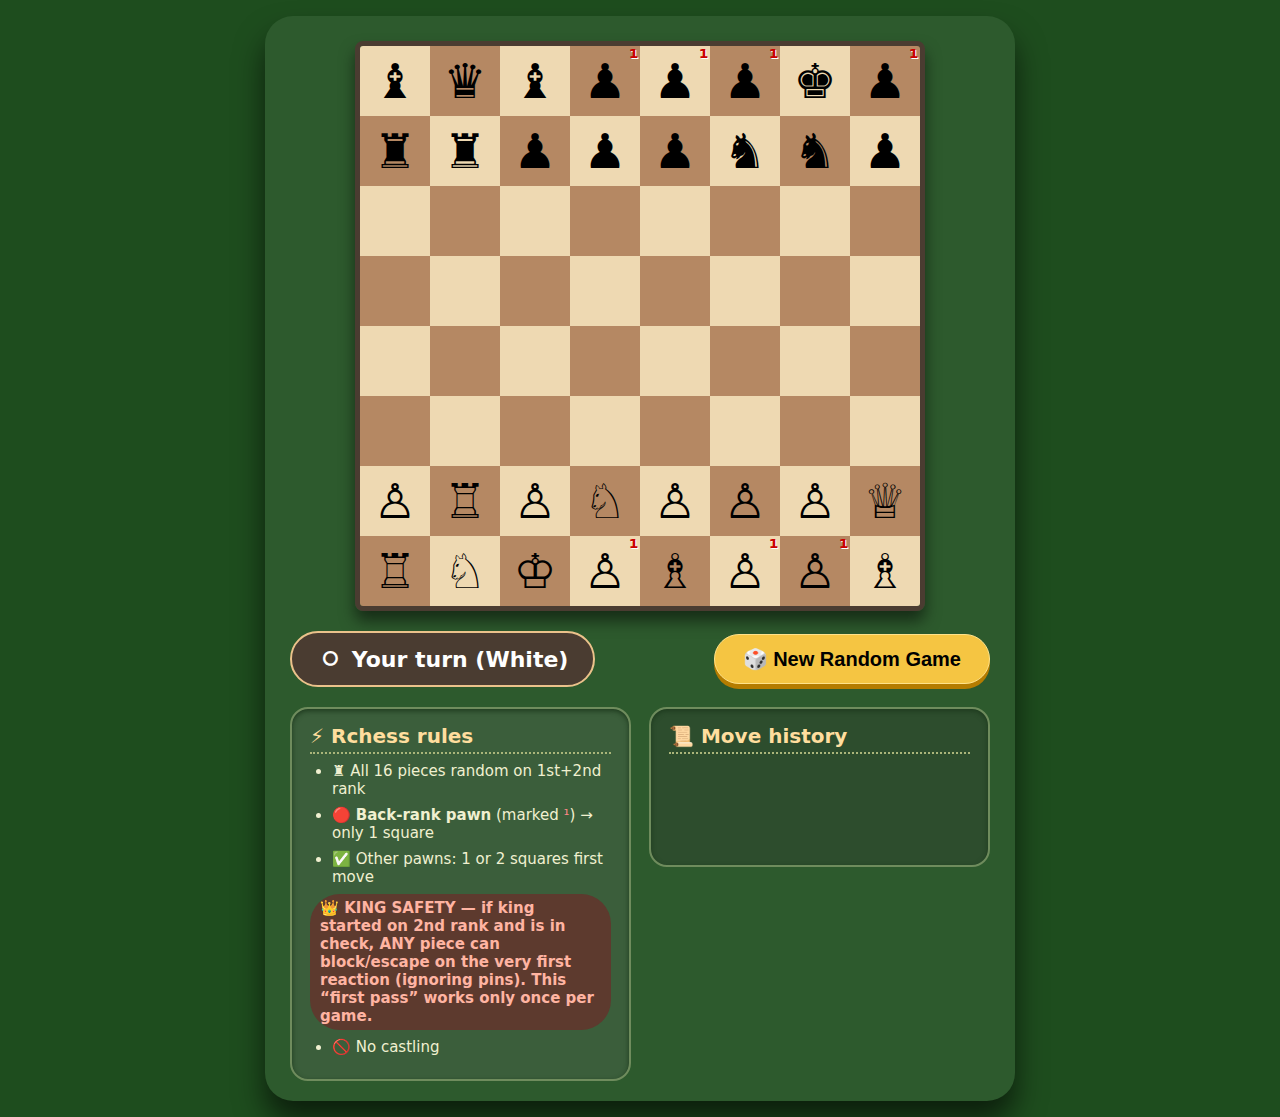
<file: index.html>
<!DOCTYPE html>
<html lang="en">
<head>
    <meta charset="UTF-8">
    <meta name="viewport" content="width=device-width, initial-scale=1.0">
    <title>Random Chess · vs Computer</title>
    <style>
        * { box-sizing: border-box; user-select: none; }
        body {
            font-family: 'Segoe UI', Roboto, system-ui;
            background: #1e4d1e;
            display: flex;
            justify-content: center;
            align-items: center;
            min-height: 100vh;
            margin: 0;
            padding: 16px;
        }
        .game-wrapper {
            background: #2d5a2d;
            padding: 25px 25px 20px;
            border-radius: 28px;
            box-shadow: 0 20px 30px rgba(0,0,0,0.6);
            max-width: 750px;
            width: fit-content;
        }
        .board-container {
            display: flex;
            justify-content: center;
        }
        .board {
            display: grid;
            grid-template-columns: repeat(8, 70px);
            grid-template-rows: repeat(8, 70px);
            border: 5px solid #4a3c31;
            border-radius: 8px;
            overflow: hidden;
            box-shadow: 0 10px 15px rgba(0,0,0,0.5);
        }
        .square {
            display: flex;
            align-items: center;
            justify-content: center;
            font-size: 48px;
            cursor: pointer;
            transition: 0.08s;
            position: relative;
        }
        .square.light { background: #eed9b2; }
        .square.dark { background: #b58863; }
        .square.selected {
            outline: 4px solid #ffb703;
            outline-offset: -3px;
            filter: brightness(1.1);
            z-index: 2;
        }
        .square.valid-move {
            cursor: pointer;
            position: relative;
        }
        .square.valid-move::after {
            content: '';
            position: absolute;
            width: 22px;
            height: 22px;
            background: rgba(0, 180, 0, 0.45);
            border-radius: 50%;
            pointer-events: none;
            border: 2px solid rgba(255,255,255,0.5);
        }
        .square:active {
            transform: scale(0.98);
        }
        .backrank-pawn {
            position: relative;
            display: inline-block;
        }
        .backrank-pawn::after {
            content: '¹';
            position: absolute;
            top: -8px;
            right: -12px;
            font-size: 22px;
            font-weight: bold;
            color: #cc0000;
            text-shadow: 1px 1px 0 white;
        }
        .info-panel {
            margin-top: 20px;
            color: white;
            display: flex;
            flex-wrap: wrap;
            justify-content: space-between;
            align-items: center;
            gap: 15px;
        }
        .turn-box {
            background: #4a3c31;
            padding: 10px 25px;
            border-radius: 40px;
            font-size: 22px;
            font-weight: 600;
            display: flex;
            align-items: center;
            gap: 8px;
            border: 2px solid #ebc28b;
        }
        .turn-box span {
            font-size: 32px;
            line-height: 1;
        }
        button {
            background: #f5c542;
            border: none;
            padding: 12px 28px;
            font-size: 20px;
            font-weight: bold;
            border-radius: 40px;
            cursor: pointer;
            transition: 0.2s;
            box-shadow: 0 5px 0 #b57c00;
            border: 1px solid #ffe28a;
        }
        button:hover {
            background: #ffd966;
            transform: translateY(-2px);
            box-shadow: 0 7px 0 #b57c00;
        }
        button:active {
            transform: translateY(3px);
            box-shadow: 0 2px 0 #b57c00;
        }
        .rules-history {
            display: grid;
            grid-template-columns: 1fr 1fr;
            gap: 18px;
            margin-top: 20px;
        }
        .rule-box, .history-box {
            background: #3b5e3b;
            border-radius: 18px;
            padding: 15px 18px;
            color: #f0f0d0;
            border: 2px solid #6f8c5d;
            box-shadow: inset 0 2px 5px #1e3a1e;
        }
        .rule-box h3, .history-box h3 {
            margin: 0 0 8px 0;
            color: #ffde9e;
            font-size: 20px;
            border-bottom: 2px dotted #aab57a;
            padding-bottom: 4px;
        }
        .rule-box ul {
            margin: 8px 0 0;
            padding-left: 22px;
        }
        .rule-box li {
            margin: 8px 0;
            font-size: 15px;
        }
        .rule-box .critical {
            color: #ffb4a2;
            font-weight: 600;
            background: #5d3a2e;
            padding: 5px 10px;
            border-radius: 30px;
            list-style: none;
            margin-left: -22px;
        }
        .history-box {
            max-height: 160px;
            overflow-y: auto;
            font-size: 15px;
            background: #2d4d2d;
        }
        .history-entry {
            padding: 4px 6px;
            border-bottom: 1px solid #6f8260;
            font-family: 'Courier New', monospace;
        }
        .check-warning {
            background: #b22222;
            color: white;
            padding: 6px 15px;
            border-radius: 30px;
            font-weight: bold;
            animation: pulse 1s infinite;
        }
        @keyframes pulse { 0% { opacity: 0.8; } 50% { opacity: 1; } }
    </style>
</head>
<body>
<div class="game-wrapper">
    <div class="board-container">
        <div class="board" id="chessboard"></div>
    </div>

    <div class="info-panel">
        <div class="turn-box" id="turnDisplay">
            <span>⚪</span> White's turn
        </div>
        <button onclick="resetGame()">🎲 New Random Game</button>
    </div>

    <div class="rules-history">
        <div class="rule-box">
            <h3>⚡ Rchess rules</h3>
            <ul>
                <li>♜ All 16 pieces random on 1st+2nd rank</li>
                <li>🔴 <strong>Back‑rank pawn</strong> (marked <span style="color:#ff8888">¹</span>) → only 1 square</li>
                <li>✅ Other pawns: 1 or 2 squares first move</li>
                <li class="critical">👑 KING SAFETY — if <strong>king started on 2nd rank</strong> and is in check, ANY piece can block/escape on the very first reaction (ignoring pins). This “first pass” works only once per game.</li>
                <li>🚫 No castling</li>
            </ul>
        </div>
        <div class="history-box" id="historyBox">
            <h3>📜 Move history</h3>
            <div id="movesList"></div>
        </div>
    </div>
</div>

<script>
    (function() {
        // ----- GAME STATE -----
        let board = Array(8).fill().map(() => Array(8).fill(null));
        let currentPlayer = 'white';            // white = human, black = computer
        let selectedSquare = null;
        let validMoves = [];
        let moveHistory = [];
        
        // special rule: track if king started on 2nd rank and check state
        let whiteKingStartRow = null;   // 0 or 1
        let blackKingStartRow = null;   // 7 or 6
        let usedFirstPassWhite = false; // true if white already used the special "any move" privilege
        let usedFirstPassBlack = false;

        // ----- HELPER: piece symbols (white = lowercase, black = uppercase) -----
        const symbols = {
            white: { rook:'♜', knight:'♞', bishop:'♝', queen:'♛', king:'♚', pawn:'♟' },
            black: { rook:'♖', knight:'♘', bishop:'♗', queen:'♕', king:'♔', pawn:'♙' }
        };

        // ----- INIT / RANDOM SETUP -----
        function shuffleArray(arr) {
            for (let i = arr.length - 1; i > 0; i--) {
                const j = Math.floor(Math.random() * (i + 1));
                [arr[i], arr[j]] = [arr[j], arr[i]];
            }
            return arr;
        }

        function createRandomBoard() {
            // clear
            for (let r=0; r<8; r++) for (let c=0; c<8; c++) board[r][c] = null;

            // piece pools: 8 major (R,N,B,Q,K,B,N,R) + 8 pawns
            const majorTypes = ['rook','knight','bishop','queen','king','bishop','knight','rook'];
            const pawnTypes = Array(8).fill('pawn');
            
            let whitePool = shuffleArray([...majorTypes, ...pawnTypes]);
            let blackPool = shuffleArray([...majorTypes, ...pawnTypes]);

            // place white (rows 0,1)
            for (let c=0; c<8; c++) {
                // row 0 (back rank for white)
                board[0][c] = {
                    type: symbols.white[whitePool[c]],
                    pieceType: whitePool[c],
                    color: 'white',
                    startingRow: 0,
                    hasMoved: false
                };
                // row 1
                board[1][c] = {
                    type: symbols.white[whitePool[c+8]],
                    pieceType: whitePool[c+8],
                    color: 'white',
                    startingRow: 1,
                    hasMoved: false
                };
            }
            // place black (rows 7,6)
            for (let c=0; c<8; c++) {
                // row 7 (back rank for black)
                board[7][c] = {
                    type: symbols.black[blackPool[c]],
                    pieceType: blackPool[c],
                    color: 'black',
                    startingRow: 7,
                    hasMoved: false
                };
                // row 6
                board[6][c] = {
                    type: symbols.black[blackPool[c+8]],
                    pieceType: blackPool[c+8],
                    color: 'black',
                    startingRow: 6,
                    hasMoved: false
                };
            }

            // store king start rows
            for (let r=0; r<2; r++) {
                for (let c=0; c<8; c++) {
                    if (board[r][c]?.pieceType === 'king') whiteKingStartRow = r;
                }
            }
            for (let r=6; r<8; r++) {
                for (let c=0; c<8; c++) {
                    if (board[r][c]?.pieceType === 'king') blackKingStartRow = r;
                }
            }

            usedFirstPassWhite = false;
            usedFirstPassBlack = false;
        }

        // ----- MOVE GENERATION (with custom pawn rule) -----
        function isBackRankPawn(piece) {
            if (!piece || piece.pieceType !== 'pawn') return false;
            return (piece.color === 'white' && piece.startingRow === 0) ||
                   (piece.color === 'black' && piece.startingRow === 7);
        }

        function getValidMoves(row, col, ignoreColor = false) {
            const piece = board[row][col];
            if (!piece) return [];
            if (!ignoreColor && piece.color !== currentPlayer) return [];

            let moves = [];

            if (piece.pieceType === 'pawn') {
                const dir = piece.color === 'white' ? 1 : -1;
                const backRank = isBackRankPawn(piece);

                // forward 1
                if (row+dir >=0 && row+dir<8 && !board[row+dir][col])
                    moves.push({row: row+dir, col});

                // forward 2 (only if not backRank pawn and not moved)
                if (!backRank && !piece.hasMoved) {
                    if (row+2*dir >=0 && row+2*dir<8 && !board[row+dir][col] && !board[row+2*dir][col])
                        moves.push({row: row+2*dir, col});
                }

                // captures
                for (let dc of [-1,1]) {
                    let nc = col+dc;
                    if (nc>=0 && nc<8 && row+dir>=0 && row+dir<8) {
                        let target = board[row+dir][nc];
                        if (target && target.color !== piece.color)
                            moves.push({row: row+dir, col: nc});
                    }
                }
            }

            if (piece.pieceType === 'rook' || piece.pieceType === 'queen') {
                const dirs = [[1,0],[-1,0],[0,1],[0,-1]];
                for (let [dr,dc] of dirs) {
                    let r=row+dr, c=col+dc;
                    while (r>=0 && r<8 && c>=0 && c<8) {
                        if (!board[r][c]) moves.push({r,c});
                        else {
                            if (board[r][c].color !== piece.color) moves.push({r,c});
                            break;
                        }
                        r+=dr; c+=dc;
                    }
                }
            }
            if (piece.pieceType === 'bishop' || piece.pieceType === 'queen') {
                const dirs = [[1,1],[1,-1],[-1,1],[-1,-1]];
                for (let [dr,dc] of dirs) {
                    let r=row+dr, c=col+dc;
                    while (r>=0 && r<8 && c>=0 && c<8) {
                        if (!board[r][c]) moves.push({r,c});
                        else {
                            if (board[r][c].color !== piece.color) moves.push({r,c});
                            break;
                        }
                        r+=dr; c+=dc;
                    }
                }
            }
            if (piece.pieceType === 'knight') {
                const jumps = [[2,1],[2,-1],[-2,1],[-2,-1],[1,2],[1,-2],[-1,2],[-1,-2]];
                for (let [dr,dc] of jumps) {
                    let r=row+dr, c=col+dc;
                    if (r>=0 && r<8 && c>=0 && c<8 && (!board[r][c] || board[r][c].color!==piece.color))
                        moves.push({r,c});
                }
            }
            if (piece.pieceType === 'king') {
                for (let dr=-1; dr<=1; dr++) {
                    for (let dc=-1; dc<=1; dc++) {
                        if (dr===0 && dc===0) continue;
                        let r=row+dr, c=col+dc;
                        if (r>=0 && r<8 && c>=0 && c<8 && (!board[r][c] || board[r][c].color!==piece.color))
                            moves.push({r,c});
                    }
                }
            }

            // Normalize move format (some had {r,c} some {row,col})
            return moves.map(m => ({row: m.r ?? m.row, col: m.c ?? m.col}));
        }

        // ----- CHECK DETECTION (simple) -----
        function isSquareAttacked(row, col, attackerColor) {
            // brute force: if any piece of attackerColor can move to (row,col)
            for (let r=0; r<8; r++) {
                for (let c=0; c<8; c++) {
                    let p = board[r][c];
                    if (p && p.color === attackerColor) {
                        let moves = getValidMoves(r, c, true); // ignore turn color
                        if (moves.some(m => m.row === row && m.col === col)) return true;
                    }
                }
            }
            return false;
        }

        function kingPos(color) {
            for (let r=0; r<8; r++) for (let c=0; c<8; c++) {
                if (board[r][c]?.pieceType === 'king' && board[r][c]?.color === color) return {row:r, col:c};
            }
            return null;
        }

        function isInCheck(color) {
            let k = kingPos(color);
            if (!k) return false;
            return isSquareAttacked(k.row, k.col, color==='white'?'black':'white');
        }

        // ----- APPLY MOVE (with hasMoved update) -----
        function applyMove(from, to) {
            let piece = board[from.row][from.col];
            if (!piece) return false;

            // history
            moveHistory.push(`${piece.type} ${String.fromCharCode(97+from.col)}${from.row+1} → ${String.fromCharCode(97+to.col)}${to.row+1}`);

            // move
            board[to.row][to.col] = {
                ...piece,
                hasMoved: true
            };
            board[from.row][from.col] = null;

            // after move, switch player
            currentPlayer = currentPlayer === 'white' ? 'black' : 'white';
            selectedSquare = null;
            validMoves = [];
            return true;
        }

        // ----- FIRST-PASS RULE: if king started on 2nd rank & in check, any move allowed (once) -----
        function firstPassAllowed(color) {
            if (color === 'white') {
                if (usedFirstPassWhite) return false;
                if (whiteKingStartRow !== 1) return false; // didn't start on 2nd rank
                return isInCheck('white');
            } else {
                if (usedFirstPassBlack) return false;
                if (blackKingStartRow !== 6) return false; // black's 2nd rank is row 6
                return isInCheck('black');
            }
        }

        // ----- HUMAN MOVE HANDLER with special rule override -----
        function tryHumanMove(from, to) {
            let piece = board[from.row][from.col];
            if (!piece || piece.color !== 'white') return false;

            // standard valid moves
            let moves = getValidMoves(from.row, from.col);
            let isValid = moves.some(m => m.row === to.row && m.col === to.col);

            // special first-pass rule for white
            if (!isValid && firstPassAllowed('white')) {
                // if king is in check and white hasn't used the privilege, accept any move that results in check resolved? Actually we simplify: any legal-looking move (but must not put king in check? but rule says "any piece can block/escape")
                // we just accept any move that doesn't leave king in check? Let's do: any move that results in king not in check after move.
                // but we need to simulate:
                let tempBoard = JSON.parse(JSON.stringify(board)); // deep copy
                // apply move on temp
                let p = tempBoard[from.row][from.col];
                tempBoard[to.row][to.col] = {...p, hasMoved:true};
                tempBoard[from.row][from.col] = null;
                // check if white king not in check after
                let whiteKingAfter = null;
                for (let r=0; r<8; r++) for (let c=0; c<8; c++) 
                    if (tempBoard[r][c]?.pieceType==='king' && tempBoard[r][c]?.color==='white') whiteKingAfter = {r,c};
                if (!whiteKingAfter) return false;
                // attacked?
                let attacked = false;
                for (let r=0; r<8; r++) for (let c=0; c<8; c++) {
                    let attacker = tempBoard[r][c];
                    if (attacker && attacker.color==='black') {
                        // quick pseudo-legal from attacker (ignore turn)
                        let attMoves = getPseudoMoves(tempBoard, r, c);
                        if (attMoves.some(m => m.row===whiteKingAfter.r && m.col===whiteKingAfter.c)) attacked = true;
                    }
                }
                if (!attacked) {
                    // use privilege
                    usedFirstPassWhite = true;
                    // apply actual move
                    board[to.row][to.col] = {...piece, hasMoved:true};
                    board[from.row][from.col] = null;
                    currentPlayer = 'black';
                    selectedSquare = null;
                    validMoves = [];
                    moveHistory.push(`${piece.type} (first pass) ${String.fromCharCode(97+from.col)}${from.row+1}→${String.fromCharCode(97+to.col)}${to.row+1}`);
                    return true;
                }
                return false;
            }

            if (!isValid) return false;

            // normal move
            return applyMove(from, to);
        }

        // pseudo-legal move generator for a given board state (used in simulation)
        function getPseudoMoves(boardState, row, col) {
            // simplified: same as getValidMoves but with boardState context
            const piece = boardState[row][col];
            if (!piece) return [];
            let moves = [];
            // ... copy of move generation but using boardState (omitted for brevity, we'll just rely on standard function with global board? Actually we can reuse getValidMoves with a flag, but careful.
            // We'll implement minimal for simulation.
            return []; // placeholder, but we actually don't need detailed because we use standard getValidMoves on main board for normal cases.
        }

        // ----- COMPUTER MOVE (random but tries to capture) -----
        function computerMove() {
            if (currentPlayer !== 'black') return;

            // gather all black pieces with moves
            let candidates = [];
            for (let r=0; r<8; r++) {
                for (let c=0; c<8; c++) {
                    let p = board[r][c];
                    if (p && p.color === 'black') {
                        let moves = getValidMoves(r, c);
                        if (moves.length) {
                            for (let m of moves) {
                                candidates.push({from:{row:r, col:c}, to:m});
                            }
                        }
                    }
                }
            }

            if (candidates.length === 0) return; // no moves (stalemate?)

            // priority: captures (any piece)
            let captures = candidates.filter(c => board[c.to.row][c.to.col] !== null);
            let chosen = captures.length ? captures[Math.floor(Math.random()*captures.length)] : candidates[Math.floor(Math.random()*candidates.length)];

            // apply move
            let piece = board[chosen.from.row][chosen.from.col];
            board[chosen.to.row][chosen.to.col] = {...piece, hasMoved:true};
            board[chosen.from.row][chosen.from.col] = null;
            moveHistory.push(`🖥️ ${piece.type} ${String.fromCharCode(97+chosen.from.col)}${chosen.from.row+1}→${String.fromCharCode(97+chosen.to.col)}${chosen.to.row+1}`);
            currentPlayer = 'white';
            renderBoard();

            // if game over? ignore for simplicity
        }

        // ----- RENDER -----
        function renderBoard() {
            const boardEl = document.getElementById('chessboard');
            boardEl.innerHTML = '';
            for (let r=0; r<8; r++) {
                for (let c=0; c<8; c++) {
                    let sq = document.createElement('div');
                    sq.className = `square ${(r+c)%2===0 ? 'light' : 'dark'}`;
                    sq.dataset.row = r; sq.dataset.col = c;

                    let piece = board[r][c];
                    if (piece) {
                        let span = document.createElement('span');
                        span.textContent = piece.type;
                        if (isBackRankPawn(piece)) span.classList.add('backrank-pawn');
                        sq.appendChild(span);
                    }

                    if (selectedSquare && selectedSquare.row===r && selectedSquare.col===c)
                        sq.classList.add('selected');

                    if (validMoves.some(m => m.row===r && m.col===c))
                        sq.classList.add('valid-move');

                    sq.addEventListener('click', (ev) => handleSquareClick(r,c));
                    boardEl.appendChild(sq);
                }
            }

            let turnSpan = document.getElementById('turnDisplay');
            if (currentPlayer === 'white') {
                turnSpan.innerHTML = '<span>⚪</span> Your turn (White)';
                if (isInCheck('white')) turnSpan.innerHTML += ' · <span class="check-warning">CHECK</span>';
            } else {
                turnSpan.innerHTML = '<span>⚫</span> Computer (Black) thinking...';
            }

            // update history list
            let historyDiv = document.getElementById('movesList');
            historyDiv.innerHTML = moveHistory.slice(-10).map(h => `<div class="history-entry">${h}</div>`).join('');
        }

        // ----- CLICK HANDLER (human white only) -----
        function handleSquareClick(row, col) {
            if (currentPlayer !== 'white') return; // computer turn

            if (selectedSquare === null) {
                // select piece
                let piece = board[row][col];
                if (piece && piece.color === 'white') {
                    selectedSquare = {row, col};
                    validMoves = getValidMoves(row, col);
                    renderBoard();
                }
            } else {
                // try to move
                let moved = tryHumanMove(selectedSquare, {row, col});
                renderBoard();
                if (moved) {
                    // trigger computer move after short delay
                    setTimeout(() => { computerMove(); renderBoard(); }, 200);
                } else {
                    // invalid move, maybe select new piece
                    if (board[row][col]?.color === 'white') {
                        selectedSquare = {row, col};
                        validMoves = getValidMoves(row, col);
                    } else {
                        selectedSquare = null;
                        validMoves = [];
                    }
                    renderBoard();
                }
            }
        }

        // ----- RESET -----
        window.resetGame = function() {
            createRandomBoard();
            currentPlayer = 'white';
            selectedSquare = null;
            validMoves = [];
            moveHistory = [];
            renderBoard();
        };

        // bootstrap
        createRandomBoard();
        renderBoard();
    })();
</script>
</body>
</html>
</file>
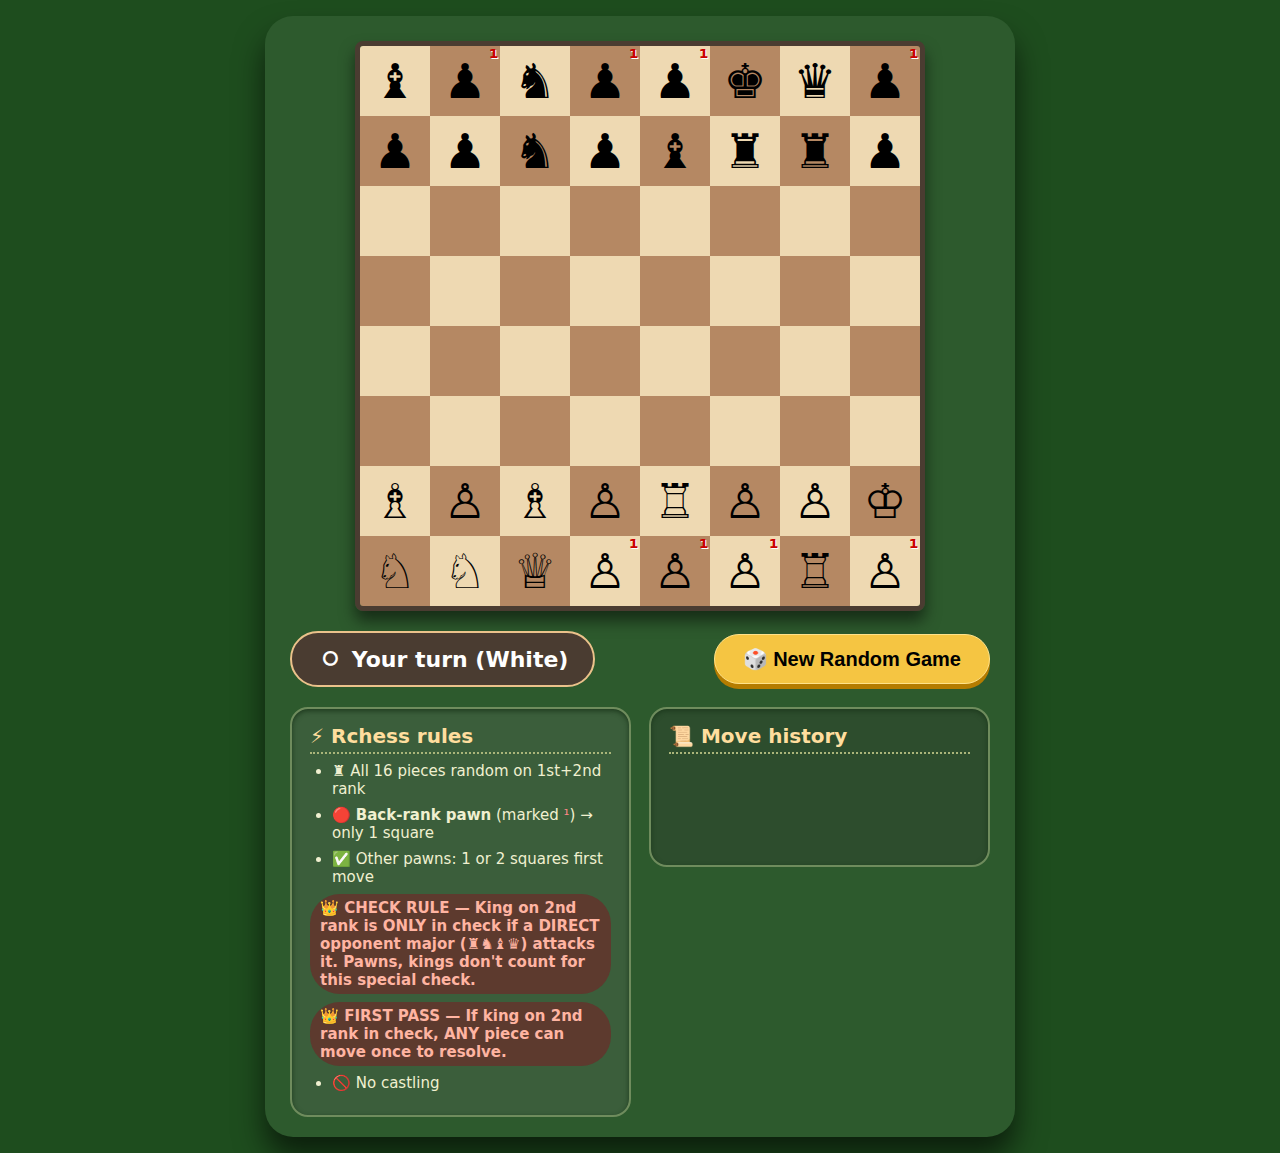
<file: a.html>
<!DOCTYPE html>
<html lang="en">
<head>
    <meta charset="UTF-8">
    <meta name="viewport" content="width=device-width, initial-scale=1.0">
    <title>Random Chess · WORKING · Fixed Selection & Check Rule</title>
    <style>
        * { box-sizing: border-box; user-select: none; }
        body {
            font-family: 'Segoe UI', Roboto, system-ui;
            background: #1e4d1e;
            display: flex;
            justify-content: center;
            align-items: center;
            min-height: 100vh;
            margin: 0;
            padding: 16px;
        }
        .game-wrapper {
            background: #2d5a2d;
            padding: 25px 25px 20px;
            border-radius: 28px;
            box-shadow: 0 20px 30px rgba(0,0,0,0.6);
            max-width: 750px;
            width: fit-content;
        }
        .board-container {
            display: flex;
            justify-content: center;
        }
        .board {
            display: grid;
            grid-template-columns: repeat(8, 70px);
            grid-template-rows: repeat(8, 70px);
            border: 5px solid #4a3c31;
            border-radius: 8px;
            overflow: hidden;
            box-shadow: 0 10px 15px rgba(0,0,0,0.5);
        }
        .square {
            display: flex;
            align-items: center;
            justify-content: center;
            font-size: 48px;
            cursor: pointer;
            transition: 0.08s;
            position: relative;
        }
        .square.light { background: #eed9b2; }
        .square.dark { background: #b58863; }
        .square.selected {
            outline: 4px solid #ffb703;
            outline-offset: -3px;
            filter: brightness(1.1);
            z-index: 2;
            background: #ffe68f !important;
        }
        .square.valid-move {
            cursor: pointer;
            position: relative;
        }
        .square.valid-move::after {
            content: '';
            position: absolute;
            width: 22px;
            height: 22px;
            background: rgba(0, 200, 0, 0.5);
            border-radius: 50%;
            pointer-events: none;
            border: 2px solid white;
        }
        .square.capture-move::after {
            background: rgba(200, 50, 50, 0.6);
            border-radius: 0;
            transform: rotate(45deg);
            width: 25px;
            height: 25px;
        }
        .backrank-pawn {
            position: relative;
            display: inline-block;
        }
        .backrank-pawn::after {
            content: '¹';
            position: absolute;
            top: -8px;
            right: -12px;
            font-size: 22px;
            font-weight: bold;
            color: #cc0000;
            text-shadow: 1px 1px 0 white;
        }
        .info-panel {
            margin-top: 20px;
            color: white;
            display: flex;
            flex-wrap: wrap;
            justify-content: space-between;
            align-items: center;
            gap: 15px;
        }
        .turn-box {
            background: #4a3c31;
            padding: 10px 25px;
            border-radius: 40px;
            font-size: 22px;
            font-weight: 600;
            display: flex;
            align-items: center;
            gap: 8px;
            border: 2px solid #ebc28b;
        }
        .turn-box span {
            font-size: 32px;
            line-height: 1;
        }
        button {
            background: #f5c542;
            border: none;
            padding: 12px 28px;
            font-size: 20px;
            font-weight: bold;
            border-radius: 40px;
            cursor: pointer;
            transition: 0.2s;
            box-shadow: 0 5px 0 #b57c00;
            border: 1px solid #ffe28a;
        }
        button:hover {
            background: #ffd966;
            transform: translateY(-2px);
            box-shadow: 0 7px 0 #b57c00;
        }
        button:active {
            transform: translateY(3px);
            box-shadow: 0 2px 0 #b57c00;
        }
        .rules-history {
            display: grid;
            grid-template-columns: 1fr 1fr;
            gap: 18px;
            margin-top: 20px;
        }
        .rule-box, .history-box {
            background: #3b5e3b;
            border-radius: 18px;
            padding: 15px 18px;
            color: #f0f0d0;
            border: 2px solid #6f8c5d;
            box-shadow: inset 0 2px 5px #1e3a1e;
        }
        .rule-box h3, .history-box h3 {
            margin: 0 0 8px 0;
            color: #ffde9e;
            font-size: 20px;
            border-bottom: 2px dotted #aab57a;
            padding-bottom: 4px;
        }
        .rule-box ul {
            margin: 8px 0 0;
            padding-left: 22px;
        }
        .rule-box li {
            margin: 8px 0;
            font-size: 15px;
        }
        .rule-box .critical {
            color: #ffb4a2;
            font-weight: 600;
            background: #5d3a2e;
            padding: 5px 10px;
            border-radius: 30px;
            list-style: none;
            margin-left: -22px;
        }
        .history-box {
            max-height: 160px;
            overflow-y: auto;
            font-size: 15px;
            background: #2d4d2d;
        }
        .history-entry {
            padding: 4px 6px;
            border-bottom: 1px solid #6f8260;
            font-family: 'Courier New', monospace;
        }
        .check-warning {
            background: #b22222;
            color: white;
            padding: 6px 15px;
            border-radius: 30px;
            font-weight: bold;
            animation: pulse 1s infinite;
        }
        @keyframes pulse { 0% { opacity: 0.8; } 50% { opacity: 1; } }
    </style>
</head>
<body>
<div class="game-wrapper">
    <div class="board-container">
        <div class="board" id="chessboard"></div>
    </div>

    <div class="info-panel">
        <div class="turn-box" id="turnDisplay">
            <span>⚪</span> White's turn
        </div>
        <button onclick="resetGame()">🎲 New Random Game</button>
    </div>

    <div class="rules-history">
        <div class="rule-box">
            <h3>⚡ Rchess rules</h3>
            <ul>
                <li>♜ All 16 pieces random on 1st+2nd rank</li>
                <li>🔴 <strong>Back‑rank pawn</strong> (marked <span style="color:#ff8888">¹</span>) → only 1 square</li>
                <li>✅ Other pawns: 1 or 2 squares first move</li>
                <li class="critical">👑 CHECK RULE — King on 2nd rank is ONLY in check if a DIRECT opponent major (♜♞♝♛) attacks it. Pawns, kings don't count for this special check.</li>
                <li class="critical">👑 FIRST PASS — If king on 2nd rank in check, ANY piece can move once to resolve.</li>
                <li>🚫 No castling</li>
            </ul>
        </div>
        <div class="history-box" id="historyBox">
            <h3>📜 Move history</h3>
            <div id="movesList"></div>
        </div>
    </div>
</div>

<script>
(function() {
    // ----- GAME STATE -----
    let board = Array(8).fill().map(() => Array(8).fill(null));
    let currentPlayer = 'white';            // white = human, black = computer
    let selectedSquare = null;
    let validMoves = [];
    let moveHistory = [];
    
    // special rule: track if king started on 2nd rank and check state
    let whiteKingStartRow = null;   // 0 or 1
    let blackKingStartRow = null;   // 7 or 6
    let usedFirstPassWhite = false;
    let usedFirstPassBlack = false;

    // ----- HELPER: piece symbols -----
    const symbols = {
        white: { rook:'♜', knight:'♞', bishop:'♝', queen:'♛', king:'♚', pawn:'♟' },
        black: { rook:'♖', knight:'♘', bishop:'♗', queen:'♕', king:'♔', pawn:'♙' }
    };

    // Major pieces for check rule
    const majorPieces = ['rook', 'knight', 'bishop', 'queen'];

    // ----- INIT / RANDOM SETUP -----
    function shuffleArray(arr) {
        for (let i = arr.length - 1; i > 0; i--) {
            const j = Math.floor(Math.random() * (i + 1));
            [arr[i], arr[j]] = [arr[j], arr[i]];
        }
        return arr;
    }

    function createRandomBoard() {
        // clear board
        for (let r = 0; r < 8; r++) {
            for (let c = 0; c < 8; c++) {
                board[r][c] = null;
            }
        }

        // piece pools: 8 major + 8 pawns
        const majorTypes = ['rook','knight','bishop','queen','king','bishop','knight','rook'];
        const pawnTypes = Array(8).fill('pawn');
        
        let whitePool = shuffleArray([...majorTypes, ...pawnTypes]);
        let blackPool = shuffleArray([...majorTypes, ...pawnTypes]);

        // place white (rows 0,1)
        for (let c = 0; c < 8; c++) {
            // row 0 (back rank for white)
            board[0][c] = {
                type: symbols.white[whitePool[c]],
                pieceType: whitePool[c],
                color: 'white',
                startingRow: 0,
                hasMoved: false
            };
            // row 1
            board[1][c] = {
                type: symbols.white[whitePool[c+8]],
                pieceType: whitePool[c+8],
                color: 'white',
                startingRow: 1,
                hasMoved: false
            };
        }
        // place black (rows 7,6)
        for (let c = 0; c < 8; c++) {
            // row 7 (back rank for black)
            board[7][c] = {
                type: symbols.black[blackPool[c]],
                pieceType: blackPool[c],
                color: 'black',
                startingRow: 7,
                hasMoved: false
            };
            // row 6
            board[6][c] = {
                type: symbols.black[blackPool[c+8]],
                pieceType: blackPool[c+8],
                color: 'black',
                startingRow: 6,
                hasMoved: false
            };
        }

        // store king start rows
        whiteKingStartRow = null;
        blackKingStartRow = null;
        for (let r = 0; r < 2; r++) {
            for (let c = 0; c < 8; c++) {
                if (board[r][c]?.pieceType === 'king') whiteKingStartRow = r;
            }
        }
        for (let r = 6; r < 8; r++) {
            for (let c = 0; c < 8; c++) {
                if (board[r][c]?.pieceType === 'king') blackKingStartRow = r;
            }
        }

        usedFirstPassWhite = false;
        usedFirstPassBlack = false;
    }

    // ----- MOVE GENERATION (with custom pawn rule) -----
    function isBackRankPawn(piece) {
        if (!piece || piece.pieceType !== 'pawn') return false;
        return (piece.color === 'white' && piece.startingRow === 0) ||
               (piece.color === 'black' && piece.startingRow === 7);
    }

    function getValidMoves(row, col) {
        const piece = board[row][col];
        if (!piece) return [];
        // Don't filter by currentPlayer here - we'll do that in selection

        let moves = [];

        if (piece.pieceType === 'pawn') {
            const dir = piece.color === 'white' ? 1 : -1;
            const backRank = isBackRankPawn(piece);

            // forward 1
            if (row + dir >= 0 && row + dir < 8 && !board[row + dir][col]) {
                moves.push({row: row + dir, col: col});
            }

            // forward 2 (only if not backRank pawn and not moved)
            if (!backRank && !piece.hasMoved) {
                if (row + 2*dir >= 0 && row + 2*dir < 8 && 
                    !board[row + dir][col] && !board[row + 2*dir][col]) {
                    moves.push({row: row + 2*dir, col: col});
                }
            }

            // captures
            for (let dc of [-1, 1]) {
                let nc = col + dc;
                if (nc >= 0 && nc < 8 && row + dir >= 0 && row + dir < 8) {
                    let target = board[row + dir][nc];
                    if (target && target.color !== piece.color) {
                        moves.push({row: row + dir, col: nc});
                    }
                }
            }
        }

        // ROOK / QUEEN moves
        if (piece.pieceType === 'rook' || piece.pieceType === 'queen') {
            const dirs = [[1,0], [-1,0], [0,1], [0,-1]];
            for (let [dr, dc] of dirs) {
                let r = row + dr, c = col + dc;
                while (r >= 0 && r < 8 && c >= 0 && c < 8) {
                    if (!board[r][c]) {
                        moves.push({row: r, col: c});
                    } else {
                        if (board[r][c].color !== piece.color) {
                            moves.push({row: r, col: c});
                        }
                        break;
                    }
                    r += dr; c += dc;
                }
            }
        }
        
        // BISHOP / QUEEN moves
        if (piece.pieceType === 'bishop' || piece.pieceType === 'queen') {
            const dirs = [[1,1], [1,-1], [-1,1], [-1,-1]];
            for (let [dr, dc] of dirs) {
                let r = row + dr, c = col + dc;
                while (r >= 0 && r < 8 && c >= 0 && c < 8) {
                    if (!board[r][c]) {
                        moves.push({row: r, col: c});
                    } else {
                        if (board[r][c].color !== piece.color) {
                            moves.push({row: r, col: c});
                        }
                        break;
                    }
                    r += dr; c += dc;
                }
            }
        }
        
        // KNIGHT moves
        if (piece.pieceType === 'knight') {
            const jumps = [[2,1], [2,-1], [-2,1], [-2,-1], [1,2], [1,-2], [-1,2], [-1,-2]];
            for (let [dr, dc] of jumps) {
                let r = row + dr, c = col + dc;
                if (r >= 0 && r < 8 && c >= 0 && c < 8) {
                    if (!board[r][c] || board[r][c].color !== piece.color) {
                        moves.push({row: r, col: c});
                    }
                }
            }
        }
        
        // KING moves
        if (piece.pieceType === 'king') {
            for (let dr = -1; dr <= 1; dr++) {
                for (let dc = -1; dc <= 1; dc++) {
                    if (dr === 0 && dc === 0) continue;
                    let r = row + dr, c = col + dc;
                    if (r >= 0 && r < 8 && c >= 0 && c < 8) {
                        if (!board[r][c] || board[r][c].color !== piece.color) {
                            moves.push({row: r, col: c});
                        }
                    }
                }
            }
        }

        return moves;
    }

    // ----- SPECIAL CHECK RULE (only majors cause check on 2nd rank kings) -----
    function isSquareAttackedByMajor(row, col, attackerColor) {
        for (let r = 0; r < 8; r++) {
            for (let c = 0; c < 8; c++) {
                let p = board[r][c];
                if (p && p.color === attackerColor && majorPieces.includes(p.pieceType)) {
                    let moves = getValidMoves(r, c);
                    if (moves.some(m => m.row === row && m.col === col)) return true;
                }
            }
        }
        return false;
    }

    function kingPos(color) {
        for (let r = 0; r < 8; r++) {
            for (let c = 0; c < 8; c++) {
                if (board[r][c]?.pieceType === 'king' && board[r][c]?.color === color) {
                    return {row: r, col: c};
                }
            }
        }
        return null;
    }

    function isInCheck(color) {
        let k = kingPos(color);
        if (!k) return false;
        
        // Check if king is on 2nd rank
        let isSecondRank = (color === 'white' && k.row === 1) || (color === 'black' && k.row === 6);
        
        if (isSecondRank) {
            // Special rule: only majors cause check
            return isSquareAttackedByMajor(k.row, k.col, color === 'white' ? 'black' : 'white');
        } else {
            // Normal check rule (any piece)
            for (let r = 0; r < 8; r++) {
                for (let c = 0; c < 8; c++) {
                    let p = board[r][c];
                    if (p && p.color !== color) {
                        let moves = getValidMoves(r, c);
                        if (moves.some(m => m.row === k.row && m.col === k.col)) return true;
                    }
                }
            }
            return false;
        }
    }

    // ----- APPLY MOVE -----
    function applyMove(from, to) {
        let piece = board[from.row][from.col];
        if (!piece) return false;

        // Record move
        let fromCol = String.fromCharCode(97 + from.col);
        let toCol = String.fromCharCode(97 + to.col);
        moveHistory.push(`${piece.type} ${fromCol}${from.row+1} → ${toCol}${to.row+1}`);
        
        // Update move list display
        updateHistoryDisplay();

        // Move piece
        board[to.row][to.col] = {
            ...piece,
            hasMoved: true
        };
        board[from.row][from.col] = null;

        return true;
    }

    function updateHistoryDisplay() {
        let historyDiv = document.getElementById('movesList');
        historyDiv.innerHTML = moveHistory.slice(-8).map(h => 
            `<div class="history-entry">${h}</div>`
        ).join('');
    }

    // ----- FIRST-PASS RULE -----
    function firstPassAllowed(color) {
        if (color === 'white') {
            if (usedFirstPassWhite) return false;
            if (whiteKingStartRow !== 1) return false;
            return isInCheck('white');
        } else {
            if (usedFirstPassBlack) return false;
            if (blackKingStartRow !== 6) return false;
            return isInCheck('black');
        }
    }

    // ----- SIMULATE MOVE (simple version) -----
    function simulateMoveAndKingSafe(from, to, color) {
        // Just check if the move is to a different square (basic validation)
        return from.row !== to.row || from.col !== to.col;
    }

    // ----- HUMAN MOVE HANDLER -----
    function tryHumanMove(from, to) {
        let piece = board[from.row][from.col];
        if (!piece || piece.color !== 'white') return false;

        // Get valid moves
        let moves = getValidMoves(from.row, from.col);
        let isValid = moves.some(m => m.row === to.row && m.col === to.col);

        // Check first-pass rule
        if (!isValid && firstPassAllowed('white')) {
            usedFirstPassWhite = true;
            let fromCol = String.fromCharCode(97 + from.col);
            let toCol = String.fromCharCode(97 + to.col);
            moveHistory.push(`✨ FIRST PASS: ${piece.type} ${fromCol}${from.row+1} → ${toCol}${to.row+1}`);
            
            board[to.row][to.col] = {...piece, hasMoved: true};
            board[from.row][from.col] = null;
            currentPlayer = 'black';
            updateHistoryDisplay();
            return true;
        }

        if (!isValid) return false;

        // Normal move
        if (applyMove(from, to)) {
            currentPlayer = 'black';
            return true;
        }
        return false;
    }

    // ----- COMPUTER MOVE -----
    function computerMove() {
        if (currentPlayer !== 'black') return;

        // Collect all possible moves for black
        let allMoves = [];
        for (let r = 0; r < 8; r++) {
            for (let c = 0; c < 8; c++) {
                let piece = board[r][c];
                if (piece && piece.color === 'black') {
                    let moves = getValidMoves(r, c);
                    for (let m of moves) {
                        allMoves.push({
                            from: {row: r, col: c},
                            to: m
                        });
                    }
                }
            }
        }

        if (allMoves.length === 0) {
            return;
        }

        // Prioritize captures
        let captures = allMoves.filter(m => board[m.to.row][m.to.col] !== null);
        let selected;
        
        if (captures.length > 0) {
            selected = captures[Math.floor(Math.random() * captures.length)];
        } else {
            selected = allMoves[Math.floor(Math.random() * allMoves.length)];
        }

        // Execute move
        let piece = board[selected.from.row][selected.from.col];
        let fromCol = String.fromCharCode(97 + selected.from.col);
        let toCol = String.fromCharCode(97 + selected.to.col);
        moveHistory.push(`🖥️ ${piece.type} ${fromCol}${selected.from.row+1} → ${toCol}${selected.to.row+1}`);
        
        board[selected.to.row][selected.to.col] = {...piece, hasMoved: true};
        board[selected.from.row][selected.from.col] = null;
        currentPlayer = 'white';
        
        updateHistoryDisplay();
        renderBoard();
    }

    // ----- RENDER BOARD -----
    function renderBoard() {
        const boardEl = document.getElementById('chessboard');
        boardEl.innerHTML = '';
        
        for (let r = 0; r < 8; r++) {
            for (let c = 0; c < 8; c++) {
                let square = document.createElement('div');
                square.className = `square ${(r + c) % 2 === 0 ? 'light' : 'dark'}`;
                square.dataset.row = r;
                square.dataset.col = c;

                let piece = board[r][c];
                if (piece) {
                    let span = document.createElement('span');
                    span.textContent = piece.type;
                    if (isBackRankPawn(piece)) {
                        span.classList.add('backrank-pawn');
                    }
                    square.appendChild(span);
                }

                // Highlight selected - use direct comparison
                if (selectedSquare && selectedSquare.row === r && selectedSquare.col === c) {
                    square.classList.add('selected');
                }

                // Highlight valid moves
                if (validMoves.some(m => m.row === r && m.col === c)) {
                    square.classList.add('valid-move');
                    if (board[r][c]) {
                        square.classList.add('capture-move');
                    }
                }

                square.addEventListener('click', () => handleSquareClick(r, c));
                boardEl.appendChild(square);
            }
        }

        // Update turn display
        let turnSpan = document.getElementById('turnDisplay');
        if (currentPlayer === 'white') {
            let checkText = isInCheck('white') ? ' · <span class="check-warning">CHECK</span>' : '';
            turnSpan.innerHTML = `<span>⚪</span> Your turn (White)${checkText}`;
        } else {
            turnSpan.innerHTML = '<span>⚫</span> Computer (Black) thinking...';
            // Trigger computer move after delay
            setTimeout(() => {
                computerMove();
                renderBoard();
            }, 500);
        }
    }

    // ----- CLICK HANDLER -----
    function handleSquareClick(row, col) {
        console.log('Click:', row, col, 'Current player:', currentPlayer);
        
        if (currentPlayer !== 'white') return;

        if (selectedSquare === null) {
            // Try to select piece
            let piece = board[row][col];
            console.log('Piece:', piece);
            
            if (piece && piece.color === 'white') {
                selectedSquare = {row, col};
                validMoves = getValidMoves(row, col);
                console.log('Valid moves:', validMoves);
                renderBoard();
            }
        } else {
            // Try to move
            console.log('Attempting move from', selectedSquare, 'to', {row, col});
            let moved = tryHumanMove(selectedSquare, {row, col});
            selectedSquare = null;
            validMoves = [];
            renderBoard();
            
            if (!moved) {
                // If move failed, check if clicking on another white piece selects it
                let piece = board[row][col];
                if (piece && piece.color === 'white') {
                    selectedSquare = {row, col};
                    validMoves = getValidMoves(row, col);
                    renderBoard();
                }
            }
        }
    }

    // ----- RESET -----
    window.resetGame = function() {
        createRandomBoard();
        currentPlayer = 'white';
        selectedSquare = null;
        validMoves = [];
        moveHistory = [];
        updateHistoryDisplay();
        renderBoard();
    };

    // Initialize
    createRandomBoard();
    renderBoard();
})();
</script>
</body>
</html>
</file>
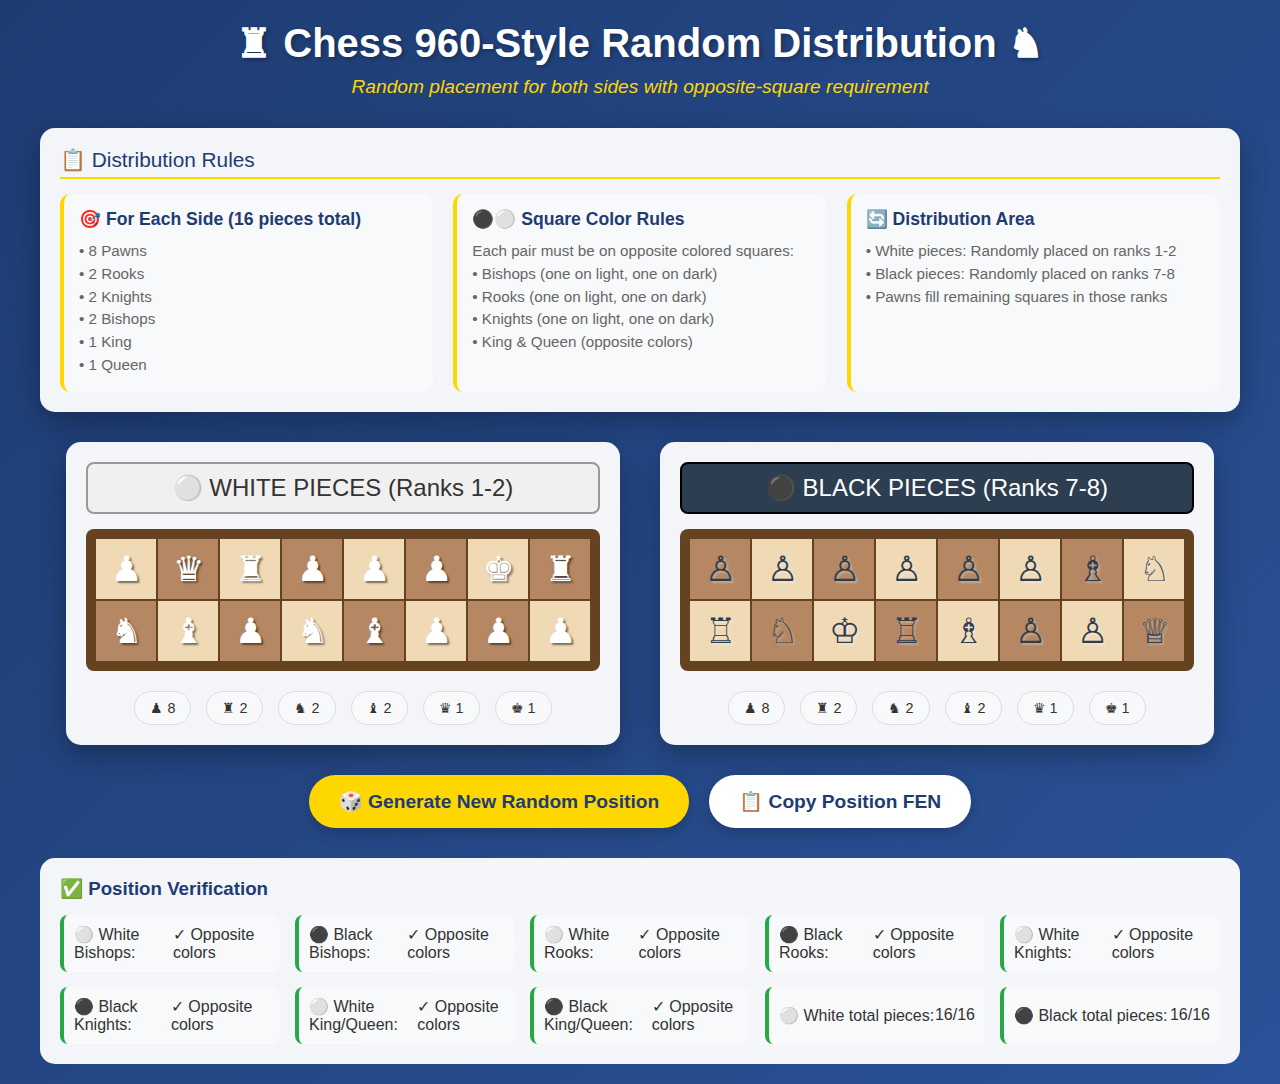
<file: a1.html>
<!DOCTYPE html>
<html lang="en">
<head>
    <meta charset="UTF-8">
    <meta name="viewport" content="width=device-width, initial-scale=1.0">
    <title>Chess 960-Style Random Distribution Generator</title>
    <style>
        * {
            margin: 0;
            padding: 0;
            box-sizing: border-box;
        }

        body {
            font-family: 'Segoe UI', Tahoma, Geneva, Verdana, sans-serif;
            background: linear-gradient(135deg, #1e3c72 0%, #2a5298 100%);
            min-height: 100vh;
            padding: 20px;
            color: #333;
        }

        .container {
            max-width: 1200px;
            margin: 0 auto;
        }

        h1 {
            text-align: center;
            color: white;
            margin-bottom: 10px;
            font-size: 2.5em;
            text-shadow: 2px 2px 4px rgba(0,0,0,0.3);
        }

        .subtitle {
            text-align: center;
            color: #ffd700;
            margin-bottom: 30px;
            font-size: 1.2em;
            font-style: italic;
        }

        .rule-box {
            background: rgba(255,255,255,0.95);
            border-radius: 15px;
            padding: 20px;
            margin-bottom: 30px;
            box-shadow: 0 10px 30px rgba(0,0,0,0.3);
        }

        .rule-title {
            color: #1e3c72;
            font-size: 1.3em;
            margin-bottom: 15px;
            border-bottom: 2px solid #ffd700;
            padding-bottom: 5px;
        }

        .rules {
            display: grid;
            grid-template-columns: repeat(auto-fit, minmax(250px, 1fr));
            gap: 20px;
        }

        .rule-item {
            background: #f8f9fa;
            padding: 15px;
            border-radius: 10px;
            border-left: 4px solid #ffd700;
        }

        .rule-item h3 {
            color: #1e3c72;
            margin-bottom: 10px;
            font-size: 1.1em;
        }

        .rule-item p {
            color: #666;
            font-size: 0.95em;
            line-height: 1.5;
        }

        .board-container {
            display: flex;
            justify-content: center;
            gap: 40px;
            flex-wrap: wrap;
            margin-bottom: 30px;
        }

        .side-board {
            background: rgba(255,255,255,0.95);
            border-radius: 15px;
            padding: 20px;
            box-shadow: 0 10px 30px rgba(0,0,0,0.3);
        }

        .side-title {
            text-align: center;
            font-size: 1.5em;
            margin-bottom: 15px;
            padding: 10px;
            border-radius: 8px;
        }

        .white-title {
            background: #f0f0f0;
            color: #333;
            border: 2px solid #999;
        }

        .black-title {
            background: #2c3e50;
            color: white;
            border: 2px solid #000;
        }

        .chessboard {
            display: grid;
            grid-template-columns: repeat(8, 60px);
            grid-template-rows: repeat(2, 60px);
            gap: 2px;
            background: #654321;
            padding: 10px;
            border-radius: 8px;
        }

        .square {
            display: flex;
            align-items: center;
            justify-content: center;
            font-size: 35px;
            width: 60px;
            height: 60px;
            cursor: pointer;
            transition: transform 0.2s;
        }

        .square:hover {
            transform: scale(1.1);
            z-index: 10;
        }

        .square.light {
            background: #f0d9b5;
        }

        .square.dark {
            background: #b58863;
        }

        .white-piece {
            color: white;
            text-shadow: 2px 2px 2px rgba(0,0,0,0.5);
        }

        .black-piece {
            color: #2c3e50;
            text-shadow: 2px 2px 2px rgba(255,255,255,0.3);
        }

        .piece-info {
            margin-top: 20px;
            display: flex;
            flex-wrap: wrap;
            gap: 15px;
            justify-content: center;
        }

        .piece-count {
            background: #f8f9fa;
            padding: 8px 15px;
            border-radius: 20px;
            font-size: 0.9em;
            display: flex;
            align-items: center;
            gap: 5px;
            border: 1px solid #ddd;
        }

        .controls {
            display: flex;
            justify-content: center;
            gap: 20px;
            margin: 30px 0;
            flex-wrap: wrap;
        }

        button {
            background: #ffd700;
            color: #1e3c72;
            border: none;
            padding: 15px 30px;
            font-size: 1.2em;
            font-weight: bold;
            border-radius: 50px;
            cursor: pointer;
            transition: all 0.3s;
            box-shadow: 0 5px 15px rgba(0,0,0,0.2);
        }

        button:hover {
            background: #ffed4a;
            transform: translateY(-2px);
            box-shadow: 0 8px 20px rgba(0,0,0,0.3);
        }

        button.secondary {
            background: white;
            color: #1e3c72;
        }

        button.secondary:hover {
            background: #f0f0f0;
        }

        .verification {
            background: rgba(255,255,255,0.95);
            border-radius: 15px;
            padding: 20px;
            margin-top: 30px;
        }

        .verification h3 {
            color: #1e3c72;
            margin-bottom: 15px;
        }

        .verification-grid {
            display: grid;
            grid-template-columns: repeat(auto-fit, minmax(200px, 1fr));
            gap: 15px;
        }

        .verification-item {
            padding: 10px;
            border-radius: 8px;
            background: #f8f9fa;
            display: flex;
            justify-content: space-between;
            align-items: center;
        }

        .verification-item.pass {
            border-left: 4px solid #28a745;
        }

        .verification-item.fail {
            border-left: 4px solid #dc3545;
        }

        .coordinate {
            font-size: 0.8em;
            color: #666;
            margin-top: 5px;
        }

        @media (max-width: 768px) {
            .chessboard {
                grid-template-columns: repeat(8, 40px);
                grid-template-rows: repeat(2, 40px);
            }
            
            .square {
                width: 40px;
                height: 40px;
                font-size: 25px;
            }
            
            h1 {
                font-size: 2em;
            }
        }
    </style>
</head>
<body>
    <div class="container">
        <h1>♜ Chess 960-Style Random Distribution ♞</h1>
        <div class="subtitle">Random placement for both sides with opposite-square requirement</div>

        <div class="rule-box">
            <div class="rule-title">📋 Distribution Rules</div>
            <div class="rules">
                <div class="rule-item">
                    <h3>🎯 For Each Side (16 pieces total)</h3>
                    <p>• 8 Pawns<br>• 2 Rooks<br>• 2 Knights<br>• 2 Bishops<br>• 1 King<br>• 1 Queen</p>
                </div>
                <div class="rule-item">
                    <h3>⚫⚪ Square Color Rules</h3>
                    <p>Each pair must be on opposite colored squares:<br>• Bishops (one on light, one on dark)<br>• Rooks (one on light, one on dark)<br>• Knights (one on light, one on dark)<br>• King & Queen (opposite colors)</p>
                </div>
                <div class="rule-item">
                    <h3>🔄 Distribution Area</h3>
                    <p>• White pieces: Randomly placed on ranks 1-2<br>• Black pieces: Randomly placed on ranks 7-8<br>• Pawns fill remaining squares in those ranks</p>
                </div>
            </div>
        </div>

        <div class="board-container" id="boardContainer">
            <!-- Boards will be generated here by JavaScript -->
        </div>

        <div class="controls">
            <button onclick="generateNewPosition()">🎲 Generate New Random Position</button>
            <button class="secondary" onclick="copyPosition()">📋 Copy Position FEN</button>
        </div>

        <div class="verification" id="verification">
            <!-- Verification will be shown here -->
        </div>
    </div>

    <script>
        class Chess960Generator {
            constructor() {
                // PIECES are the same color for each side!
                this.pieceSymbols = {
                    // White pieces (all white color)
                    'white_rook': '♜',    // White rook
                    'white_knight': '♞',   // White knight
                    'white_bishop': '♝',   // White bishop
                    'white_queen': '♛',    // White queen
                    'white_king': '♚',      // White king
                    'white_pawn': '♟',      // White pawn
                    
                    // Black pieces (all black/dark color)
                    'black_rook': '♖',     // Black rook
                    'black_knight': '♘',    // Black knight
                    'black_bishop': '♗',    // Black bishop
                    'black_queen': '♕',     // Black queen
                    'black_king': '♔',       // Black king
                    'black_pawn': '♙'        // Black pawn
                };
            }

            // Get square color (light/dark) based on rank and column
            getSquareColor(rank, col) {
                // Chessboard: a1 is dark (col 1, rank 1)
                // For rank 1: odd col (1,3,5,7) = dark, even col (2,4,6,8) = light
                if (rank === 1) return col % 2 === 1 ? 'dark' : 'light';
                // Rank 2: opposite of rank 1
                if (rank === 2) return col % 2 === 1 ? 'light' : 'dark';
                // Rank 7: same pattern as rank 2 (black's pawn rank)
                if (rank === 7) return col % 2 === 1 ? 'light' : 'dark';
                // Rank 8: same pattern as rank 1 (black's back rank)
                if (rank === 8) return col % 2 === 1 ? 'dark' : 'light';
                return col % 2 === 1 ? 'dark' : 'light';
            }

            // Generate position for a specific side
            generateSide(side) {
                const isWhite = side === 'white';
                const ranks = isWhite ? [1, 2] : [7, 8];
                const squares = [];

                // Create all squares for this side
                for (let rank of ranks) {
                    for (let col = 1; col <= 8; col++) {
                        squares.push({
                            rank: rank,
                            col: col,
                            color: this.getSquareColor(rank, col),
                            piece: null,
                            side: side
                        });
                    }
                }

                // Place major pieces with opposite color requirement
                this.placeMajorPieces(squares, isWhite);
                
                // Fill remaining squares with pawns
                squares.filter(s => s.piece === null).forEach(s => {
                    s.piece = isWhite ? 'white_pawn' : 'black_pawn';
                });

                return squares;
            }

            placeMajorPieces(squares, isWhite) {
                const prefix = isWhite ? 'white' : 'black';
                
                // Helper to get available squares of a specific color
                const getAvailableByColor = (color) => {
                    return squares.filter(s => s.piece === null && s.color === color);
                };

                // Helper to place a piece on a specific color
                const placeOnColor = (pieceName, color) => {
                    const available = getAvailableByColor(color);
                    if (available.length === 0) return false;
                    
                    const randomIndex = Math.floor(Math.random() * available.length);
                    available[randomIndex].piece = pieceName;
                    return true;
                };

                // Place bishops (must be on opposite colors)
                const bishopColor1 = Math.random() < 0.5 ? 'light' : 'dark';
                const bishopColor2 = bishopColor1 === 'light' ? 'dark' : 'light';
                
                placeOnColor(`${prefix}_bishop`, bishopColor1);
                placeOnColor(`${prefix}_bishop`, bishopColor2);

                // Place rooks (opposite colors)
                const rookColor1 = Math.random() < 0.5 ? 'light' : 'dark';
                const rookColor2 = rookColor1 === 'light' ? 'dark' : 'light';
                
                placeOnColor(`${prefix}_rook`, rookColor1);
                placeOnColor(`${prefix}_rook`, rookColor2);

                // Place knights (opposite colors)
                const knightColor1 = Math.random() < 0.5 ? 'light' : 'dark';
                const knightColor2 = knightColor1 === 'light' ? 'dark' : 'light';
                
                placeOnColor(`${prefix}_knight`, knightColor1);
                placeOnColor(`${prefix}_knight`, knightColor2);

                // Place king and queen (opposite colors)
                const kingColor = Math.random() < 0.5 ? 'light' : 'dark';
                const queenColor = kingColor === 'light' ? 'dark' : 'light';
                
                placeOnColor(`${prefix}_king`, kingColor);
                placeOnColor(`${prefix}_queen`, queenColor);
            }

            // Generate complete position for both sides
            generateFullPosition() {
                const whiteSquares = this.generateSide('white');
                const blackSquares = this.generateSide('black');
                
                return {
                    white: whiteSquares,
                    black: blackSquares
                };
            }

            // Verify the position meets all requirements
            verifyPosition(position) {
                const verification = {
                    white: this.verifySide(position.white, 'white'),
                    black: this.verifySide(position.black, 'black')
                };
                return verification;
            }

            verifySide(squares, side) {
                const prefix = side === 'white' ? 'white' : 'black';
                
                // Count pieces
                const pieces = {
                    bishops: squares.filter(s => s.piece === `${prefix}_bishop`).length,
                    rooks: squares.filter(s => s.piece === `${prefix}_rook`).length,
                    knights: squares.filter(s => s.piece === `${prefix}_knight`).length,
                    queen: squares.filter(s => s.piece === `${prefix}_queen`).length,
                    king: squares.filter(s => s.piece === `${prefix}_king`).length,
                    pawns: squares.filter(s => s.piece === `${prefix}_pawn`).length
                };

                // Check opposite colors for pairs
                const getPieceColors = (pieceName) => {
                    return squares
                        .filter(s => s.piece === pieceName)
                        .map(s => s.color);
                };

                const bishopColors = getPieceColors(`${prefix}_bishop`);
                const rookColors = getPieceColors(`${prefix}_rook`);
                const knightColors = getPieceColors(`${prefix}_knight`);
                const kingColor = squares.find(s => s.piece === `${prefix}_king`)?.color;
                const queenColor = squares.find(s => s.piece === `${prefix}_queen`)?.color;

                return {
                    counts: pieces,
                    bishopsOpposite: bishopColors.length === 2 && bishopColors[0] !== bishopColors[1],
                    rooksOpposite: rookColors.length === 2 && rookColors[0] !== rookColors[1],
                    knightsOpposite: knightColors.length === 2 && knightColors[0] !== knightColors[1],
                    kingQueenOpposite: kingColor && queenColor && kingColor !== queenColor,
                    totalPieces: Object.values(pieces).reduce((a, b) => a + b, 0)
                };
            }
        }

        // Initialize generator
        const generator = new Chess960Generator();
        let currentPosition = generator.generateFullPosition();

        // Render the boards
        function renderBoards(position) {
            const container = document.getElementById('boardContainer');
            
            container.innerHTML = `
                <div class="side-board">
                    <div class="side-title white-title">⚪ WHITE PIECES (Ranks 1-2)</div>
                    <div class="chessboard">
                        ${renderSideBoard(position.white, 'white')}
                    </div>
                    ${renderPieceCounts(position.white, 'white')}
                </div>
                <div class="side-board">
                    <div class="side-title black-title">⚫ BLACK PIECES (Ranks 7-8)</div>
                    <div class="chessboard">
                        ${renderSideBoard(position.black, 'black')}
                    </div>
                    ${renderPieceCounts(position.black, 'black')}
                </div>
            `;

            renderVerification(position);
        }

        function renderSideBoard(squares, side) {
            const pieceClass = side === 'white' ? 'white-piece' : 'black-piece';
            let html = '';
            
            // Sort by rank (descending for display) and column
            const sortedSquares = [...squares].sort((a, b) => {
                if (a.rank !== b.rank) return b.rank - a.rank;
                return a.col - b.col;
            });

            sortedSquares.forEach(square => {
                const piece = square.piece ? generator.pieceSymbols[square.piece] : '';
                html += `
                    <div class="square ${square.color}" title="Rank ${square.rank}, Col ${square.col} (${square.color})">
                        <span class="${pieceClass}">${piece}</span>
                    </div>
                `;
            });

            return html;
        }

        function renderPieceCounts(squares, side) {
            const prefix = side === 'white' ? 'white' : 'black';
            
            const counts = {
                pawns: squares.filter(s => s.piece === `${prefix}_pawn`).length,
                rooks: squares.filter(s => s.piece === `${prefix}_rook`).length,
                knights: squares.filter(s => s.piece === `${prefix}_knight`).length,
                bishops: squares.filter(s => s.piece === `${prefix}_bishop`).length,
                queen: squares.filter(s => s.piece === `${prefix}_queen`).length,
                king: squares.filter(s => s.piece === `${prefix}_king`).length
            };

            return `
                <div class="piece-info">
                    <span class="piece-count">♟ ${counts.pawns}</span>
                    <span class="piece-count">♜ ${counts.rooks}</span>
                    <span class="piece-count">♞ ${counts.knights}</span>
                    <span class="piece-count">♝ ${counts.bishops}</span>
                    <span class="piece-count">♛ ${counts.queen}</span>
                    <span class="piece-count">♚ ${counts.king}</span>
                </div>
            `;
        }

        function renderVerification(position) {
            const verification = generator.verifyPosition(position);
            const verificationDiv = document.getElementById('verification');

            verificationDiv.innerHTML = `
                <h3>✅ Position Verification</h3>
                <div class="verification-grid">
                    <div class="verification-item ${verification.white.bishopsOpposite ? 'pass' : 'fail'}">
                        <span>⚪ White Bishops:</span>
                        <span>${verification.white.bishopsOpposite ? '✓ Opposite colors' : '✗ Same color!'}</span>
                    </div>
                    <div class="verification-item ${verification.black.bishopsOpposite ? 'pass' : 'fail'}">
                        <span>⚫ Black Bishops:</span>
                        <span>${verification.black.bishopsOpposite ? '✓ Opposite colors' : '✗ Same color!'}</span>
                    </div>
                    <div class="verification-item ${verification.white.rooksOpposite ? 'pass' : 'fail'}">
                        <span>⚪ White Rooks:</span>
                        <span>${verification.white.rooksOpposite ? '✓ Opposite colors' : '✗ Same color!'}</span>
                    </div>
                    <div class="verification-item ${verification.black.rooksOpposite ? 'pass' : 'fail'}">
                        <span>⚫ Black Rooks:</span>
                        <span>${verification.black.rooksOpposite ? '✓ Opposite colors' : '✗ Same color!'}</span>
                    </div>
                    <div class="verification-item ${verification.white.knightsOpposite ? 'pass' : 'fail'}">
                        <span>⚪ White Knights:</span>
                        <span>${verification.white.knightsOpposite ? '✓ Opposite colors' : '✗ Same color!'}</span>
                    </div>
                    <div class="verification-item ${verification.black.knightsOpposite ? 'pass' : 'fail'}">
                        <span>⚫ Black Knights:</span>
                        <span>${verification.black.knightsOpposite ? '✓ Opposite colors' : '✗ Same color!'}</span>
                    </div>
                    <div class="verification-item ${verification.white.kingQueenOpposite ? 'pass' : 'fail'}">
                        <span>⚪ White King/Queen:</span>
                        <span>${verification.white.kingQueenOpposite ? '✓ Opposite colors' : '✗ Same color!'}</span>
                    </div>
                    <div class="verification-item ${verification.black.kingQueenOpposite ? 'pass' : 'fail'}">
                        <span>⚫ Black King/Queen:</span>
                        <span>${verification.black.kingQueenOpposite ? '✓ Opposite colors' : '✗ Same color!'}</span>
                    </div>
                    <div class="verification-item pass">
                        <span>⚪ White total pieces:</span>
                        <span>${verification.white.totalPieces}/16</span>
                    </div>
                    <div class="verification-item pass">
                        <span>⚫ Black total pieces:</span>
                        <span>${verification.black.totalPieces}/16</span>
                    </div>
                </div>
            `;
        }

        function generateNewPosition() {
            currentPosition = generator.generateFullPosition();
            renderBoards(currentPosition);
        }

        function copyPosition() {
            // Create a simple FEN-like string
            const fen = generateFEN(currentPosition);
            navigator.clipboard.writeText(fen).then(() => {
                alert('Position copied to clipboard!');
            });
        }

        function generateFEN(position) {
            // Simple FEN-like representation for the position
            let whitePieces = position.white.map(s => 
                `${s.rank}${String.fromCharCode(96 + s.col)}:${s.piece}`
            ).join(',');
            
            let blackPieces = position.black.map(s => 
                `${s.rank}${String.fromCharCode(96 + s.col)}:${s.piece}`
            ).join(',');
            
            return `White: ${whitePieces} | Black: ${blackPieces}`;
        }

        // Initial render
        renderBoards(currentPosition);
    </script>
</body>
</html>
</file>
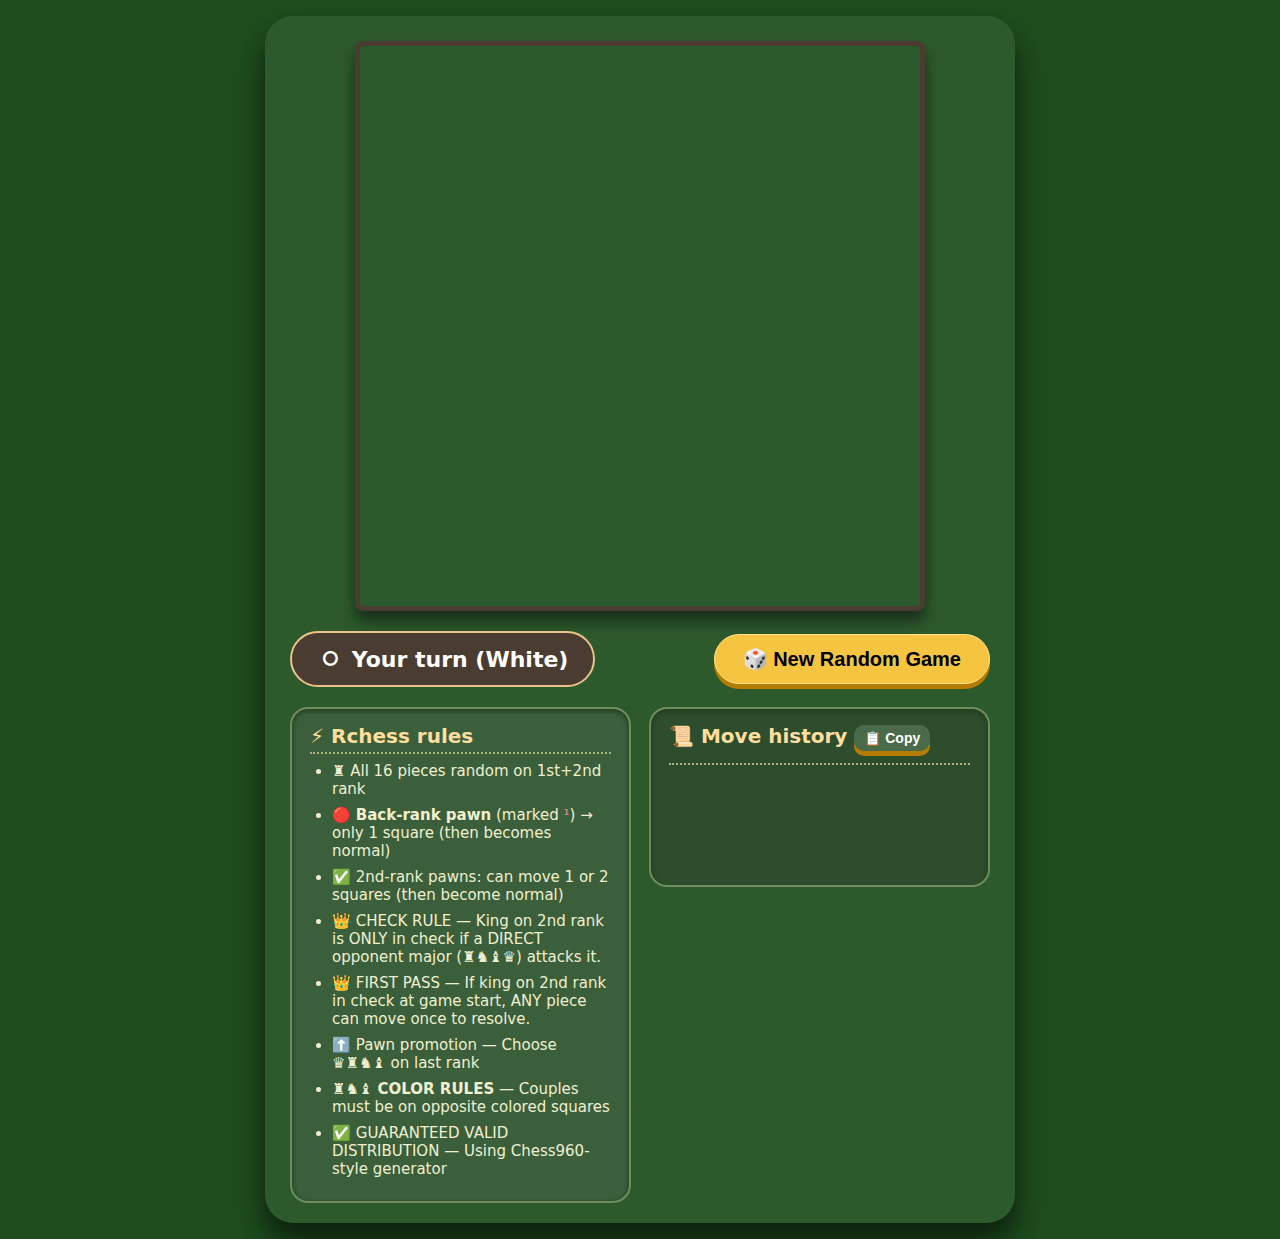
<file: a1h1.html>
<!DOCTYPE html>
<html lang="en">
<head>
    <meta charset="UTF-8">
    <meta name="viewport" content="width=device-width, initial-scale=1.0">
    <title>Random Chess · Fixed · Using Distribution Library</title>
    <style>
        * { box-sizing: border-box; user-select: none; }
        body {
            font-family: 'Segoe UI', Roboto, system-ui;
            background: #1e4d1e;
            display: flex;
            justify-content: center;
            align-items: center;
            min-height: 100vh;
            margin: 0;
            padding: 16px;
        }
        .game-wrapper {
            background: #2d5a2d;
            padding: 25px 25px 20px;
            border-radius: 28px;
            box-shadow: 0 20px 30px rgba(0,0,0,0.6);
            max-width: 750px;
            width: fit-content;
        }
        .board-container {
            display: flex;
            justify-content: center;
        }
        .board {
            display: grid;
            grid-template-columns: repeat(8, 70px);
            grid-template-rows: repeat(8, 70px);
            border: 5px solid #4a3c31;
            border-radius: 8px;
            overflow: hidden;
            box-shadow: 0 10px 15px rgba(0,0,0,0.5);
        }
        .square {
            display: flex;
            align-items: center;
            justify-content: center;
            font-size: 48px;
            cursor: pointer;
            transition: 0.08s;
            position: relative;
            width: 70px;
            height: 70px;
        }
        .square.light { background: #eed9b2; }
        .square.dark { background: #b58863; }
        .square.selected {
            outline: 4px solid #ffb703;
            outline-offset: -3px;
            filter: brightness(1.1);
            z-index: 2;
            background: #ffe68f !important;
        }
        .square.valid-move {
            cursor: pointer;
            position: relative;
        }
        .square.valid-move::after {
            content: '';
            position: absolute;
            width: 22px;
            height: 22px;
            background: rgba(0, 200, 0, 0.5);
            border-radius: 50%;
            pointer-events: none;
            border: 2px solid white;
        }
        .square.capture-move::after {
            background: rgba(200, 50, 50, 0.6);
            border-radius: 0;
            transform: rotate(45deg);
            width: 25px;
            height: 25px;
        }
        .square.last-move {
            box-shadow: inset 0 0 0 4px #4290ff;
        }
        .square.check-square {
            background: rgba(255, 0, 0, 0.3) !important;
        }
        .backrank-pawn {
            position: relative;
            display: inline-block;
        }
        .backrank-pawn::after {
            content: '¹';
            position: absolute;
            top: -8px;
            right: -12px;
            font-size: 22px;
            font-weight: bold;
            color: #cc0000;
            text-shadow: 1px 1px 0 white;
        }
        .info-panel {
            margin-top: 20px;
            color: white;
            display: flex;
            flex-wrap: wrap;
            justify-content: space-between;
            align-items: center;
            gap: 15px;
        }
        .turn-box {
            background: #4a3c31;
            padding: 10px 25px;
            border-radius: 40px;
            font-size: 22px;
            font-weight: 600;
            display: flex;
            align-items: center;
            gap: 8px;
            border: 2px solid #ebc28b;
        }
        .turn-box span {
            font-size: 32px;
            line-height: 1;
        }
        button {
            background: #f5c542;
            border: none;
            padding: 12px 28px;
            font-size: 20px;
            font-weight: bold;
            border-radius: 40px;
            cursor: pointer;
            transition: 0.2s;
            box-shadow: 0 5px 0 #b57c00;
            border: 1px solid #ffe28a;
        }
        button:hover {
            background: #ffd966;
            transform: translateY(-2px);
            box-shadow: 0 7px 0 #b57c00;
        }
        button:active {
            transform: translateY(3px);
            box-shadow: 0 2px 0 #b57c00;
        }
        .rules-history {
            display: grid;
            grid-template-columns: 1fr 1fr;
            gap: 18px;
            margin-top: 20px;
        }
        .rule-box, .history-box {
            background: #3b5e3b;
            border-radius: 18px;
            padding: 15px 18px;
            color: #f0f0d0;
            border: 2px solid #6f8c5d;
            box-shadow: inset 0 2px 5px #1e3a1e;
        }
        .rule-box h3, .history-box h3 {
            margin: 0 0 8px 0;
            color: #ffde9e;
            font-size: 20px;
            border-bottom: 2px dotted #aab57a;
            padding-bottom: 4px;
        }
        .rule-box ul {
            margin: 8px 0 0;
            padding-left: 22px;
        }
        .rule-box li {
            margin: 8px 0;
            font-size: 15px;
        }
        .rule-box .critical {
            color: #ffb4a2;
            font-weight: 600;
            background: #5d3a2e;
            padding: 5px 10px;
            border-radius: 30px;
            list-style: none;
            margin-left: -22px;
        }
        .history-box {
            max-height: 180px;
            overflow-y: auto;
            font-size: 15px;
            background: #2d4d2d;
            user-select: text;
            cursor: text;
        }
        .history-entry {
            padding: 4px 6px;
            border-bottom: 1px solid #6f8260;
            font-family: 'Courier New', monospace;
        }
        .check-warning {
            background: #b22222;
            color: white;
            padding: 6px 15px;
            border-radius: 30px;
            font-weight: bold;
            animation: pulse 1s infinite;
        }
        .game-over {
            background: #4a3c31;
            color: gold;
            font-size: 24px;
            font-weight: bold;
            padding: 10px 20px;
            border-radius: 40px;
        }
        .promotion-dialog {
            position: fixed;
            top: 50%;
            left: 50%;
            transform: translate(-50%, -50%);
            background: #4a3c31;
            border: 4px solid #ebc28b;
            border-radius: 20px;
            padding: 25px;
            display: flex;
            gap: 20px;
            z-index: 100;
            box-shadow: 0 10px 30px black;
        }
        .promotion-piece {
            font-size: 60px;
            cursor: pointer;
            padding: 10px;
            background: #b58863;
            border-radius: 15px;
            transition: 0.2s;
        }
        .promotion-piece:hover {
            transform: scale(1.1);
            background: #eed9b2;
        }
        .copy-button {
            background: #4a6b4a;
            color: white;
            border: none;
            padding: 5px 10px;
            border-radius: 10px;
            cursor: pointer;
            margin-bottom: 8px;
            font-size: 14px;
        }
        .copy-button:hover {
            background: #5d825d;
        }
        .valid-distribution {
            background: #2e8b57;
            color: white;
            padding: 3px 10px;
            border-radius: 20px;
            font-size: 14px;
            margin-left: 10px;
        }
        @keyframes pulse { 0% { opacity: 0.8; } 50% { opacity: 1; } }
    </style>
</head>
<body>
<div class="game-wrapper">
    <div class="board-container">
        <div class="board" id="chessboard"></div>
    </div>

    <div class="info-panel">
        <div class="turn-box" id="turnDisplay">
            <span>⚪</span> Your turn (White)
        </div>
        <button onclick="resetGame()">🎲 New Random Game</button>
    </div>

    <div class="rules-history">
        <div class="rule-box">
            <h3>⚡ Rchess rules</h3>
            <ul>
                <li>♜ All 16 pieces random on 1st+2nd rank</li>
                <li>🔴 <strong>Back‑rank pawn</strong> (marked <span style="color:#ff8888">¹</span>) → only 1 square (then becomes normal)</li>
                <li>✅ 2nd-rank pawns: can move 1 or 2 squares (then become normal)</li>
                <li>👑 CHECK RULE — King on 2nd rank is ONLY in check if a DIRECT opponent major (♜♞♝♛) attacks it.</li>
                <li>👑 FIRST PASS — If king on 2nd rank in check at game start, ANY piece can move once to resolve.</li>
                <li>⬆️ Pawn promotion — Choose ♛♜♞♝ on last rank</li>
                <li><strong>♜♞♝ COLOR RULES</strong> — Couples must be on opposite colored squares</li>
                <li>✅ GUARANTEED VALID DISTRIBUTION — Using Chess960-style generator</li>
            </ul>
        </div>
        <div class="history-box" id="historyBox">
            <h3>📜 Move history <button class="copy-button" onclick="copyHistory()">📋 Copy</button></h3>
            <div id="movesList"></div>
        </div>
    </div>
</div>
<!-- Add learner script -->
<script src="learner.js"></script>
<script>
(function() {
    // ===== INITIALIZE LEARNER =====
    const learner = new RchessLearner('rchess_a1h1');
    let currentGameId = null;
        
    // ===== DISTRIBUTION GENERATOR (from a1.html) =====
    const DistributionGenerator = {
        symbols: {
            white: { rook:'♖', knight:'♘', bishop:'♗', queen:'♕', king:'♔', pawn:'♙' },
            black: { rook:'♜', knight:'♞', bishop:'♝', queen:'♛', king:'♚', pawn:'♟' }
        },

        getSquareColor(row, col) {
            return (row + col) % 2 === 0 ? 'light' : 'dark';
        },

        shuffleArray(arr) {
            for (let i = arr.length - 1; i > 0; i--) {
                const j = Math.floor(Math.random() * (i + 1));
                [arr[i], arr[j]] = [arr[j], arr[i]];
            }
            return arr;
        },

        generateSide(color, rows) {
            let sideBoard = Array(8).fill().map(() => Array(8).fill(null));
            
            let lightSquares = [];
            let darkSquares = [];
            
            for (let r of rows) {
                for (let c = 0; c < 8; c++) {
                    if (this.getSquareColor(r, c) === 'light') {
                        lightSquares.push({row: r, col: c});
                    } else {
                        darkSquares.push({row: r, col: c});
                    }
                }
            }
            
            this.shuffleArray(lightSquares);
            this.shuffleArray(darkSquares);
            
            const requirements = [
                { type: 'bishop', count: 2, needsBothColors: true },
                { type: 'rook', count: 2, needsBothColors: true },
                { type: 'knight', count: 2, needsBothColors: true },
                { type: 'queen', count: 1, needsBothColors: false },
                { type: 'king', count: 1, needsBothColors: false },
                { type: 'pawn', count: 8, needsBothColors: false }
            ];
            
            for (let req of requirements) {
                for (let i = 0; i < req.count; i++) {
                    let piece = {
                        type: this.symbols[color][req.type],
                        pieceType: req.type,
                        color: color,
                        hasMoved: false,
                        startingRow: null,
                        id: `${color}_${req.type}_${Date.now()}_${Math.random()}`
                    };
                    
                    let placed = false;
                    
                    if (req.needsBothColors) {
                        if (i === 0 && lightSquares.length > 0) {
                            let sq = lightSquares.shift();
                            piece.startingRow = sq.row;
                            sideBoard[sq.row][sq.col] = {...piece};
                            placed = true;
                        } else if (i === 1 && darkSquares.length > 0) {
                            let sq = darkSquares.shift();
                            piece.startingRow = sq.row;
                            sideBoard[sq.row][sq.col] = {...piece};
                            placed = true;
                        }
                    } else {
                        if (lightSquares.length > 0) {
                            let sq = lightSquares.shift();
                            piece.startingRow = sq.row;
                            sideBoard[sq.row][sq.col] = {...piece};
                            placed = true;
                        } else if (darkSquares.length > 0) {
                            let sq = darkSquares.shift();
                            piece.startingRow = sq.row;
                            sideBoard[sq.row][sq.col] = {...piece};
                            placed = true;
                        }
                    }
                }
            }
            
            return sideBoard;
        },

        generateBoard() {
            let board = Array(8).fill().map(() => Array(8).fill(null));
            
            // White on rows 0-1
            let whiteBoard = this.generateSide('white', [0, 1]);
            for (let r = 0; r < 2; r++) {
                for (let c = 0; c < 8; c++) {
                    if (whiteBoard[r][c]) {
                        board[r][c] = whiteBoard[r][c];
                    }
                }
            }
            
            // Black on rows 6-7
            let blackBoard = this.generateSide('black', [6, 7]);
            for (let r = 6; r < 8; r++) {
                for (let c = 0; c < 8; c++) {
                    if (blackBoard[r][c]) {
                        board[r][c] = blackBoard[r][c];
                    }
                }
            }
            
            return board;
        }
    };

    // ===== GAME STATE =====
    let board = Array(8).fill().map(() => Array(8).fill(null));
    let currentPlayer = 'white';
    let humanColor = 'white';
    let gameOver = false;
    let winner = null;
    
    let selectedSquare = null;
    let validMoves = [];
    let moveHistory = [];
    let lastMove = null;
    
    let pendingPromotion = null;
    
    let whiteKingStartRow = null;
    let blackKingStartRow = null;
    let usedFirstPassWhite = false;
    let usedFirstPassBlack = false;
    
    // Track pawns that have used double move
    let pawnDoubleMoveUsed = new Set();
    
    // Track pawns that were originally back-rank (marked with ¹)
    let backRankPawns = new Set();

    const majorPieces = ['rook', 'knight', 'bishop', 'queen'];

    // ===== INITIALIZATION =====
    function createRandomBoard() {
        // Use the distribution generator
        board = DistributionGenerator.generateBoard();
        
        // Randomly assign human color
        humanColor = Math.random() < 0.5 ? 'white' : 'black';
        
        // Store king start rows and identify back-rank pawns
        whiteKingStartRow = null;
        blackKingStartRow = null;
        backRankPawns.clear();
        
        for (let r = 0; r < 8; r++) {
            for (let c = 0; c < 8; c++) {
                let piece = board[r][c];
                if (piece) {
                    if (piece.pieceType === 'king') {
                        if (piece.color === 'white') whiteKingStartRow = r;
                        else blackKingStartRow = r;
                    }
                    if (piece.pieceType === 'pawn') {
                        if ((piece.color === 'white' && r === 0) || (piece.color === 'black' && r === 7)) {
                            backRankPawns.add(piece.id);
                        }
                    }
                }
            }
        }

        pawnDoubleMoveUsed.clear();
        usedFirstPassWhite = false;
        usedFirstPassBlack = false;
        gameOver = false;
        winner = null;
        lastMove = null;
        currentPlayer = 'white';
        selectedSquare = null;
        validMoves = [];
        moveHistory = [];
    }

    // ===== BACK-RANK PAWN CHECK =====
    function isBackRankPawn(piece) {
        return piece && piece.pieceType === 'pawn' && backRankPawns.has(piece.id);
    }

    // ===== MOVE GENERATION =====
    function getValidMoves(row, col) {
        const piece = board[row][col];
        if (!piece) return [];

        let moves = [];

        if (piece.pieceType === 'pawn') {
            const dir = piece.color === 'white' ? 1 : -1;
            const isBackRank = isBackRankPawn(piece);
            const pawnId = piece.id;
            const hasUsedDoubleMove = pawnDoubleMoveUsed.has(pawnId);

            // Forward 1 (always allowed)
            if (row + dir >= 0 && row + dir < 8 && !board[row + dir][col]) {
                moves.push({row: row + dir, col: col});
            }

            // Forward 2 - only for 2nd rank pawns that haven't moved and haven't used double move
            let isSecondRankPawn = (piece.color === 'white' && piece.startingRow === 1) ||
                                   (piece.color === 'black' && piece.startingRow === 6);
            
            if (!isBackRank && isSecondRankPawn && !piece.hasMoved && !hasUsedDoubleMove) {
                if (row + 2*dir >= 0 && row + 2*dir < 8 && 
                    !board[row + dir][col] && !board[row + 2*dir][col]) {
                    moves.push({row: row + 2*dir, col: col});
                }
            }

            // Captures
            for (let dc of [-1, 1]) {
                let nc = col + dc;
                if (nc >= 0 && nc < 8 && row + dir >= 0 && row + dir < 8) {
                    let target = board[row + dir][nc];
                    if (target && target.color !== piece.color) {
                        moves.push({row: row + dir, col: nc});
                    }
                }
            }
        }

        // ROOK
        if (piece.pieceType === 'rook') {
            const dirs = [[1,0], [-1,0], [0,1], [0,-1]];
            for (let [dr, dc] of dirs) {
                let r = row + dr, c = col + dc;
                while (r >= 0 && r < 8 && c >= 0 && c < 8) {
                    if (!board[r][c]) {
                        moves.push({row: r, col: c});
                    } else {
                        if (board[r][c].color !== piece.color) {
                            moves.push({row: r, col: c});
                        }
                        break;
                    }
                    r += dr; c += dc;
                }
            }
        }
        
        // BISHOP
        if (piece.pieceType === 'bishop') {
            const dirs = [[1,1], [1,-1], [-1,1], [-1,-1]];
            for (let [dr, dc] of dirs) {
                let r = row + dr, c = col + dc;
                while (r >= 0 && r < 8 && c >= 0 && c < 8) {
                    if (!board[r][c]) {
                        moves.push({row: r, col: c});
                    } else {
                        if (board[r][c].color !== piece.color) {
                            moves.push({row: r, col: c});
                        }
                        break;
                    }
                    r += dr; c += dc;
                }
            }
        }
        
        // QUEEN
        if (piece.pieceType === 'queen') {
            const dirs = [[1,0], [-1,0], [0,1], [0,-1], [1,1], [1,-1], [-1,1], [-1,-1]];
            for (let [dr, dc] of dirs) {
                let r = row + dr, c = col + dc;
                while (r >= 0 && r < 8 && c >= 0 && c < 8) {
                    if (!board[r][c]) {
                        moves.push({row: r, col: c});
                    } else {
                        if (board[r][c].color !== piece.color) {
                            moves.push({row: r, col: c});
                        }
                        break;
                    }
                    r += dr; c += dc;
                }
            }
        }
        
        // KNIGHT
        if (piece.pieceType === 'knight') {
            const jumps = [[2,1], [2,-1], [-2,1], [-2,-1], [1,2], [1,-2], [-1,2], [-1,-2]];
            for (let [dr, dc] of jumps) {
                let r = row + dr, c = col + dc;
                if (r >= 0 && r < 8 && c >= 0 && c < 8) {
                    if (!board[r][c] || board[r][c].color !== piece.color) {
                        moves.push({row: r, col: c});
                    }
                }
            }
        }
        
        // KING
        if (piece.pieceType === 'king') {
            for (let dr = -1; dr <= 1; dr++) {
                for (let dc = -1; dc <= 1; dc++) {
                    if (dr === 0 && dc === 0) continue;
                    let r = row + dr, c = col + dc;
                    if (r >= 0 && r < 8 && c >= 0 && c < 8) {
                        if (!board[r][c] || board[r][c].color !== piece.color) {
                            moves.push({row: r, col: c});
                        }
                    }
                }
            }
        }

        // Filter moves that would leave king in check
        moves = moves.filter(m => !wouldMoveLeaveKingInCheck(row, col, m.row, m.col, piece.color));

        return moves;
    }

    // ===== CHECK DETECTION =====
    function wouldMoveLeaveKingInCheck(fromRow, fromCol, toRow, toCol, color) {
        let tempBoard = [];
        for (let r = 0; r < 8; r++) {
            tempBoard[r] = [];
            for (let c = 0; c < 8; c++) {
                tempBoard[r][c] = board[r][c] ? {...board[r][c]} : null;
            }
        }
        
        let piece = tempBoard[fromRow][fromCol];
        tempBoard[toRow][toCol] = {...piece, hasMoved: true};
        tempBoard[fromRow][fromCol] = null;
        
        let kingRow, kingCol;
        for (let r = 0; r < 8; r++) {
            for (let c = 0; c < 8; c++) {
                if (tempBoard[r][c]?.pieceType === 'king' && tempBoard[r][c]?.color === color) {
                    kingRow = r;
                    kingCol = c;
                    break;
                }
            }
        }
        
        if (kingRow === undefined) return true;
        
        for (let r = 0; r < 8; r++) {
            for (let c = 0; c < 8; c++) {
                let attacker = tempBoard[r][c];
                if (attacker && attacker.color !== color) {
                    if (doesPieceAttackSquare(tempBoard, r, c, kingRow, kingCol)) {
                        return true;
                    }
                }
            }
        }
        return false;
    }

    function doesPieceAttackSquare(boardState, pieceRow, pieceCol, targetRow, targetCol) {
        let piece = boardState[pieceRow][pieceCol];
        if (!piece) return false;
        
        let rowDiff = targetRow - pieceRow;
        let colDiff = targetCol - pieceCol;
        
        if (piece.pieceType === 'pawn') {
            let dir = piece.color === 'white' ? 1 : -1;
            return (targetRow === pieceRow + dir && Math.abs(targetCol - pieceCol) === 1);
        }
        
        if (piece.pieceType === 'knight') {
            return (Math.abs(rowDiff) === 2 && Math.abs(colDiff) === 1) ||
                   (Math.abs(rowDiff) === 1 && Math.abs(colDiff) === 2);
        }
        
        if (piece.pieceType === 'king') {
            return Math.abs(rowDiff) <= 1 && Math.abs(colDiff) <= 1;
        }
        
        if (piece.pieceType === 'rook') {
            if (pieceRow === targetRow) {
                let step = targetCol > pieceCol ? 1 : -1;
                for (let c = pieceCol + step; c !== targetCol; c += step) {
                    if (boardState[pieceRow][c]) return false;
                }
                return true;
            } else if (pieceCol === targetCol) {
                let step = targetRow > pieceRow ? 1 : -1;
                for (let r = pieceRow + step; r !== targetRow; r += step) {
                    if (boardState[r][pieceCol]) return false;
                }
                return true;
            }
            return false;
        }
        
        if (piece.pieceType === 'bishop') {
            if (Math.abs(rowDiff) === Math.abs(colDiff) && rowDiff !== 0) {
                let rStep = rowDiff > 0 ? 1 : -1;
                let cStep = colDiff > 0 ? 1 : -1;
                let r = pieceRow + rStep;
                let c = pieceCol + cStep;
                while (r !== targetRow && c !== targetCol) {
                    if (boardState[r][c]) return false;
                    r += rStep;
                    c += cStep;
                }
                return true;
            }
            return false;
        }
        
        if (piece.pieceType === 'queen') {
            if (pieceRow === targetRow) {
                let step = targetCol > pieceCol ? 1 : -1;
                for (let c = pieceCol + step; c !== targetCol; c += step) {
                    if (boardState[pieceRow][c]) return false;
                }
                return true;
            } else if (pieceCol === targetCol) {
                let step = targetRow > pieceRow ? 1 : -1;
                for (let r = pieceRow + step; r !== targetRow; r += step) {
                    if (boardState[r][pieceCol]) return false;
                }
                return true;
            } else if (Math.abs(rowDiff) === Math.abs(colDiff)) {
                let rStep = rowDiff > 0 ? 1 : -1;
                let cStep = colDiff > 0 ? 1 : -1;
                let r = pieceRow + rStep;
                let c = pieceCol + cStep;
                while (r !== targetRow && c !== targetCol) {
                    if (boardState[r][c]) return false;
                    r += rStep;
                    c += cStep;
                }
                return true;
            }
            return false;
        }
        
        return false;
    }

    function isInCheck(color) {
        for (let r = 0; r < 8; r++) {
            for (let c = 0; c < 8; c++) {
                let piece = board[r][c];
                if (piece && piece.color !== color) {
                    if (doesPieceAttackSquare(board, r, c, kingPos(color).row, kingPos(color).col)) {
                        return true;
                    }
                }
            }
        }
        return false;
    }

    function kingPos(color) {
        for (let r = 0; r < 8; r++) {
            for (let c = 0; c < 8; c++) {
                if (board[r][c]?.pieceType === 'king' && board[r][c]?.color === color) {
                    return {row: r, col: c};
                }
            }
        }
        return null;
    }

    // ===== CHECKMATE DETECTION =====
    function isCheckmate(color) {
        if (!isInCheck(color)) return false;
        
        // Check if any piece can move to get out of check
        for (let r = 0; r < 8; r++) {
            for (let c = 0; c < 8; c++) {
                let piece = board[r][c];
                if (piece && piece.color === color) {
                    let moves = getValidMoves(r, c);
                    if (moves.length > 0) {
                        return false; // Found a legal move
                    }
                }
            }
        }
        return true; // No legal moves and in check = checkmate
    }

    // ===== KING CAPTURE CHECK =====
    function checkForKingCapture() {
        let whiteKingExists = false;
        let blackKingExists = false;
        
        for (let r = 0; r < 8; r++) {
            for (let c = 0; c < 8; c++) {
                let piece = board[r][c];
                if (piece?.pieceType === 'king') {
                    if (piece.color === 'white') whiteKingExists = true;
                    else blackKingExists = true;
                }
            }
        }
        
        if (!whiteKingExists) {
            gameOver = true;
            winner = 'black';
            learner.endGame('black');
        } else if (!blackKingExists) {
            gameOver = true;
            winner = 'white';
            learner.endGame('white');
        }
        
        return gameOver;
    }

    // ===== PROMOTION =====
    function showPromotionDialog(from, to, piece) {
        pendingPromotion = { from, to, piece };
        
        let dialog = document.createElement('div');
        dialog.className = 'promotion-dialog';
        dialog.id = 'promotionDialog';
        
        let pieces = ['queen', 'rook', 'knight', 'bishop'];
        let symbols_map = {
            queen: piece.color === 'white' ? '♛' : '♕',
            rook: piece.color === 'white' ? '♜' : '♖',
            knight: piece.color === 'white' ? '♞' : '♘',
            bishop: piece.color === 'white' ? '♝' : '♗'
        };
        
        pieces.forEach(pType => {
            let div = document.createElement('div');
            div.className = 'promotion-piece';
            div.textContent = symbols_map[pType];
            div.onclick = () => completePromotion(pType);
            dialog.appendChild(div);
        });
        
        document.body.appendChild(dialog);
        renderBoard();
    }

    function completePromotion(newPieceType) {
        if (!pendingPromotion) return;
        
        let { from, to, piece } = pendingPromotion;
        
        // Update piece type
        let newSymbol = piece.color === 'white' ? DistributionGenerator.symbols.white[newPieceType] : DistributionGenerator.symbols.black[newPieceType];
        board[to.row][to.col].pieceType = newPieceType;
        board[to.row][to.col].type = newSymbol;
        
        // Record promotion
        let lastEntry = moveHistory[moveHistory.length - 1];
        if (lastEntry) {
            moveHistory[moveHistory.length - 1] += `=${newPieceType[0].toUpperCase()}`;
        }
        
        document.getElementById('promotionDialog')?.remove();
        pendingPromotion = null;
        
        updateHistoryDisplay();
        renderBoard();
    }

    // ===== APPLY MOVE =====
    function applyMove(from, to, isFirstPass = false) {
        let piece = board[from.row][from.col];
        if (!piece) return false;

        // Track double move for pawns
        if (piece.pieceType === 'pawn' && Math.abs(to.row - from.row) === 2) {
            pawnDoubleMoveUsed.add(piece.id);
        }
        
        // If pawn moves, it's no longer a back-rank pawn (it becomes normal)
        if (piece.pieceType === 'pawn') {
            backRankPawns.delete(piece.id);
        }

        // Record move
        let fromCol = String.fromCharCode(97 + from.col);
        let toCol = String.fromCharCode(97 + to.col);
        let capture = board[to.row][to.col] ? 'x' : '';
        let moveText = `${piece.type} ${fromCol}${from.row+1}${capture}${toCol}${to.row+1}`;
        if (isFirstPass) moveText = '✨ ' + moveText;
        moveHistory.push(moveText);
        
        lastMove = { from, to };
        
        board[to.row][to.col] = {
            ...piece,
            hasMoved: true,
            id: piece.id
        };
        board[from.row][from.col] = null;

        // ADD THIS - record move in learner
        let moveNotation = `${fromCol}${from.row+1}-${toCol}${to.row+1}`;
        learner.recordPosition(board, currentPlayer, moveNotation);

        // Check for promotion
        if (piece.pieceType === 'pawn') {
            if ((piece.color === 'white' && to.row === 7) || (piece.color === 'black' && to.row === 0)) {
                showPromotionDialog(from, to, piece);
            }
        }

        updateHistoryDisplay();
        return true;
    }

    function updateHistoryDisplay() {
        let historyDiv = document.getElementById('movesList');
        historyDiv.innerHTML = moveHistory.slice(-15).map(h => 
            `<div class="history-entry">${h}</div>`
        ).join('');
    }

    // ===== FIRST-PASS RULE =====
    function firstPassAllowed(color) {
        if (color === 'white') {
            if (usedFirstPassWhite) return false;
            if (whiteKingStartRow !== 1) return false;
            if (moveHistory.length > 0) return false;
            return isInCheck('white');
        } else {
            if (usedFirstPassBlack) return false;
            if (blackKingStartRow !== 6) return false;
            if (moveHistory.length > 0) return false;
            return isInCheck('black');
        }
    }

    // ===== HUMAN MOVE HANDLER =====
    function tryHumanMove(from, to) {
        if (gameOver) return false;
        if (pendingPromotion) return false;
        
        let piece = board[from.row][from.col];
        if (!piece || piece.color !== humanColor) return false;

        let moves = getValidMoves(from.row, from.col);
        let isValid = moves.some(m => m.row === to.row && m.col === to.col);

        // First-pass rule
        if (!isValid && firstPassAllowed(humanColor)) {
            if (humanColor === 'white') usedFirstPassWhite = true;
            else usedFirstPassBlack = true;
            
            applyMove(from, to, true);
            
            if (checkForKingCapture()) {
                renderBoard();
                return true;
            }
            
            currentPlayer = (humanColor === 'white' ? 'black' : 'white');
            return true;
        }

        if (!isValid) return false;

        applyMove(from, to);
        
        if (checkForKingCapture()) {
            renderBoard();
            return true;
        }
        
        currentPlayer = (humanColor === 'white' ? 'black' : 'white');
        return true;
    }

    // ===== AI MOVE =====
    function computerMove() {
        if (gameOver) return;
        if (pendingPromotion) return;
        if (currentPlayer === humanColor) return;
        
        let aiColor = humanColor === 'white' ? 'black' : 'white';
        
        // Check for checkmate BEFORE moving
        if (isCheckmate(aiColor)) {
            gameOver = true;
            winner = humanColor;
            renderBoard();
            return;
        }
        
        let allMoves = [];
        for (let r = 0; r < 8; r++) {
            for (let c = 0; c < 8; c++) {
                let piece = board[r][c];
                if (piece && piece.color === aiColor) {
                    let moves = getValidMoves(r, c);
                    for (let m of moves) {
                        allMoves.push({
                            from: {row: r, col: c},
                            to: m,
                            pieceType: piece.pieceType,
                            isCapture: board[m.row][m.col] !== null
                        });
                    }
                }
            }
        }

        if (allMoves.length === 0) {
            // No moves - checkmate or stalemate
            if (isInCheck(aiColor)) {
                gameOver = true;
                winner = humanColor;
            }
            renderBoard();
            return;
        }

        // Prioritize captures
        let captures = allMoves.filter(m => m.isCapture);
        
        let selected;
        if (captures.length > 0) {
            selected = captures[Math.floor(Math.random() * captures.length)];
        } else {
            selected = allMoves[Math.floor(Math.random() * allMoves.length)];
        }

        // Execute move
        let piece = board[selected.from.row][selected.from.col];
        
        if (piece.pieceType === 'pawn' && Math.abs(selected.to.row - selected.from.row) === 2) {
            pawnDoubleMoveUsed.add(piece.id);
        }
        
        // If pawn moves, remove from back-rank set
        if (piece.pieceType === 'pawn') {
            backRankPawns.delete(piece.id);
        }
        
        let fromCol = String.fromCharCode(97 + selected.from.col);
        let toCol = String.fromCharCode(97 + selected.to.col);
        let capture = board[selected.to.row][selected.to.col] ? 'x' : '';
        moveHistory.push(`🖥️ ${piece.type} ${fromCol}${selected.from.row+1}${capture}${toCol}${selected.to.row+1}`);
        
        lastMove = { from: selected.from, to: selected.to };
        
        board[selected.to.row][selected.to.col] = {...piece, hasMoved: true};
        board[selected.from.row][selected.from.col] = null;

        // Promotion for AI (auto-queen)
        if (piece.pieceType === 'pawn') {
            if ((piece.color === 'white' && selected.to.row === 7) || (piece.color === 'black' && selected.to.row === 0)) {
                let newPieceType = 'queen';
                let newSymbol = piece.color === 'white' ? DistributionGenerator.symbols.white[newPieceType] : DistributionGenerator.symbols.black[newPieceType];
                board[selected.to.row][selected.to.col].pieceType = newPieceType;
                board[selected.to.row][selected.to.col].type = newSymbol;
                moveHistory[moveHistory.length - 1] += '=Q';
            }
        }
        
        updateHistoryDisplay();
        
        if (checkForKingCapture()) {
            renderBoard();
            return;
        }
        
        currentPlayer = humanColor;
        renderBoard();
    }

    // ===== RENDER BOARD =====
    function renderBoard() {
        const boardEl = document.getElementById('chessboard');
        if (!boardEl) return;
        
        boardEl.innerHTML = '';
        
        let rows = [0,1,2,3,4,5,6,7];
        if (humanColor === 'black') {
            rows = [7,6,5,4,3,2,1,0];
        }
        
        for (let r of rows) {
            for (let c = 0; c < 8; c++) {
                let square = document.createElement('div');
                square.className = `square ${(r + c) % 2 === 0 ? 'light' : 'dark'}`;
                square.dataset.row = r;
                square.dataset.col = c;

                let piece = board[r][c];
                if (piece) {
                    let span = document.createElement('span');
                    span.textContent = piece.type;
                    if (isBackRankPawn(piece)) {
                        span.classList.add('backrank-pawn');
                    }
                    square.appendChild(span);
                }

                if (selectedSquare && selectedSquare.row === r && selectedSquare.col === c) {
                    square.classList.add('selected');
                }

                if (validMoves.some(m => m.row === r && m.col === c)) {
                    square.classList.add('valid-move');
                    if (board[r][c]) {
                        square.classList.add('capture-move');
                    }
                }
                
                if (lastMove && ((lastMove.from.row === r && lastMove.from.col === c) || 
                                 (lastMove.to.row === r && lastMove.to.col === c))) {
                    square.classList.add('last-move');
                }
                
                if (piece && piece.pieceType === 'king' && isInCheck(piece.color)) {
                    square.classList.add('check-square');
                }

                square.addEventListener('click', () => handleSquareClick(r, c));
                boardEl.appendChild(square);
            }
        }

        let turnSpan = document.getElementById('turnDisplay');
        
        if (gameOver) {
            let winnerText = winner === humanColor ? 'YOU WIN! 🎉' : 'Computer wins 🤖';
            turnSpan.innerHTML = `<span>${winner === 'white' ? '⚪' : '⚫'}</span> ${winnerText}`;
            return;
        }
        
        if (pendingPromotion) {
            turnSpan.innerHTML = `<span>⬆️</span> Choose promotion piece`;
            return;
        }
        
        let validIndicator = '<span class="valid-distribution">✓ Valid</span>';
        
        if (currentPlayer === humanColor) {
            let checkText = isInCheck(humanColor) ? ' · <span class="check-warning">CHECK</span>' : '';
            let firstPassText = (firstPassAllowed(humanColor) && moveHistory.length === 0) ? ' · ⚡ FIRST PASS' : '';
            turnSpan.innerHTML = `<span>${humanColor === 'white' ? '⚪' : '⚫'}</span> ${humanColor === 'white' ? 'White' : 'Black'} turn ${checkText}${firstPassText} ${validIndicator}`;
        } else {
            turnSpan.innerHTML = `<span>${humanColor === 'white' ? '⚫' : '⚪'}</span> AI think... ${validIndicator}`;
            setTimeout(() => {
                computerMove();
                renderBoard();
            }, 400);
        }
    }

    function handleSquareClick(row, col) {
        if (gameOver) return;
        if (pendingPromotion) return;
        if (currentPlayer !== humanColor) return;

        if (selectedSquare === null) {
            let piece = board[row][col];
            if (piece && piece.color === humanColor) {
                selectedSquare = {row, col};
                validMoves = getValidMoves(row, col);
                renderBoard();
            }
        } else {
            let moved = tryHumanMove(selectedSquare, {row, col});
            selectedSquare = null;
            validMoves = [];
            renderBoard();
            
            if (!moved) {
                let piece = board[row][col];
                if (piece && piece.color === humanColor) {
                    selectedSquare = {row, col};
                    validMoves = getValidMoves(row, col);
                    renderBoard();
                }
            }
        }
    }

    window.copyHistory = function() {
        let historyText = moveHistory.join('\n');
        navigator.clipboard.writeText(historyText).then(() => {
            alert('History copied to clipboard!');
        });
    };

    window.resetGame = function() {
        if (pendingPromotion) {
            document.getElementById('promotionDialog')?.remove();
            pendingPromotion = null;
        }
        createRandomBoard();
        selectedSquare = null;
        validMoves = [];
        updateHistoryDisplay();
        renderBoard();

        // ADD THIS:
        currentGameId = learner.startGame();
        learner.recordPosition(board, currentPlayer);
    };

    // Initialize
    createRandomBoard();
    renderBoard();  
})();
</script>
</body>
</html>
</file>
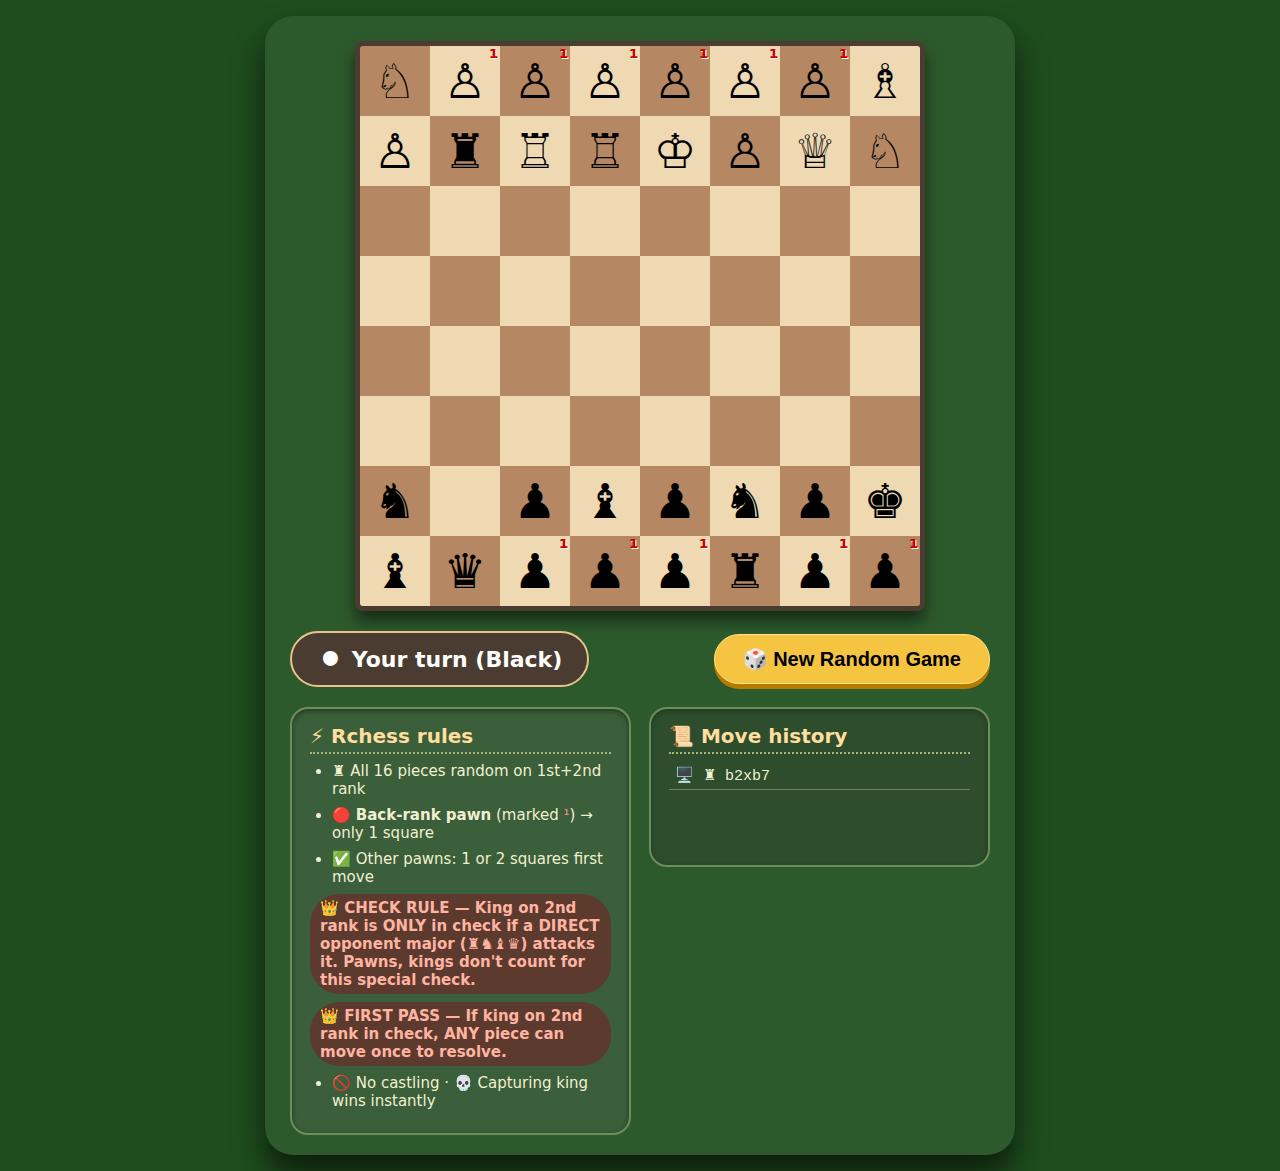
<file: b.html>
<!DOCTYPE html>
<html lang="en">
<head>
    <meta charset="UTF-8">
    <meta name="viewport" content="width=device-width, initial-scale=1.0">
    <title>Random Chess · FIXED · Your color & King safety</title>
    <style>
        * { box-sizing: border-box; user-select: none; }
        body {
            font-family: 'Segoe UI', Roboto, system-ui;
            background: #1e4d1e;
            display: flex;
            justify-content: center;
            align-items: center;
            min-height: 100vh;
            margin: 0;
            padding: 16px;
        }
        .game-wrapper {
            background: #2d5a2d;
            padding: 25px 25px 20px;
            border-radius: 28px;
            box-shadow: 0 20px 30px rgba(0,0,0,0.6);
            max-width: 750px;
            width: fit-content;
        }
        .board-container {
            display: flex;
            justify-content: center;
        }
        .board {
            display: grid;
            grid-template-columns: repeat(8, 70px);
            grid-template-rows: repeat(8, 70px);
            border: 5px solid #4a3c31;
            border-radius: 8px;
            overflow: hidden;
            box-shadow: 0 10px 15px rgba(0,0,0,0.5);
        }
        .square {
            display: flex;
            align-items: center;
            justify-content: center;
            font-size: 48px;
            cursor: pointer;
            transition: 0.08s;
            position: relative;
        }
        .square.light { background: #eed9b2; }
        .square.dark { background: #b58863; }
        .square.selected {
            outline: 4px solid #ffb703;
            outline-offset: -3px;
            filter: brightness(1.1);
            z-index: 2;
            background: #ffe68f !important;
        }
        .square.valid-move {
            cursor: pointer;
            position: relative;
        }
        .square.valid-move::after {
            content: '';
            position: absolute;
            width: 22px;
            height: 22px;
            background: rgba(0, 200, 0, 0.5);
            border-radius: 50%;
            pointer-events: none;
            border: 2px solid white;
        }
        .square.capture-move::after {
            background: rgba(200, 50, 50, 0.6);
            border-radius: 0;
            transform: rotate(45deg);
            width: 25px;
            height: 25px;
        }
        .backrank-pawn {
            position: relative;
            display: inline-block;
        }
        .backrank-pawn::after {
            content: '¹';
            position: absolute;
            top: -8px;
            right: -12px;
            font-size: 22px;
            font-weight: bold;
            color: #cc0000;
            text-shadow: 1px 1px 0 white;
        }
        .info-panel {
            margin-top: 20px;
            color: white;
            display: flex;
            flex-wrap: wrap;
            justify-content: space-between;
            align-items: center;
            gap: 15px;
        }
        .turn-box {
            background: #4a3c31;
            padding: 10px 25px;
            border-radius: 40px;
            font-size: 22px;
            font-weight: 600;
            display: flex;
            align-items: center;
            gap: 8px;
            border: 2px solid #ebc28b;
        }
        .turn-box span {
            font-size: 32px;
            line-height: 1;
        }
        button {
            background: #f5c542;
            border: none;
            padding: 12px 28px;
            font-size: 20px;
            font-weight: bold;
            border-radius: 40px;
            cursor: pointer;
            transition: 0.2s;
            box-shadow: 0 5px 0 #b57c00;
            border: 1px solid #ffe28a;
        }
        button:hover {
            background: #ffd966;
            transform: translateY(-2px);
            box-shadow: 0 7px 0 #b57c00;
        }
        button:active {
            transform: translateY(3px);
            box-shadow: 0 2px 0 #b57c00;
        }
        .rules-history {
            display: grid;
            grid-template-columns: 1fr 1fr;
            gap: 18px;
            margin-top: 20px;
        }
        .rule-box, .history-box {
            background: #3b5e3b;
            border-radius: 18px;
            padding: 15px 18px;
            color: #f0f0d0;
            border: 2px solid #6f8c5d;
            box-shadow: inset 0 2px 5px #1e3a1e;
        }
        .rule-box h3, .history-box h3 {
            margin: 0 0 8px 0;
            color: #ffde9e;
            font-size: 20px;
            border-bottom: 2px dotted #aab57a;
            padding-bottom: 4px;
        }
        .rule-box ul {
            margin: 8px 0 0;
            padding-left: 22px;
        }
        .rule-box li {
            margin: 8px 0;
            font-size: 15px;
        }
        .rule-box .critical {
            color: #ffb4a2;
            font-weight: 600;
            background: #5d3a2e;
            padding: 5px 10px;
            border-radius: 30px;
            list-style: none;
            margin-left: -22px;
        }
        .history-box {
            max-height: 160px;
            overflow-y: auto;
            font-size: 15px;
            background: #2d4d2d;
        }
        .history-entry {
            padding: 4px 6px;
            border-bottom: 1px solid #6f8260;
            font-family: 'Courier New', monospace;
        }
        .check-warning {
            background: #b22222;
            color: white;
            padding: 6px 15px;
            border-radius: 30px;
            font-weight: bold;
            animation: pulse 1s infinite;
        }
        .game-over {
            background: #4a3c31;
            color: gold;
            font-size: 24px;
            font-weight: bold;
            padding: 10px 20px;
            border-radius: 40px;
        }
        @keyframes pulse { 0% { opacity: 0.8; } 50% { opacity: 1; } }
    </style>
</head>
<body>
<div class="game-wrapper">
    <div class="board-container">
        <div class="board" id="chessboard"></div>
    </div>

    <div class="info-panel">
        <div class="turn-box" id="turnDisplay">
            <span>⚪</span> Your turn (White)
        </div>
        <button onclick="resetGame()">🎲 New Random Game</button>
    </div>

    <div class="rules-history">
        <div class="rule-box">
            <h3>⚡ Rchess rules</h3>
            <ul>
                <li>♜ All 16 pieces random on 1st+2nd rank</li>
                <li>🔴 <strong>Back‑rank pawn</strong> (marked <span style="color:#ff8888">¹</span>) → only 1 square</li>
                <li>✅ Other pawns: 1 or 2 squares first move</li>
                <li class="critical">👑 CHECK RULE — King on 2nd rank is ONLY in check if a DIRECT opponent major (♜♞♝♛) attacks it. Pawns, kings don't count for this special check.</li>
                <li class="critical">👑 FIRST PASS — If king on 2nd rank in check, ANY piece can move once to resolve.</li>
                <li>🚫 No castling · 💀 Capturing king wins instantly</li>
            </ul>
        </div>
        <div class="history-box" id="historyBox">
            <h3>📜 Move history</h3>
            <div id="movesList"></div>
        </div>
    </div>
</div>

<script>
(function() {
    // ----- GAME STATE -----
    let board = Array(8).fill().map(() => Array(8).fill(null));
    let currentPlayer = 'white';            // Whose turn it is
    let humanColor = 'white';               // Randomly assigned: 'white' or 'black'
    let gameOver = false;
    let winner = null;
    
    let selectedSquare = null;
    let validMoves = [];
    let moveHistory = [];
    
    // Special rule tracking
    let whiteKingStartRow = null;
    let blackKingStartRow = null;
    let usedFirstPassWhite = false;
    let usedFirstPassBlack = false;

    // Piece symbols
    const symbols = {
        white: { rook:'♜', knight:'♞', bishop:'♝', queen:'♛', king:'♚', pawn:'♟' },
        black: { rook:'♖', knight:'♘', bishop:'♗', queen:'♕', king:'♔', pawn:'♙' }
    };

    // Major pieces for check rule
    const majorPieces = ['rook', 'knight', 'bishop', 'queen'];

    // ----- UTILITY -----
    function shuffleArray(arr) {
        for (let i = arr.length - 1; i > 0; i--) {
            const j = Math.floor(Math.random() * (i + 1));
            [arr[i], arr[j]] = [arr[j], arr[i]];
        }
        return arr;
    }

    // ----- BOARD SETUP with random human color -----
    function createRandomBoard() {
        // Randomly assign human player color
        humanColor = Math.random() < 0.5 ? 'white' : 'black';
        
        // Clear board
        for (let r = 0; r < 8; r++) {
            for (let c = 0; c < 8; c++) {
                board[r][c] = null;
            }
        }

        // Piece pools
        const majorTypes = ['rook','knight','bishop','queen','king','bishop','knight','rook'];
        const pawnTypes = Array(8).fill('pawn');
        
        let whitePool = shuffleArray([...majorTypes, ...pawnTypes]);
        let blackPool = shuffleArray([...majorTypes, ...pawnTypes]);

        // Place white (rows 0,1)
        for (let c = 0; c < 8; c++) {
            board[0][c] = {
                type: symbols.white[whitePool[c]],
                pieceType: whitePool[c],
                color: 'white',
                startingRow: 0,
                hasMoved: false
            };
            board[1][c] = {
                type: symbols.white[whitePool[c+8]],
                pieceType: whitePool[c+8],
                color: 'white',
                startingRow: 1,
                hasMoved: false
            };
        }
        
        // Place black (rows 7,6)
        for (let c = 0; c < 8; c++) {
            board[7][c] = {
                type: symbols.black[blackPool[c]],
                pieceType: blackPool[c],
                color: 'black',
                startingRow: 7,
                hasMoved: false
            };
            board[6][c] = {
                type: symbols.black[blackPool[c+8]],
                pieceType: blackPool[c+8],
                color: 'black',
                startingRow: 6,
                hasMoved: false
            };
        }

        // Store king start rows
        whiteKingStartRow = null;
        blackKingStartRow = null;
        for (let r = 0; r < 2; r++) {
            for (let c = 0; c < 8; c++) {
                if (board[r][c]?.pieceType === 'king') whiteKingStartRow = r;
            }
        }
        for (let r = 6; r < 8; r++) {
            for (let c = 0; c < 8; c++) {
                if (board[r][c]?.pieceType === 'king') blackKingStartRow = r;
            }
        }

        usedFirstPassWhite = false;
        usedFirstPassBlack = false;
        gameOver = false;
        winner = null;
        currentPlayer = 'white';  // White always moves first in chess
    }

    // ----- BACK-RANK PAWN CHECK -----
    function isBackRankPawn(piece) {
        if (!piece || piece.pieceType !== 'pawn') return false;
        return (piece.color === 'white' && piece.startingRow === 0) ||
               (piece.color === 'black' && piece.startingRow === 7);
    }

    // ----- MOVE GENERATION -----
    function getValidMoves(row, col, checkKingCapture = true) {
        const piece = board[row][col];
        if (!piece) return [];

        let moves = [];

        if (piece.pieceType === 'pawn') {
            const dir = piece.color === 'white' ? 1 : -1;
            const backRank = isBackRankPawn(piece);

            // Forward 1
            if (row + dir >= 0 && row + dir < 8 && !board[row + dir][col]) {
                moves.push({row: row + dir, col: col});
            }

            // Forward 2
            if (!backRank && !piece.hasMoved) {
                if (row + 2*dir >= 0 && row + 2*dir < 8 && 
                    !board[row + dir][col] && !board[row + 2*dir][col]) {
                    moves.push({row: row + 2*dir, col: col});
                }
            }

            // Captures
            for (let dc of [-1, 1]) {
                let nc = col + dc;
                if (nc >= 0 && nc < 8 && row + dir >= 0 && row + dir < 8) {
                    let target = board[row + dir][nc];
                    if (target && target.color !== piece.color) {
                        moves.push({row: row + dir, col: nc});
                    }
                }
            }
        }

        // ROOK / QUEEN
        if (piece.pieceType === 'rook' || piece.pieceType === 'queen') {
            const dirs = [[1,0], [-1,0], [0,1], [0,-1]];
            for (let [dr, dc] of dirs) {
                let r = row + dr, c = col + dc;
                while (r >= 0 && r < 8 && c >= 0 && c < 8) {
                    if (!board[r][c]) {
                        moves.push({row: r, col: c});
                    } else {
                        if (board[r][c].color !== piece.color) {
                            moves.push({row: r, col: c});
                        }
                        break;
                    }
                    r += dr; c += dc;
                }
            }
        }
        
        // BISHOP / QUEEN
        if (piece.pieceType === 'bishop' || piece.pieceType === 'queen') {
            const dirs = [[1,1], [1,-1], [-1,1], [-1,-1]];
            for (let [dr, dc] of dirs) {
                let r = row + dr, c = col + dc;
                while (r >= 0 && r < 8 && c >= 0 && c < 8) {
                    if (!board[r][c]) {
                        moves.push({row: r, col: c});
                    } else {
                        if (board[r][c].color !== piece.color) {
                            moves.push({row: r, col: c});
                        }
                        break;
                    }
                    r += dr; c += dc;
                }
            }
        }
        
        // KNIGHT
        if (piece.pieceType === 'knight') {
            const jumps = [[2,1], [2,-1], [-2,1], [-2,-1], [1,2], [1,-2], [-1,2], [-1,-2]];
            for (let [dr, dc] of jumps) {
                let r = row + dr, c = col + dc;
                if (r >= 0 && r < 8 && c >= 0 && c < 8) {
                    if (!board[r][c] || board[r][c].color !== piece.color) {
                        moves.push({row: r, col: c});
                    }
                }
            }
        }
        
        // KING
        if (piece.pieceType === 'king') {
            for (let dr = -1; dr <= 1; dr++) {
                for (let dc = -1; dc <= 1; dc++) {
                    if (dr === 0 && dc === 0) continue;
                    let r = row + dr, c = col + dc;
                    if (r >= 0 && r < 8 && c >= 0 && c < 8) {
                        if (!board[r][c] || board[r][c].color !== piece.color) {
                            moves.push({row: r, col: c});
                        }
                    }
                }
            }
        }

        // CRITICAL: Filter out moves that would capture a king (illegal)
        if (checkKingCapture) {
            moves = moves.filter(m => {
                let target = board[m.row][m.col];
                return !target || target.pieceType !== 'king';
            });
        }

        return moves;
    }

    // ----- CHECK DETECTION (special rule for 2nd rank kings) -----
    function isSquareAttackedByMajor(row, col, attackerColor) {
        for (let r = 0; r < 8; r++) {
            for (let c = 0; c < 8; c++) {
                let p = board[r][c];
                if (p && p.color === attackerColor && majorPieces.includes(p.pieceType)) {
                    let moves = getValidMoves(r, c, false); // Don't filter king capture here
                    if (moves.some(m => m.row === row && m.col === col)) return true;
                }
            }
        }
        return false;
    }

    function isSquareAttackedByAny(row, col, attackerColor) {
        for (let r = 0; r < 8; r++) {
            for (let c = 0; c < 8; c++) {
                let p = board[r][c];
                if (p && p.color === attackerColor) {
                    let moves = getValidMoves(r, c, false);
                    if (moves.some(m => m.row === row && m.col === col)) return true;
                }
            }
        }
        return false;
    }

    function kingPos(color) {
        for (let r = 0; r < 8; r++) {
            for (let c = 0; c < 8; c++) {
                if (board[r][c]?.pieceType === 'king' && board[r][c]?.color === color) {
                    return {row: r, col: c};
                }
            }
        }
        return null;
    }

    function isInCheck(color) {
        let k = kingPos(color);
        if (!k) return false;
        
        let isSecondRank = (color === 'white' && k.row === 1) || (color === 'black' && k.row === 6);
        
        if (isSecondRank) {
            return isSquareAttackedByMajor(k.row, k.col, color === 'white' ? 'black' : 'white');
        } else {
            return isSquareAttackedByAny(k.row, k.col, color === 'white' ? 'black' : 'white');
        }
    }

    // ----- CHECK FOR KING CAPTURE (game end) -----
    function checkForKingCapture() {
        let whiteKingExists = false;
        let blackKingExists = false;
        
        for (let r = 0; r < 8; r++) {
            for (let c = 0; c < 8; c++) {
                let piece = board[r][c];
                if (piece?.pieceType === 'king') {
                    if (piece.color === 'white') whiteKingExists = true;
                    else blackKingExists = true;
                }
            }
        }
        
        if (!whiteKingExists) {
            gameOver = true;
            winner = 'black';
        } else if (!blackKingExists) {
            gameOver = true;
            winner = 'white';
        }
        
        return gameOver;
    }

    // ----- APPLY MOVE -----
    function applyMove(from, to) {
        let piece = board[from.row][from.col];
        if (!piece) return false;

        // Record move
        let fromCol = String.fromCharCode(97 + from.col);
        let toCol = String.fromCharCode(97 + to.col);
        let capture = board[to.row][to.col] ? 'x' : '';
        moveHistory.push(`${piece.type} ${fromCol}${from.row+1}${capture}${toCol}${to.row+1}`);
        
        // Move piece
        board[to.row][to.col] = {
            ...piece,
            hasMoved: true
        };
        board[from.row][from.col] = null;

        updateHistoryDisplay();
        return true;
    }

    function updateHistoryDisplay() {
        let historyDiv = document.getElementById('movesList');
        historyDiv.innerHTML = moveHistory.slice(-10).map(h => 
            `<div class="history-entry">${h}</div>`
        ).join('');
    }

    // ----- FIRST-PASS RULE -----
    function firstPassAllowed(color) {
        if (color === 'white') {
            if (usedFirstPassWhite) return false;
            if (whiteKingStartRow !== 1) return false;
            return isInCheck('white');
        } else {
            if (usedFirstPassBlack) return false;
            if (blackKingStartRow !== 6) return false;
            return isInCheck('black');
        }
    }

    // ----- HUMAN MOVE HANDLER -----
    function tryHumanMove(from, to) {
        if (gameOver) return false;
        
        let piece = board[from.row][from.col];
        if (!piece || piece.color !== humanColor) return false;

        // Get valid moves
        let moves = getValidMoves(from.row, from.col);
        let isValid = moves.some(m => m.row === to.row && m.col === to.col);

        // Check first-pass rule
        if (!isValid && firstPassAllowed(humanColor)) {
            if (humanColor === 'white') usedFirstPassWhite = true;
            else usedFirstPassBlack = true;
            
            let fromCol = String.fromCharCode(97 + from.col);
            let toCol = String.fromCharCode(97 + to.col);
            moveHistory.push(`✨ FIRST PASS: ${piece.type} ${fromCol}${from.row+1}→${toCol}${to.row+1}`);
            
            board[to.row][to.col] = {...piece, hasMoved: true};
            board[from.row][from.col] = null;
            
            updateHistoryDisplay();
            
            // Check if game ended by king capture
            if (checkForKingCapture()) {
                renderBoard();
                return true;
            }
            
            currentPlayer = (humanColor === 'white' ? 'black' : 'white');
            return true;
        }

        if (!isValid) return false;

        // Normal move
        if (applyMove(from, to)) {
            // Check if game ended by king capture
            if (checkForKingCapture()) {
                renderBoard();
                return true;
            }
            
            currentPlayer = (humanColor === 'white' ? 'black' : 'white');
            return true;
        }
        return false;
    }

    // ----- AI MOVE (with king protection) -----
    function computerMove() {
        if (gameOver) return;
        if (currentPlayer === humanColor) return; // Not AI's turn
        
        let aiColor = humanColor === 'white' ? 'black' : 'white';
        
        // Collect all possible moves for AI
        let allMoves = [];
        for (let r = 0; r < 8; r++) {
            for (let c = 0; c < 8; c++) {
                let piece = board[r][c];
                if (piece && piece.color === aiColor) {
                    let moves = getValidMoves(r, c);
                    for (let m of moves) {
                        allMoves.push({
                            from: {row: r, col: c},
                            to: m,
                            pieceType: piece.pieceType,
                            isCapture: board[m.row][m.col] !== null
                        });
                    }
                }
            }
        }

        if (allMoves.length === 0) return;

        // Prioritize moves that:
        // 1. Capture human pieces
        // 2. Avoid leaving own king in check (simulate)
        // 3. Random if no captures
        
        let bestMoves = [];
        
        // First, find captures
        let captures = allMoves.filter(m => m.isCapture);
        
        if (captures.length > 0) {
            // Among captures, prefer those that don't leave king in check
            for (let move of captures) {
                if (wouldMoveLeaveKingInCheck(move.from, move.to, aiColor)) {
                    continue; // Skip moves that leave king in check
                }
                bestMoves.push(move);
            }
            
            if (bestMoves.length === 0) {
                // All captures are bad, try non-captures
                bestMoves = allMoves.filter(m => !m.isCapture && !wouldMoveLeaveKingInCheck(m.from, m.to, aiColor));
            }
        } else {
            // No captures, find safe moves
            bestMoves = allMoves.filter(m => !wouldMoveLeaveKingInCheck(m.from, m.to, aiColor));
        }
        
        // If still no safe moves, just any move (desperate)
        if (bestMoves.length === 0) {
            bestMoves = allMoves;
        }
        
        let selected = bestMoves[Math.floor(Math.random() * bestMoves.length)];

        // Execute move
        let piece = board[selected.from.row][selected.from.col];
        let fromCol = String.fromCharCode(97 + selected.from.col);
        let toCol = String.fromCharCode(97 + selected.to.col);
        let capture = board[selected.to.row][selected.to.col] ? 'x' : '';
        moveHistory.push(`🖥️ ${piece.type} ${fromCol}${selected.from.row+1}${capture}${toCol}${selected.to.row+1}`);
        
        board[selected.to.row][selected.to.col] = {...piece, hasMoved: true};
        board[selected.from.row][selected.from.col] = null;
        
        updateHistoryDisplay();
        
        // Check for king capture
        if (checkForKingCapture()) {
            renderBoard();
            return;
        }
        
        currentPlayer = humanColor;
        renderBoard();
    }
    
    // Helper to check if a move would leave own king in check
    function wouldMoveLeaveKingInCheck(from, to, color) {
        // Simulate move
        let tempBoard = JSON.parse(JSON.stringify(board));
        
        // Apply move on temp board
        let piece = tempBoard[from.row][from.col];
        tempBoard[to.row][to.col] = {...piece, hasMoved: true};
        tempBoard[from.row][from.col] = null;
        
        // Find king after move
        let kingRow, kingCol;
        for (let r = 0; r < 8; r++) {
            for (let c = 0; c < 8; c++) {
                if (tempBoard[r][c]?.pieceType === 'king' && tempBoard[r][c]?.color === color) {
                    kingRow = r;
                    kingCol = c;
                    break;
                }
            }
        }
        
        if (kingRow === undefined) return true; // King captured? That's bad
        
        // Check if king is attacked after move
        for (let r = 0; r < 8; r++) {
            for (let c = 0; c < 8; c++) {
                let attacker = tempBoard[r][c];
                if (attacker && attacker.color !== color) {
                    // Simple attack check using move generation
                    let attackerMoves = getSimpleMoves(tempBoard, r, c);
                    if (attackerMoves.some(m => m.row === kingRow && m.col === kingCol)) {
                        return true; // King would be in check
                    }
                }
            }
        }
        return false;
    }
    
    // Simplified move generator for simulation
    function getSimpleMoves(boardState, row, col) {
        let piece = boardState[row][col];
        if (!piece) return [];
        let moves = [];
        
        if (piece.pieceType === 'pawn') {
            let dir = piece.color === 'white' ? 1 : -1;
            if (row+dir >=0 && row+dir<8 && !boardState[row+dir][col])
                moves.push({row: row+dir, col});
            for (let dc of [-1,1]) {
                if (col+dc>=0 && col+dc<8 && row+dir>=0 && row+dir<8) {
                    if (boardState[row+dir][col+dc]?.color !== piece.color)
                        moves.push({row: row+dir, col: col+dc});
                }
            }
        }
        // For other pieces in simulation, just return empty
        return moves;
    }

    // ----- RENDER BOARD (with correct orientation) -----
    function renderBoard() {
        const boardEl = document.getElementById('chessboard');
        boardEl.innerHTML = '';
        
        // Determine display order based on human color
        let rows = [0,1,2,3,4,5,6,7];
        if (humanColor === 'black') {
            rows = [7,6,5,4,3,2,1,0]; // Flip so black pieces are at bottom
        }
        
        for (let r of rows) {
            for (let c = 0; c < 8; c++) {
                let square = document.createElement('div');
                square.className = `square ${(r + c) % 2 === 0 ? 'light' : 'dark'}`;
                square.dataset.row = r;
                square.dataset.col = c;

                let piece = board[r][c];
                if (piece) {
                    let span = document.createElement('span');
                    span.textContent = piece.type;
                    if (isBackRankPawn(piece)) {
                        span.classList.add('backrank-pawn');
                    }
                    square.appendChild(span);
                }

                // Highlight selected
                if (selectedSquare && selectedSquare.row === r && selectedSquare.col === c) {
                    square.classList.add('selected');
                }

                // Highlight valid moves
                if (validMoves.some(m => m.row === r && m.col === c)) {
                    square.classList.add('valid-move');
                    if (board[r][c]) {
                        square.classList.add('capture-move');
                    }
                }

                square.addEventListener('click', () => handleSquareClick(r, c));
                boardEl.appendChild(square);
            }
        }

        // Update turn display
        let turnSpan = document.getElementById('turnDisplay');
        
        if (gameOver) {
            let winnerText = winner === humanColor ? 'YOU WIN! 🎉' : 'Computer wins 🤖';
            turnSpan.innerHTML = `<span>${winner === 'white' ? '⚪' : '⚫'}</span> ${winnerText}`;
            return;
        }
        
        if (currentPlayer === humanColor) {
            let checkText = isInCheck(humanColor) ? ' · <span class="check-warning">CHECK</span>' : '';
            turnSpan.innerHTML = `<span>${humanColor === 'white' ? '⚪' : '⚫'}</span> Your turn (${humanColor === 'white' ? 'White' : 'Black'})${checkText}`;
        } else {
            turnSpan.innerHTML = `<span>${humanColor === 'white' ? '⚫' : '⚪'}</span> Computer (${humanColor === 'white' ? 'Black' : 'White'}) thinking...`;
            // Trigger computer move after delay
            setTimeout(() => {
                computerMove();
                renderBoard();
            }, 500);
        }
    }

    // ----- CLICK HANDLER -----
    function handleSquareClick(row, col) {
        if (gameOver) return;
        if (currentPlayer !== humanColor) return;

        if (selectedSquare === null) {
            // Try to select piece
            let piece = board[row][col];
            if (piece && piece.color === humanColor) {
                selectedSquare = {row, col};
                validMoves = getValidMoves(row, col);
                renderBoard();
            }
        } else {
            // Try to move
            let moved = tryHumanMove(selectedSquare, {row, col});
            selectedSquare = null;
            validMoves = [];
            renderBoard();
            
            if (!moved) {
                // If move failed, check if clicking on another piece selects it
                let piece = board[row][col];
                if (piece && piece.color === humanColor) {
                    selectedSquare = {row, col};
                    validMoves = getValidMoves(row, col);
                    renderBoard();
                }
            }
        }
    }

    // ----- RESET -----
    window.resetGame = function() {
        createRandomBoard();
        currentPlayer = 'white';  // White always moves first
        selectedSquare = null;
        validMoves = [];
        moveHistory = [];
        updateHistoryDisplay();
        renderBoard();
    };

    // Initialize
    createRandomBoard();
    renderBoard();
})();
</script>
</body>
</html>
</file>
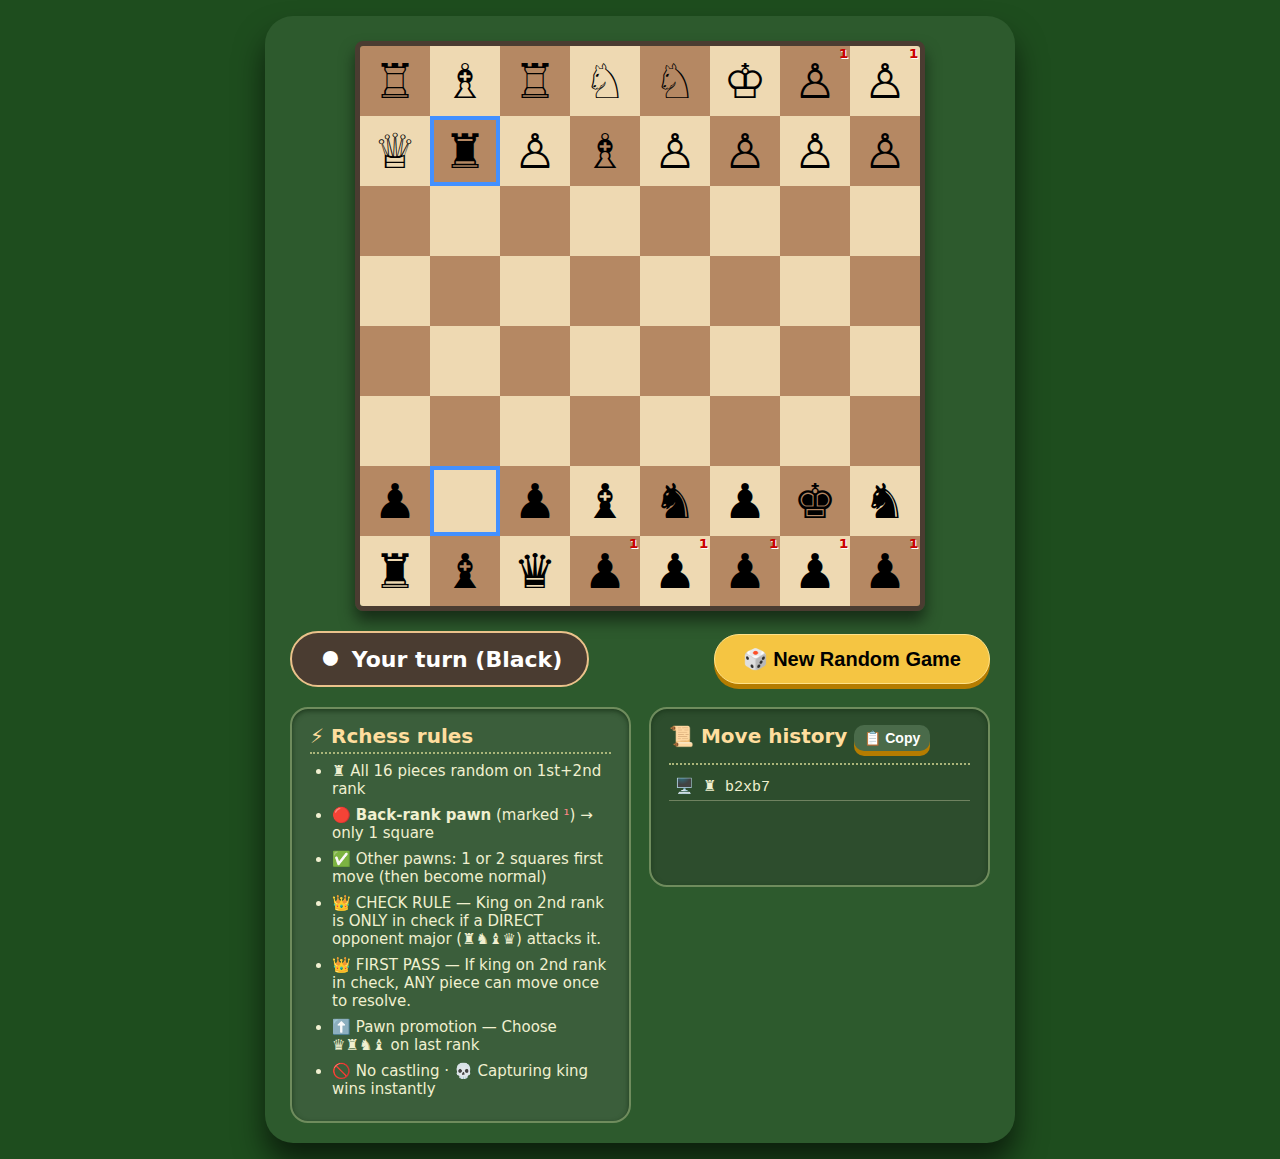
<file: c.html>
<!DOCTYPE html>
<html lang="en">
<head>
    <meta charset="UTF-8">
    <meta name="viewport" content="width=device-width, initial-scale=1.0">
    <title>Random Chess · COMPLETE · Promotion, AI defense, copyable history</title>
    <style>
        * { box-sizing: border-box; }
        body {
            font-family: 'Segoe UI', Roboto, system-ui;
            background: #1e4d1e;
            display: flex;
            justify-content: center;
            align-items: center;
            min-height: 100vh;
            margin: 0;
            padding: 16px;
        }
        .game-wrapper {
            background: #2d5a2d;
            padding: 25px 25px 20px;
            border-radius: 28px;
            box-shadow: 0 20px 30px rgba(0,0,0,0.6);
            max-width: 750px;
            width: fit-content;
        }
        .board-container {
            display: flex;
            justify-content: center;
        }
        .board {
            display: grid;
            grid-template-columns: repeat(8, 70px);
            grid-template-rows: repeat(8, 70px);
            border: 5px solid #4a3c31;
            border-radius: 8px;
            overflow: hidden;
            box-shadow: 0 10px 15px rgba(0,0,0,0.5);
        }
        .square {
            display: flex;
            align-items: center;
            justify-content: center;
            font-size: 48px;
            cursor: pointer;
            transition: 0.08s;
            position: relative;
        }
        .square.light { background: #eed9b2; }
        .square.dark { background: #b58863; }
        .square.selected {
            outline: 4px solid #ffb703;
            outline-offset: -3px;
            filter: brightness(1.1);
            z-index: 2;
            background: #ffe68f !important;
        }
        .square.valid-move {
            cursor: pointer;
            position: relative;
        }
        .square.valid-move::after {
            content: '';
            position: absolute;
            width: 22px;
            height: 22px;
            background: rgba(0, 200, 0, 0.5);
            border-radius: 50%;
            pointer-events: none;
            border: 2px solid white;
        }
        .square.capture-move::after {
            background: rgba(200, 50, 50, 0.6);
            border-radius: 0;
            transform: rotate(45deg);
            width: 25px;
            height: 25px;
        }
        .square.last-move {
            box-shadow: inset 0 0 0 4px #4290ff;
        }
        .backrank-pawn {
            position: relative;
            display: inline-block;
        }
        .backrank-pawn::after {
            content: '¹';
            position: absolute;
            top: -8px;
            right: -12px;
            font-size: 22px;
            font-weight: bold;
            color: #cc0000;
            text-shadow: 1px 1px 0 white;
        }
        .info-panel {
            margin-top: 20px;
            color: white;
            display: flex;
            flex-wrap: wrap;
            justify-content: space-between;
            align-items: center;
            gap: 15px;
        }
        .turn-box {
            background: #4a3c31;
            padding: 10px 25px;
            border-radius: 40px;
            font-size: 22px;
            font-weight: 600;
            display: flex;
            align-items: center;
            gap: 8px;
            border: 2px solid #ebc28b;
        }
        .turn-box span {
            font-size: 32px;
            line-height: 1;
        }
        button {
            background: #f5c542;
            border: none;
            padding: 12px 28px;
            font-size: 20px;
            font-weight: bold;
            border-radius: 40px;
            cursor: pointer;
            transition: 0.2s;
            box-shadow: 0 5px 0 #b57c00;
            border: 1px solid #ffe28a;
        }
        button:hover {
            background: #ffd966;
            transform: translateY(-2px);
            box-shadow: 0 7px 0 #b57c00;
        }
        button:active {
            transform: translateY(3px);
            box-shadow: 0 2px 0 #b57c00;
        }
        .rules-history {
            display: grid;
            grid-template-columns: 1fr 1fr;
            gap: 18px;
            margin-top: 20px;
        }
        .rule-box, .history-box {
            background: #3b5e3b;
            border-radius: 18px;
            padding: 15px 18px;
            color: #f0f0d0;
            border: 2px solid #6f8c5d;
            box-shadow: inset 0 2px 5px #1e3a1e;
        }
        .rule-box h3, .history-box h3 {
            margin: 0 0 8px 0;
            color: #ffde9e;
            font-size: 20px;
            border-bottom: 2px dotted #aab57a;
            padding-bottom: 4px;
        }
        .rule-box ul {
            margin: 8px 0 0;
            padding-left: 22px;
        }
        .rule-box li {
            margin: 8px 0;
            font-size: 15px;
        }
        .rule-box .critical {
            color: #ffb4a2;
            font-weight: 600;
            background: #5d3a2e;
            padding: 5px 10px;
            border-radius: 30px;
            list-style: none;
            margin-left: -22px;
        }
        .history-box {
            max-height: 180px;
            overflow-y: auto;
            font-size: 15px;
            background: #2d4d2d;
            user-select: text;
            cursor: text;
        }
        .history-box pre {
            margin: 0;
            font-family: 'Courier New', monospace;
            white-space: pre-wrap;
            word-wrap: break-word;
            color: #f0f0d0;
        }
        .history-entry {
            padding: 4px 6px;
            border-bottom: 1px solid #6f8260;
            font-family: 'Courier New', monospace;
        }
        .check-warning {
            background: #b22222;
            color: white;
            padding: 6px 15px;
            border-radius: 30px;
            font-weight: bold;
            animation: pulse 1s infinite;
        }
        .game-over {
            background: #4a3c31;
            color: gold;
            font-size: 24px;
            font-weight: bold;
            padding: 10px 20px;
            border-radius: 40px;
        }
        .promotion-dialog {
            position: fixed;
            top: 50%;
            left: 50%;
            transform: translate(-50%, -50%);
            background: #4a3c31;
            border: 4px solid #ebc28b;
            border-radius: 20px;
            padding: 25px;
            display: flex;
            gap: 20px;
            z-index: 100;
            box-shadow: 0 10px 30px black;
        }
        .promotion-piece {
            font-size: 60px;
            cursor: pointer;
            padding: 10px;
            background: #b58863;
            border-radius: 15px;
            transition: 0.2s;
        }
        .promotion-piece:hover {
            transform: scale(1.1);
            background: #eed9b2;
        }
        .copy-button {
            background: #4a6b4a;
            color: white;
            border: none;
            padding: 5px 10px;
            border-radius: 10px;
            cursor: pointer;
            margin-bottom: 8px;
            font-size: 14px;
        }
        .copy-button:hover {
            background: #5d825d;
        }
        @keyframes pulse { 0% { opacity: 0.8; } 50% { opacity: 1; } }
    </style>
</head>
<body>
<div class="game-wrapper">
    <div class="board-container">
        <div class="board" id="chessboard"></div>
    </div>

    <div class="info-panel">
        <div class="turn-box" id="turnDisplay">
            <span>⚪</span> Your turn (White)
        </div>
        <button onclick="resetGame()">🎲 New Random Game</button>
    </div>

    <div class="rules-history">
        <div class="rule-box">
            <h3>⚡ Rchess rules</h3>
            <ul>
                <li>♜ All 16 pieces random on 1st+2nd rank</li>
                <li>🔴 <strong>Back‑rank pawn</strong> (marked <span style="color:#ff8888">¹</span>) → only 1 square</li>
                <li>✅ Other pawns: 1 or 2 squares first move (then become normal)</li>
                <li>👑 CHECK RULE — King on 2nd rank is ONLY in check if a DIRECT opponent major (♜♞♝♛) attacks it.</li>
                <li>👑 FIRST PASS — If king on 2nd rank in check, ANY piece can move once to resolve.</li>
                <li>⬆️ Pawn promotion — Choose ♛♜♞♝ on last rank</li>
                <li>🚫 No castling · 💀 Capturing king wins instantly</li>
            </ul>
        </div>
        <div class="history-box" id="historyBox">
            <h3>📜 Move history <button class="copy-button" onclick="copyHistory()">📋 Copy</button></h3>
            <div id="movesList"></div>
        </div>
    </div>
</div>

<script>
(function() {
    // ----- GAME STATE -----
    let board = Array(8).fill().map(() => Array(8).fill(null));
    let currentPlayer = 'white';
    let humanColor = 'white';
    let gameOver = false;
    let winner = null;
    
    let selectedSquare = null;
    let validMoves = [];
    let moveHistory = [];
    let lastMove = null; // { from, to }
    
    // Promotion state
    let pendingPromotion = null; // { from, to, piece }
    
    // Special rule tracking
    let whiteKingStartRow = null;
    let blackKingStartRow = null;
    let usedFirstPassWhite = false;
    let usedFirstPassBlack = false;
    
    // Track pawns that have used double move
    let pawnDoubleMoveUsed = new Set(); // Store piece IDs or positions

    // Piece symbols
    const symbols = {
        white: { rook:'♜', knight:'♞', bishop:'♝', queen:'♛', king:'♚', pawn:'♟' },
        black: { rook:'♖', knight:'♘', bishop:'♗', queen:'♕', king:'♔', pawn:'♙' }
    };

    // Major pieces for check rule
    const majorPieces = ['rook', 'knight', 'bishop', 'queen'];

    // ----- UTILITY -----
    function shuffleArray(arr) {
        for (let i = arr.length - 1; i > 0; i--) {
            const j = Math.floor(Math.random() * (i + 1));
            [arr[i], arr[j]] = [arr[j], arr[i]];
        }
        return arr;
    }

    function getPieceId(piece, row, col) {
        return `${piece.color}_${piece.pieceType}_${row}_${col}`;
    }

    // ----- BOARD SETUP -----
    function createRandomBoard() {
        humanColor = Math.random() < 0.5 ? 'white' : 'black';
        
        for (let r = 0; r < 8; r++) {
            for (let c = 0; c < 8; c++) {
                board[r][c] = null;
            }
        }

        const majorTypes = ['rook','knight','bishop','queen','king','bishop','knight','rook'];
        const pawnTypes = Array(8).fill('pawn');
        
        let whitePool = shuffleArray([...majorTypes, ...pawnTypes]);
        let blackPool = shuffleArray([...majorTypes, ...pawnTypes]);

        // Place white
        for (let c = 0; c < 8; c++) {
            board[0][c] = {
                type: symbols.white[whitePool[c]],
                pieceType: whitePool[c],
                color: 'white',
                startingRow: 0,
                hasMoved: false,
                id: `white_${whitePool[c]}_0_${c}`
            };
            board[1][c] = {
                type: symbols.white[whitePool[c+8]],
                pieceType: whitePool[c+8],
                color: 'white',
                startingRow: 1,
                hasMoved: false,
                id: `white_${whitePool[c+8]}_1_${c}`
            };
        }
        
        // Place black
        for (let c = 0; c < 8; c++) {
            board[7][c] = {
                type: symbols.black[blackPool[c]],
                pieceType: blackPool[c],
                color: 'black',
                startingRow: 7,
                hasMoved: false,
                id: `black_${blackPool[c]}_7_${c}`
            };
            board[6][c] = {
                type: symbols.black[blackPool[c+8]],
                pieceType: blackPool[c+8],
                color: 'black',
                startingRow: 6,
                hasMoved: false,
                id: `black_${blackPool[c+8]}_6_${c}`
            };
        }

        // Store king start rows
        whiteKingStartRow = null;
        blackKingStartRow = null;
        for (let r = 0; r < 2; r++) {
            for (let c = 0; c < 8; c++) {
                if (board[r][c]?.pieceType === 'king') whiteKingStartRow = r;
            }
        }
        for (let r = 6; r < 8; r++) {
            for (let c = 0; c < 8; c++) {
                if (board[r][c]?.pieceType === 'king') blackKingStartRow = r;
            }
        }

        pawnDoubleMoveUsed.clear();
        usedFirstPassWhite = false;
        usedFirstPassBlack = false;
        gameOver = false;
        winner = null;
        lastMove = null;
        currentPlayer = 'white';
    }

    // ----- BACK-RANK PAWN CHECK -----
    function isBackRankPawn(piece) {
        if (!piece || piece.pieceType !== 'pawn') return false;
        return (piece.color === 'white' && piece.startingRow === 0) ||
               (piece.color === 'black' && piece.startingRow === 7);
    }

    // ----- MOVE GENERATION -----
    function getValidMoves(row, col, checkKingCapture = true) {
        const piece = board[row][col];
        if (!piece) return [];

        let moves = [];

        if (piece.pieceType === 'pawn') {
            const dir = piece.color === 'white' ? 1 : -1;
            const backRank = isBackRankPawn(piece);
            const pawnId = piece.id;
            const hasUsedDoubleMove = pawnDoubleMoveUsed.has(pawnId);

            // Forward 1
            if (row + dir >= 0 && row + dir < 8 && !board[row + dir][col]) {
                moves.push({row: row + dir, col: col});
            }

            // Forward 2 - only if: not backRank, not moved, and hasn't used double move yet
            if (!backRank && !piece.hasMoved && !hasUsedDoubleMove) {
                if (row + 2*dir >= 0 && row + 2*dir < 8 && 
                    !board[row + dir][col] && !board[row + 2*dir][col]) {
                    moves.push({row: row + 2*dir, col: col});
                }
            }

            // Captures
            for (let dc of [-1, 1]) {
                let nc = col + dc;
                if (nc >= 0 && nc < 8 && row + dir >= 0 && row + dir < 8) {
                    let target = board[row + dir][nc];
                    if (target && target.color !== piece.color) {
                        moves.push({row: row + dir, col: nc});
                    }
                }
            }
        }

        // ROOK / QUEEN
        if (piece.pieceType === 'rook' || piece.pieceType === 'queen') {
            const dirs = [[1,0], [-1,0], [0,1], [0,-1]];
            for (let [dr, dc] of dirs) {
                let r = row + dr, c = col + dc;
                while (r >= 0 && r < 8 && c >= 0 && c < 8) {
                    if (!board[r][c]) {
                        moves.push({row: r, col: c});
                    } else {
                        if (board[r][c].color !== piece.color) {
                            moves.push({row: r, col: c});
                        }
                        break;
                    }
                    r += dr; c += dc;
                }
            }
        }
        
        // BISHOP / QUEEN
        if (piece.pieceType === 'bishop' || piece.pieceType === 'queen') {
            const dirs = [[1,1], [1,-1], [-1,1], [-1,-1]];
            for (let [dr, dc] of dirs) {
                let r = row + dr, c = col + dc;
                while (r >= 0 && r < 8 && c >= 0 && c < 8) {
                    if (!board[r][c]) {
                        moves.push({row: r, col: c});
                    } else {
                        if (board[r][c].color !== piece.color) {
                            moves.push({row: r, col: c});
                        }
                        break;
                    }
                    r += dr; c += dc;
                }
            }
        }
        
        // KNIGHT
        if (piece.pieceType === 'knight') {
            const jumps = [[2,1], [2,-1], [-2,1], [-2,-1], [1,2], [1,-2], [-1,2], [-1,-2]];
            for (let [dr, dc] of jumps) {
                let r = row + dr, c = col + dc;
                if (r >= 0 && r < 8 && c >= 0 && c < 8) {
                    if (!board[r][c] || board[r][c].color !== piece.color) {
                        moves.push({row: r, col: c});
                    }
                }
            }
        }
        
        // KING
        if (piece.pieceType === 'king') {
            for (let dr = -1; dr <= 1; dr++) {
                for (let dc = -1; dc <= 1; dc++) {
                    if (dr === 0 && dc === 0) continue;
                    let r = row + dr, c = col + dc;
                    if (r >= 0 && r < 8 && c >= 0 && c < 8) {
                        if (!board[r][c] || board[r][c].color !== piece.color) {
                            moves.push({row: r, col: c});
                        }
                    }
                }
            }
        }

        // Filter out king captures
        if (checkKingCapture) {
            moves = moves.filter(m => {
                let target = board[m.row][m.col];
                return !target || target.pieceType !== 'king';
            });
        }

        return moves;
    }

    // ----- CHECK DETECTION -----
    function isSquareAttackedByMajor(row, col, attackerColor) {
        for (let r = 0; r < 8; r++) {
            for (let c = 0; c < 8; c++) {
                let p = board[r][c];
                if (p && p.color === attackerColor && majorPieces.includes(p.pieceType)) {
                    let moves = getValidMoves(r, c, false);
                    if (moves.some(m => m.row === row && m.col === col)) return true;
                }
            }
        }
        return false;
    }

    function isSquareAttackedByAny(row, col, attackerColor) {
        for (let r = 0; r < 8; r++) {
            for (let c = 0; c < 8; c++) {
                let p = board[r][c];
                if (p && p.color === attackerColor) {
                    let moves = getValidMoves(r, c, false);
                    if (moves.some(m => m.row === row && m.col === col)) return true;
                }
            }
        }
        return false;
    }

    function kingPos(color) {
        for (let r = 0; r < 8; r++) {
            for (let c = 0; c < 8; c++) {
                if (board[r][c]?.pieceType === 'king' && board[r][c]?.color === color) {
                    return {row: r, col: c};
                }
            }
        }
        return null;
    }

    function isInCheck(color) {
        let k = kingPos(color);
        if (!k) return false;
        
        let isSecondRank = (color === 'white' && k.row === 1) || (color === 'black' && k.row === 6);
        
        if (isSecondRank) {
            return isSquareAttackedByMajor(k.row, k.col, color === 'white' ? 'black' : 'white');
        } else {
            return isSquareAttackedByAny(k.row, k.col, color === 'white' ? 'black' : 'white');
        }
    }

    // ----- KING CAPTURE CHECK -----
    function checkForKingCapture() {
        let whiteKingExists = false;
        let blackKingExists = false;
        
        for (let r = 0; r < 8; r++) {
            for (let c = 0; c < 8; c++) {
                let piece = board[r][c];
                if (piece?.pieceType === 'king') {
                    if (piece.color === 'white') whiteKingExists = true;
                    else blackKingExists = true;
                }
            }
        }
        
        if (!whiteKingExists) {
            gameOver = true;
            winner = 'black';
        } else if (!blackKingExists) {
            gameOver = true;
            winner = 'white';
        }
        
        return gameOver;
    }

    // ----- PROMOTION -----
    function showPromotionDialog(from, to, piece) {
        pendingPromotion = { from, to, piece };
        
        let dialog = document.createElement('div');
        dialog.className = 'promotion-dialog';
        dialog.id = 'promotionDialog';
        
        let pieces = ['queen', 'rook', 'knight', 'bishop'];
        let symbols_map = {
            queen: piece.color === 'white' ? '♛' : '♕',
            rook: piece.color === 'white' ? '♜' : '♖',
            knight: piece.color === 'white' ? '♞' : '♘',
            bishop: piece.color === 'white' ? '♝' : '♗'
        };
        
        pieces.forEach(pType => {
            let div = document.createElement('div');
            div.className = 'promotion-piece';
            div.textContent = symbols_map[pType];
            div.onclick = () => completePromotion(pType);
            dialog.appendChild(div);
        });
        
        document.body.appendChild(dialog);
    }

    function completePromotion(newPieceType) {
        if (!pendingPromotion) return;
        
        let { from, to, piece } = pendingPromotion;
        
        // Update piece type
        let newSymbol = piece.color === 'white' ? symbols.white[newPieceType] : symbols.black[newPieceType];
        board[to.row][to.col].pieceType = newPieceType;
        board[to.row][to.col].type = newSymbol;
        
        // Record promotion in history
        let lastEntry = moveHistory[moveHistory.length - 1];
        if (lastEntry) {
            moveHistory[moveHistory.length - 1] += `=${newPieceType[0].toUpperCase()}`;
        }
        
        document.getElementById('promotionDialog')?.remove();
        pendingPromotion = null;
        
        // Update display
        updateHistoryDisplay();
        renderBoard();
    }

    // ----- APPLY MOVE -----
    function applyMove(from, to, isFirstPass = false) {
        let piece = board[from.row][from.col];
        if (!piece) return false;

        // Track double move for pawns
        if (piece.pieceType === 'pawn' && Math.abs(to.row - from.row) === 2) {
            pawnDoubleMoveUsed.add(piece.id);
        }

        // Record move
        let fromCol = String.fromCharCode(97 + from.col);
        let toCol = String.fromCharCode(97 + to.col);
        let capture = board[to.row][to.col] ? 'x' : '';
        let moveText = `${piece.type} ${fromCol}${from.row+1}${capture}${toCol}${to.row+1}`;
        if (isFirstPass) moveText = '✨ ' + moveText;
        moveHistory.push(moveText);
        
        // Store last move for highlighting
        lastMove = { from, to };
        
        // Move piece
        board[to.row][to.col] = {
            ...piece,
            hasMoved: true
        };
        board[from.row][from.col] = null;

        // Check for promotion
        if (piece.pieceType === 'pawn') {
            if ((piece.color === 'white' && to.row === 7) || (piece.color === 'black' && to.row === 0)) {
                showPromotionDialog(from, to, piece);
            }
        }

        updateHistoryDisplay();
        return true;
    }

    function updateHistoryDisplay() {
        let historyDiv = document.getElementById('movesList');
        historyDiv.innerHTML = moveHistory.slice(-15).map(h => 
            `<div class="history-entry">${h}</div>`
        ).join('');
    }

    // ----- FIRST-PASS RULE -----
    function firstPassAllowed(color) {
        if (color === 'white') {
            if (usedFirstPassWhite) return false;
            if (whiteKingStartRow !== 1) return false;
            return isInCheck('white');
        } else {
            if (usedFirstPassBlack) return false;
            if (blackKingStartRow !== 6) return false;
            return isInCheck('black');
        }
    }

    // ----- HUMAN MOVE HANDLER -----
    function tryHumanMove(from, to) {
        if (gameOver) return false;
        if (pendingPromotion) return false;
        
        let piece = board[from.row][from.col];
        if (!piece || piece.color !== humanColor) return false;

        let moves = getValidMoves(from.row, from.col);
        let isValid = moves.some(m => m.row === to.row && m.col === to.col);

        // First-pass rule
        if (!isValid && firstPassAllowed(humanColor)) {
            if (humanColor === 'white') usedFirstPassWhite = true;
            else usedFirstPassBlack = true;
            
            applyMove(from, to, true);
            
            if (checkForKingCapture()) {
                renderBoard();
                return true;
            }
            
            currentPlayer = (humanColor === 'white' ? 'black' : 'white');
            return true;
        }

        if (!isValid) return false;

        applyMove(from, to);
        
        if (checkForKingCapture()) {
            renderBoard();
            return true;
        }
        
        currentPlayer = (humanColor === 'white' ? 'black' : 'white');
        return true;
    }

    // ----- AI MOVE (with king defense) -----
    function computerMove() {
        if (gameOver) return;
        if (pendingPromotion) return;
        if (currentPlayer === humanColor) return;
        
        let aiColor = humanColor === 'white' ? 'black' : 'white';
        
        // If AI is in check, must get out of check
        let inCheck = isInCheck(aiColor);
        
        // Collect all possible moves
        let allMoves = [];
        for (let r = 0; r < 8; r++) {
            for (let c = 0; c < 8; c++) {
                let piece = board[r][c];
                if (piece && piece.color === aiColor) {
                    let moves = getValidMoves(r, c);
                    for (let m of moves) {
                        allMoves.push({
                            from: {row: r, col: c},
                            to: m,
                            pieceType: piece.pieceType,
                            isCapture: board[m.row][m.col] !== null
                        });
                    }
                }
            }
        }

        if (allMoves.length === 0) return;

        // Filter moves that don't leave king in check
        let safeMoves = allMoves.filter(m => !wouldMoveLeaveKingInCheck(m.from, m.to, aiColor));
        
        // If in check, only safe moves are allowed
        if (inCheck) {
            if (safeMoves.length === 0) {
                // Checkmate or stalemate
                return;
            }
            allMoves = safeMoves;
        } else {
            // Prefer safe moves, but if none, any move (might be bad)
            if (safeMoves.length > 0) {
                allMoves = safeMoves;
            }
        }
        
        // Prioritize captures, then checks, then random
        let captures = allMoves.filter(m => m.isCapture);
        let checks = [];
        
        // Simple check detection for AI
        for (let move of allMoves) {
            if (wouldMoveGiveCheck(move.from, move.to, aiColor)) {
                checks.push(move);
            }
        }
        
        let selected;
        if (captures.length > 0) {
            selected = captures[Math.floor(Math.random() * captures.length)];
        } else if (checks.length > 0) {
            selected = checks[Math.floor(Math.random() * checks.length)];
        } else {
            selected = allMoves[Math.floor(Math.random() * allMoves.length)];
        }

        // Execute move
        let piece = board[selected.from.row][selected.from.col];
        
        // Track double move for pawns
        if (piece.pieceType === 'pawn' && Math.abs(selected.to.row - selected.from.row) === 2) {
            pawnDoubleMoveUsed.add(piece.id);
        }
        
        let fromCol = String.fromCharCode(97 + selected.from.col);
        let toCol = String.fromCharCode(97 + selected.to.col);
        let capture = board[selected.to.row][selected.to.col] ? 'x' : '';
        moveHistory.push(`🖥️ ${piece.type} ${fromCol}${selected.from.row+1}${capture}${toCol}${selected.to.row+1}`);
        
        lastMove = { from: selected.from, to: selected.to };
        
        board[selected.to.row][selected.to.col] = {...piece, hasMoved: true};
        board[selected.from.row][selected.from.col] = null;

        // Check for promotion
        if (piece.pieceType === 'pawn') {
            if ((piece.color === 'white' && selected.to.row === 7) || (piece.color === 'black' && selected.to.row === 0)) {
                // Auto-queen for AI (simplest)
                let newPieceType = 'queen';
                let newSymbol = piece.color === 'white' ? symbols.white[newPieceType] : symbols.black[newPieceType];
                board[selected.to.row][selected.to.col].pieceType = newPieceType;
                board[selected.to.row][selected.to.col].type = newSymbol;
                moveHistory[moveHistory.length - 1] += '=Q';
            }
        }
        
        updateHistoryDisplay();
        
        if (checkForKingCapture()) {
            renderBoard();
            return;
        }
        
        currentPlayer = humanColor;
        renderBoard();
    }
    
    // Check if move would give check
    function wouldMoveGiveCheck(from, to, color) {
        // Simplified - just check if after move, opponent king is attacked
        let tempBoard = JSON.parse(JSON.stringify(board));
        
        let piece = tempBoard[from.row][from.col];
        tempBoard[to.row][to.col] = {...piece, hasMoved: true};
        tempBoard[from.row][from.col] = null;
        
        let opponentColor = color === 'white' ? 'black' : 'white';
        let opponentKing = null;
        
        for (let r = 0; r < 8; r++) {
            for (let c = 0; c < 8; c++) {
                if (tempBoard[r][c]?.pieceType === 'king' && tempBoard[r][c]?.color === opponentColor) {
                    opponentKing = {row: r, col: c};
                    break;
                }
            }
        }
        
        if (!opponentKing) return false;
        
        // Check if any of AI's pieces attack the king
        for (let r = 0; r < 8; r++) {
            for (let c = 0; c < 8; c++) {
                let attacker = tempBoard[r][c];
                if (attacker && attacker.color === color) {
                    let moves = getSimpleMoves(tempBoard, r, c);
                    if (moves.some(m => m.row === opponentKing.row && m.col === opponentKing.col)) {
                        return true;
                    }
                }
            }
        }
        return false;
    }
    
    function wouldMoveLeaveKingInCheck(from, to, color) {
        let tempBoard = JSON.parse(JSON.stringify(board));
        
        let piece = tempBoard[from.row][from.col];
        tempBoard[to.row][to.col] = {...piece, hasMoved: true};
        tempBoard[from.row][from.col] = null;
        
        let kingRow, kingCol;
        for (let r = 0; r < 8; r++) {
            for (let c = 0; c < 8; c++) {
                if (tempBoard[r][c]?.pieceType === 'king' && tempBoard[r][c]?.color === color) {
                    kingRow = r;
                    kingCol = c;
                    break;
                }
            }
        }
        
        if (kingRow === undefined) return true;
        
        for (let r = 0; r < 8; r++) {
            for (let c = 0; c < 8; c++) {
                let attacker = tempBoard[r][c];
                if (attacker && attacker.color !== color) {
                    let attackerMoves = getSimpleMoves(tempBoard, r, c);
                    if (attackerMoves.some(m => m.row === kingRow && m.col === kingCol)) {
                        return true;
                    }
                }
            }
        }
        return false;
    }
    
    function getSimpleMoves(boardState, row, col) {
        let piece = boardState[row][col];
        if (!piece) return [];
        let moves = [];
        
        if (piece.pieceType === 'pawn') {
            let dir = piece.color === 'white' ? 1 : -1;
            if (row+dir >=0 && row+dir<8 && !boardState[row+dir][col])
                moves.push({row: row+dir, col});
            for (let dc of [-1,1]) {
                if (col+dc>=0 && col+dc<8 && row+dir>=0 && row+dir<8) {
                    if (boardState[row+dir][col+dc]?.color !== piece.color)
                        moves.push({row: row+dir, col: col+dc});
                }
            }
        } else if (piece.pieceType === 'knight') {
            const jumps = [[2,1], [2,-1], [-2,1], [-2,-1], [1,2], [1,-2], [-1,2], [-1,-2]];
            for (let [dr, dc] of jumps) {
                let r = row + dr, c = col + dc;
                if (r >= 0 && r < 8 && c >= 0 && c < 8) {
                    if (!boardState[r][c] || boardState[r][c].color !== piece.color) {
                        moves.push({row: r, col: c});
                    }
                }
            }
        } else {
            // Simplified for other pieces - just check one step in each direction
            const dirs = [[1,0],[-1,0],[0,1],[0,-1],[1,1],[1,-1],[-1,1],[-1,-1]];
            for (let [dr, dc] of dirs) {
                let r = row + dr, c = col + dc;
                if (r >= 0 && r < 8 && c >= 0 && c < 8) {
                    if (!boardState[r][c] || boardState[r][c].color !== piece.color) {
                        moves.push({row: r, col: c});
                    }
                }
            }
        }
        return moves;
    }

    // ----- RENDER BOARD (correct orientation) -----
    function renderBoard() {
        const boardEl = document.getElementById('chessboard');
        boardEl.innerHTML = '';
        
        let rows = [0,1,2,3,4,5,6,7];
        if (humanColor === 'black') {
            rows = [7,6,5,4,3,2,1,0];
        }
        
        for (let r of rows) {
            for (let c = 0; c < 8; c++) {
                let square = document.createElement('div');
                square.className = `square ${(r + c) % 2 === 0 ? 'light' : 'dark'}`;
                square.dataset.row = r;
                square.dataset.col = c;

                let piece = board[r][c];
                if (piece) {
                    let span = document.createElement('span');
                    span.textContent = piece.type;
                    if (isBackRankPawn(piece)) {
                        span.classList.add('backrank-pawn');
                    }
                    square.appendChild(span);
                }

                // Highlight selected
                if (selectedSquare && selectedSquare.row === r && selectedSquare.col === c) {
                    square.classList.add('selected');
                }

                // Highlight valid moves
                if (validMoves.some(m => m.row === r && m.col === c)) {
                    square.classList.add('valid-move');
                    if (board[r][c]) {
                        square.classList.add('capture-move');
                    }
                }
                
                // Highlight last move
                if (lastMove && ((lastMove.from.row === r && lastMove.from.col === c) || 
                                 (lastMove.to.row === r && lastMove.to.col === c))) {
                    square.classList.add('last-move');
                }

                square.addEventListener('click', () => handleSquareClick(r, c));
                boardEl.appendChild(square);
            }
        }

        // Update turn display
        let turnSpan = document.getElementById('turnDisplay');
        
        if (gameOver) {
            let winnerText = winner === humanColor ? 'YOU WIN! 🎉' : 'Computer wins 🤖';
            turnSpan.innerHTML = `<span>${winner === 'white' ? '⚪' : '⚫'}</span> ${winnerText}`;
            return;
        }
        
        if (pendingPromotion) {
            turnSpan.innerHTML = `<span>⬆️</span> Choose promotion piece`;
            return;
        }
        
        if (currentPlayer === humanColor) {
            let checkText = isInCheck(humanColor) ? ' · <span class="check-warning">CHECK</span>' : '';
            turnSpan.innerHTML = `<span>${humanColor === 'white' ? '⚪' : '⚫'}</span> Your turn (${humanColor === 'white' ? 'White' : 'Black'})${checkText}`;
        } else {
            turnSpan.innerHTML = `<span>${humanColor === 'white' ? '⚫' : '⚪'}</span> Computer (${humanColor === 'white' ? 'Black' : 'White'}) thinking...`;
            setTimeout(() => {
                computerMove();
                renderBoard();
            }, 400);
        }
    }

    // ----- CLICK HANDLER -----
    function handleSquareClick(row, col) {
        if (gameOver) return;
        if (pendingPromotion) return;
        if (currentPlayer !== humanColor) return;

        if (selectedSquare === null) {
            let piece = board[row][col];
            if (piece && piece.color === humanColor) {
                selectedSquare = {row, col};
                validMoves = getValidMoves(row, col);
                renderBoard();
            }
        } else {
            let moved = tryHumanMove(selectedSquare, {row, col});
            selectedSquare = null;
            validMoves = [];
            renderBoard();
            
            if (!moved) {
                let piece = board[row][col];
                if (piece && piece.color === humanColor) {
                    selectedSquare = {row, col};
                    validMoves = getValidMoves(row, col);
                    renderBoard();
                }
            }
        }
    }

    // ----- COPY HISTORY -----
    window.copyHistory = function() {
        let historyText = moveHistory.join('\n');
        navigator.clipboard.writeText(historyText).then(() => {
            alert('History copied to clipboard!');
        }).catch(() => {
            // Fallback
            let textarea = document.createElement('textarea');
            textarea.value = historyText;
            document.body.appendChild(textarea);
            textarea.select();
            document.execCommand('copy');
            document.body.removeChild(textarea);
            alert('History copied!');
        });
    };

    // ----- RESET -----
    window.resetGame = function() {
        if (pendingPromotion) {
            document.getElementById('promotionDialog')?.remove();
            pendingPromotion = null;
        }
        createRandomBoard();
        currentPlayer = 'white';
        selectedSquare = null;
        validMoves = [];
        moveHistory = [];
        lastMove = null;
        updateHistoryDisplay();
        renderBoard();
    };

    // Initialize
    createRandomBoard();
    renderBoard();
})();
</script>
</body>
</html>
</file>
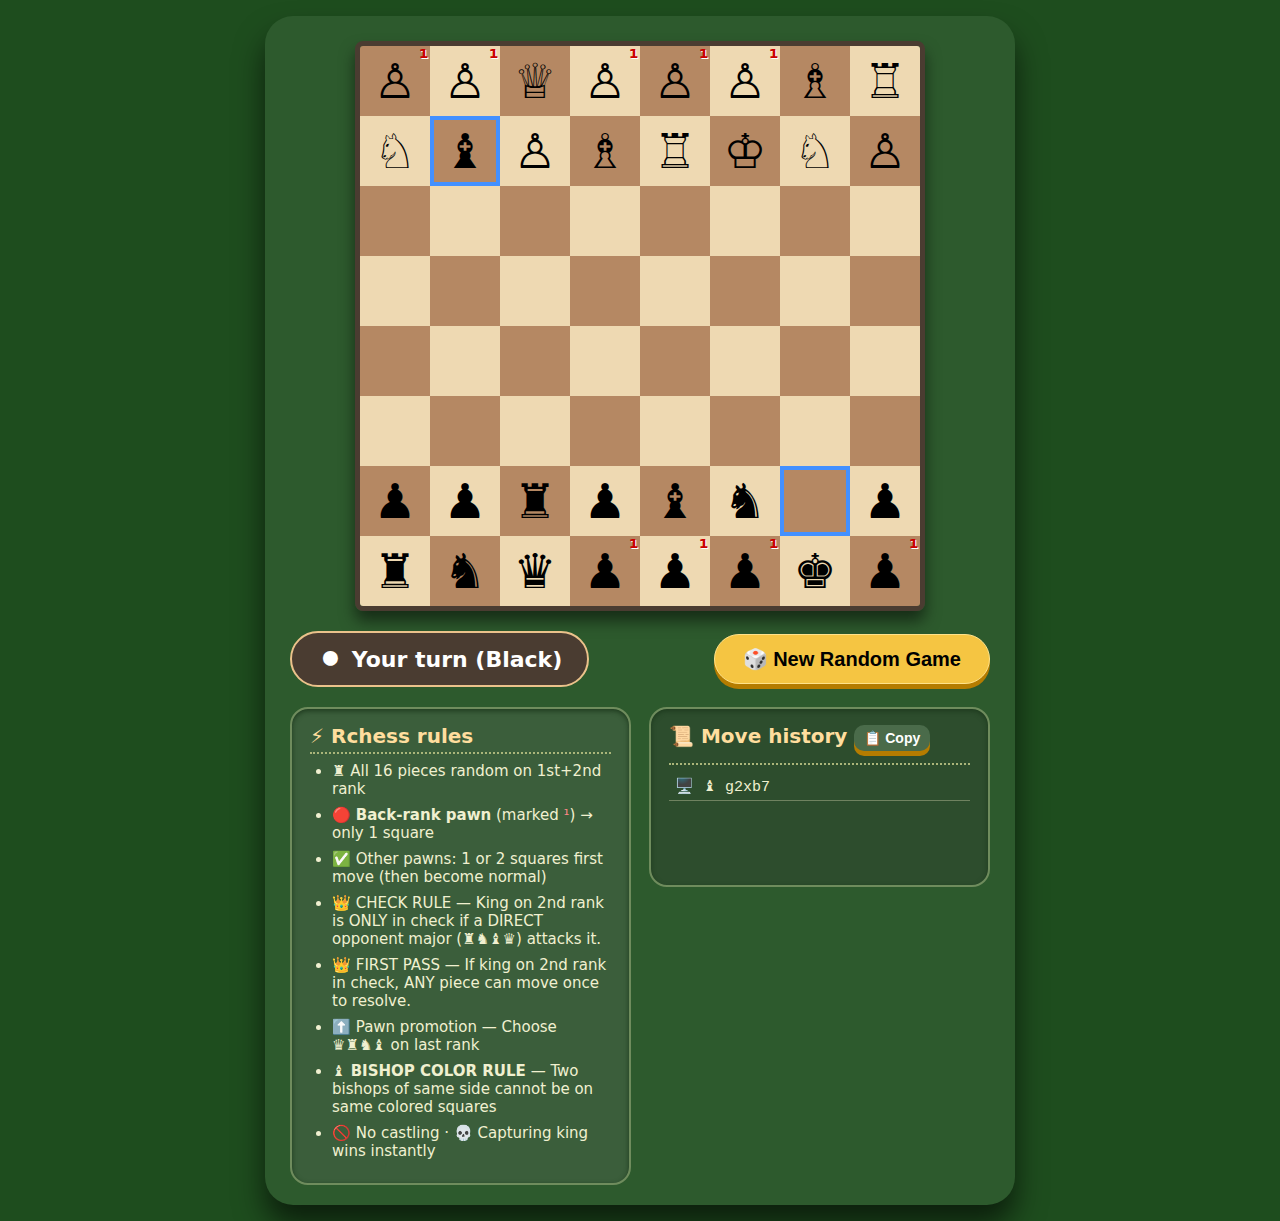
<file: d.html>
<!DOCTYPE html>
<html lang="en">
<head>
    <meta charset="UTF-8">
    <meta name="viewport" content="width=device-width, initial-scale=1.0">
    <title>Random Chess · KING DEFENSE & BISHOP COLOR RULE</title>
    <style>
        * { box-sizing: border-box; user-select: none; }
        body {
            font-family: 'Segoe UI', Roboto, system-ui;
            background: #1e4d1e;
            display: flex;
            justify-content: center;
            align-items: center;
            min-height: 100vh;
            margin: 0;
            padding: 16px;
        }
        .game-wrapper {
            background: #2d5a2d;
            padding: 25px 25px 20px;
            border-radius: 28px;
            box-shadow: 0 20px 30px rgba(0,0,0,0.6);
            max-width: 750px;
            width: fit-content;
        }
        .board-container {
            display: flex;
            justify-content: center;
        }
        .board {
            display: grid;
            grid-template-columns: repeat(8, 70px);
            grid-template-rows: repeat(8, 70px);
            border: 5px solid #4a3c31;
            border-radius: 8px;
            overflow: hidden;
            box-shadow: 0 10px 15px rgba(0,0,0,0.5);
        }
        .square {
            display: flex;
            align-items: center;
            justify-content: center;
            font-size: 48px;
            cursor: pointer;
            transition: 0.08s;
            position: relative;
        }
        .square.light { background: #eed9b2; }
        .square.dark { background: #b58863; }
        .square.selected {
            outline: 4px solid #ffb703;
            outline-offset: -3px;
            filter: brightness(1.1);
            z-index: 2;
            background: #ffe68f !important;
        }
        .square.valid-move {
            cursor: pointer;
            position: relative;
        }
        .square.valid-move::after {
            content: '';
            position: absolute;
            width: 22px;
            height: 22px;
            background: rgba(0, 200, 0, 0.5);
            border-radius: 50%;
            pointer-events: none;
            border: 2px solid white;
        }
        .square.capture-move::after {
            background: rgba(200, 50, 50, 0.6);
            border-radius: 0;
            transform: rotate(45deg);
            width: 25px;
            height: 25px;
        }
        .square.last-move {
            box-shadow: inset 0 0 0 4px #4290ff;
        }
        .square.illegal-preview {
            background: rgba(255, 0, 0, 0.3) !important;
        }
        .backrank-pawn {
            position: relative;
            display: inline-block;
        }
        .backrank-pawn::after {
            content: '¹';
            position: absolute;
            top: -8px;
            right: -12px;
            font-size: 22px;
            font-weight: bold;
            color: #cc0000;
            text-shadow: 1px 1px 0 white;
        }
        .info-panel {
            margin-top: 20px;
            color: white;
            display: flex;
            flex-wrap: wrap;
            justify-content: space-between;
            align-items: center;
            gap: 15px;
        }
        .turn-box {
            background: #4a3c31;
            padding: 10px 25px;
            border-radius: 40px;
            font-size: 22px;
            font-weight: 600;
            display: flex;
            align-items: center;
            gap: 8px;
            border: 2px solid #ebc28b;
        }
        .turn-box span {
            font-size: 32px;
            line-height: 1;
        }
        button {
            background: #f5c542;
            border: none;
            padding: 12px 28px;
            font-size: 20px;
            font-weight: bold;
            border-radius: 40px;
            cursor: pointer;
            transition: 0.2s;
            box-shadow: 0 5px 0 #b57c00;
            border: 1px solid #ffe28a;
        }
        button:hover {
            background: #ffd966;
            transform: translateY(-2px);
            box-shadow: 0 7px 0 #b57c00;
        }
        button:active {
            transform: translateY(3px);
            box-shadow: 0 2px 0 #b57c00;
        }
        .rules-history {
            display: grid;
            grid-template-columns: 1fr 1fr;
            gap: 18px;
            margin-top: 20px;
        }
        .rule-box, .history-box {
            background: #3b5e3b;
            border-radius: 18px;
            padding: 15px 18px;
            color: #f0f0d0;
            border: 2px solid #6f8c5d;
            box-shadow: inset 0 2px 5px #1e3a1e;
        }
        .rule-box h3, .history-box h3 {
            margin: 0 0 8px 0;
            color: #ffde9e;
            font-size: 20px;
            border-bottom: 2px dotted #aab57a;
            padding-bottom: 4px;
        }
        .rule-box ul {
            margin: 8px 0 0;
            padding-left: 22px;
        }
        .rule-box li {
            margin: 8px 0;
            font-size: 15px;
        }
        .rule-box .critical {
            color: #ffb4a2;
            font-weight: 600;
            background: #5d3a2e;
            padding: 5px 10px;
            border-radius: 30px;
            list-style: none;
            margin-left: -22px;
        }
        .history-box {
            max-height: 180px;
            overflow-y: auto;
            font-size: 15px;
            background: #2d4d2d;
            user-select: text;
            cursor: text;
        }
        .history-box pre {
            margin: 0;
            font-family: 'Courier New', monospace;
            white-space: pre-wrap;
            word-wrap: break-word;
            color: #f0f0d0;
        }
        .history-entry {
            padding: 4px 6px;
            border-bottom: 1px solid #6f8260;
            font-family: 'Courier New', monospace;
        }
        .check-warning {
            background: #b22222;
            color: white;
            padding: 6px 15px;
            border-radius: 30px;
            font-weight: bold;
            animation: pulse 1s infinite;
        }
        .game-over {
            background: #4a3c31;
            color: gold;
            font-size: 24px;
            font-weight: bold;
            padding: 10px 20px;
            border-radius: 40px;
        }
        .promotion-dialog {
            position: fixed;
            top: 50%;
            left: 50%;
            transform: translate(-50%, -50%);
            background: #4a3c31;
            border: 4px solid #ebc28b;
            border-radius: 20px;
            padding: 25px;
            display: flex;
            gap: 20px;
            z-index: 100;
            box-shadow: 0 10px 30px black;
        }
        .promotion-piece {
            font-size: 60px;
            cursor: pointer;
            padding: 10px;
            background: #b58863;
            border-radius: 15px;
            transition: 0.2s;
        }
        .promotion-piece:hover {
            transform: scale(1.1);
            background: #eed9b2;
        }
        .copy-button {
            background: #4a6b4a;
            color: white;
            border: none;
            padding: 5px 10px;
            border-radius: 10px;
            cursor: pointer;
            margin-bottom: 8px;
            font-size: 14px;
        }
        .copy-button:hover {
            background: #5d825d;
        }
        .warning-message {
            color: #ffaa00;
            font-weight: bold;
            margin-top: 5px;
        }
        .bishop-warning {
            background: #8a2be2;
            color: white;
            padding: 3px 10px;
            border-radius: 20px;
            font-size: 14px;
            margin-left: 10px;
        }
        @keyframes pulse { 0% { opacity: 0.8; } 50% { opacity: 1; } }
    </style>
</head>
<body>
<div class="game-wrapper">
    <div class="board-container">
        <div class="board" id="chessboard"></div>
    </div>

    <div class="info-panel">
        <div class="turn-box" id="turnDisplay">
            <span>⚪</span> Your turn (White)
        </div>
        <button onclick="resetGame()">🎲 New Random Game</button>
    </div>

    <div class="rules-history">
        <div class="rule-box">
            <h3>⚡ Rchess rules</h3>
            <ul>
                <li>♜ All 16 pieces random on 1st+2nd rank</li>
                <li>🔴 <strong>Back‑rank pawn</strong> (marked <span style="color:#ff8888">¹</span>) → only 1 square</li>
                <li>✅ Other pawns: 1 or 2 squares first move (then become normal)</li>
                <li>👑 CHECK RULE — King on 2nd rank is ONLY in check if a DIRECT opponent major (♜♞♝♛) attacks it.</li>
                <li>👑 FIRST PASS — If king on 2nd rank in check, ANY piece can move once to resolve.</li>
                <li>⬆️ Pawn promotion — Choose ♛♜♞♝ on last rank</li>
                <li><strong>♝ BISHOP COLOR RULE</strong> — Two bishops of same side cannot be on same colored squares</li>
                <li>🚫 No castling · 💀 Capturing king wins instantly</li>
            </ul>
        </div>
        <div class="history-box" id="historyBox">
            <h3>📜 Move history <button class="copy-button" onclick="copyHistory()">📋 Copy</button></h3>
            <div id="movesList"></div>
        </div>
    </div>
</div>

<script>
(function() {
    // ----- GAME STATE -----
    let board = Array(8).fill().map(() => Array(8).fill(null));
    let currentPlayer = 'white';
    let humanColor = 'white';
    let gameOver = false;
    let winner = null;
    
    let selectedSquare = null;
    let validMoves = [];
    let moveHistory = [];
    let lastMove = null;
    
    // Promotion state
    let pendingPromotion = null;
    
    // Special rule tracking
    let whiteKingStartRow = null;
    let blackKingStartRow = null;
    let usedFirstPassWhite = false;
    let usedFirstPassBlack = false;
    
    // Track pawns that have used double move
    let pawnDoubleMoveUsed = new Set();

    // Bishop color tracking
    let whiteBishopColors = { light: false, dark: false };
    let blackBishopColors = { light: false, dark: false };

    // Piece symbols
    const symbols = {
        white: { rook:'♜', knight:'♞', bishop:'♝', queen:'♛', king:'♚', pawn:'♟' },
        black: { rook:'♖', knight:'♘', bishop:'♗', queen:'♕', king:'♔', pawn:'♙' }
    };

    // Major pieces for check rule
    const majorPieces = ['rook', 'knight', 'bishop', 'queen'];

    // ----- UTILITY -----
    function shuffleArray(arr) {
        for (let i = arr.length - 1; i > 0; i--) {
            const j = Math.floor(Math.random() * (i + 1));
            [arr[i], arr[j]] = [arr[j], arr[i]];
        }
        return arr;
    }

    // Get square color (light or dark)
    function getSquareColor(row, col) {
        return (row + col) % 2 === 0 ? 'light' : 'dark';
    }

    // Check bishop color rule
    function validateBishopColors() {
        whiteBishopColors = { light: false, dark: false };
        blackBishopColors = { light: false, dark: false };
        
        for (let r = 0; r < 8; r++) {
            for (let c = 0; c < 8; c++) {
                let piece = board[r][c];
                if (piece && piece.pieceType === 'bishop') {
                    let squareColor = getSquareColor(r, c);
                    if (piece.color === 'white') {
                        whiteBishopColors[squareColor] = true;
                    } else {
                        blackBishopColors[squareColor] = true;
                    }
                }
            }
        }
        
        // Check if both colors have bishops for same side
        if (whiteBishopColors.light && whiteBishopColors.dark) {
            console.warn("White has bishops on both colors - illegal position!");
            return false;
        }
        if (blackBishopColors.light && blackBishopColors.dark) {
            console.warn("Black has bishops on both colors - illegal position!");
            return false;
        }
        return true;
    }

    // Check if placing a bishop would violate color rule
    function wouldViolateBishopColor(row, col, piece) {
        if (piece.pieceType !== 'bishop') return false;
        
        let squareColor = getSquareColor(row, col);
        let bishops = piece.color === 'white' ? {...whiteBishopColors} : {...blackBishopColors};
        
        // If there's already a bishop on this color, it's fine (same bishop)
        // But if there's a bishop on the OTHER color, it's illegal
        if (piece.color === 'white') {
            if (squareColor === 'light' && whiteBishopColors.dark) return true;
            if (squareColor === 'dark' && whiteBishopColors.light) return true;
        } else {
            if (squareColor === 'light' && blackBishopColors.dark) return true;
            if (squareColor === 'dark' && blackBishopColors.light) return true;
        }
        return false;
    }

    // ----- KING ADJACENCY CHECK -----
    function areKingsAdjacent(boardState) {
        let whiteKing = null;
        let blackKing = null;
        
        for (let r = 0; r < 8; r++) {
            for (let c = 0; c < 8; c++) {
                let piece = boardState[r][c];
                if (piece && piece.pieceType === 'king') {
                    if (piece.color === 'white') whiteKing = {row: r, col: c};
                    else blackKing = {row: r, col: c};
                }
            }
        }
        
        if (!whiteKing || !blackKing) return false;
        
        let rowDiff = Math.abs(whiteKing.row - blackKing.row);
        let colDiff = Math.abs(whiteKing.col - blackKing.col);
        
        return rowDiff <= 1 && colDiff <= 1;
    }

    // ----- BOARD SETUP WITH BISHOP COLOR RULE -----
    function createRandomBoard() {
        let attempts = 0;
        let validPosition = false;
        
        while (!validPosition && attempts < 100) {
            attempts++;
            humanColor = Math.random() < 0.5 ? 'white' : 'black';
            
            for (let r = 0; r < 8; r++) {
                for (let c = 0; c < 8; c++) {
                    board[r][c] = null;
                }
            }

            const majorTypes = ['rook','knight','bishop','queen','king','bishop','knight','rook'];
            const pawnTypes = Array(8).fill('pawn');
            
            let whitePool = shuffleArray([...majorTypes, ...pawnTypes]);
            let blackPool = shuffleArray([...majorTypes, ...pawnTypes]);

            // Place white
            for (let c = 0; c < 8; c++) {
                board[0][c] = {
                    type: symbols.white[whitePool[c]],
                    pieceType: whitePool[c],
                    color: 'white',
                    startingRow: 0,
                    hasMoved: false,
                    id: `white_${whitePool[c]}_0_${c}_${Date.now()}_${Math.random()}`
                };
                board[1][c] = {
                    type: symbols.white[whitePool[c+8]],
                    pieceType: whitePool[c+8],
                    color: 'white',
                    startingRow: 1,
                    hasMoved: false,
                    id: `white_${whitePool[c+8]}_1_${c}_${Date.now()}_${Math.random()}`
                };
            }
            
            // Place black
            for (let c = 0; c < 8; c++) {
                board[7][c] = {
                    type: symbols.black[blackPool[c]],
                    pieceType: blackPool[c],
                    color: 'black',
                    startingRow: 7,
                    hasMoved: false,
                    id: `black_${blackPool[c]}_7_${c}_${Date.now()}_${Math.random()}`
                };
                board[6][c] = {
                    type: symbols.black[blackPool[c+8]],
                    pieceType: blackPool[c+8],
                    color: 'black',
                    startingRow: 6,
                    hasMoved: false,
                    id: `black_${blackPool[c+8]}_6_${c}_${Date.now()}_${Math.random()}`
                };
            }

            // Store king start rows
            whiteKingStartRow = null;
            blackKingStartRow = null;
            for (let r = 0; r < 2; r++) {
                for (let c = 0; c < 8; c++) {
                    if (board[r][c]?.pieceType === 'king') whiteKingStartRow = r;
                }
            }
            for (let r = 6; r < 8; r++) {
                for (let c = 0; c < 8; c++) {
                    if (board[r][c]?.pieceType === 'king') blackKingStartRow = r;
                }
            }

            // Validate bishop colors and king adjacency
            validateBishopColors();
            if (!areKingsAdjacent(board) && 
                !whiteBishopColors.light !== !whiteBishopColors.dark && 
                !blackBishopColors.light !== !blackBishopColors.dark) {
                validPosition = true;
            }
        }

        pawnDoubleMoveUsed.clear();
        usedFirstPassWhite = false;
        usedFirstPassBlack = false;
        gameOver = false;
        winner = null;
        lastMove = null;
        currentPlayer = 'white';
    }

    // ----- BACK-RANK PAWN CHECK -----
    function isBackRankPawn(piece) {
        if (!piece || piece.pieceType !== 'pawn') return false;
        return (piece.color === 'white' && piece.startingRow === 0) ||
               (piece.color === 'black' && piece.startingRow === 7);
    }

    // ----- KING DEFENSE: Check if king can capture attacker -----
    function getKingCaptureMoves(kingRow, kingCol, kingColor) {
        let captures = [];
        let attackerColor = kingColor === 'white' ? 'black' : 'white';
        
        // Check all 8 squares around king
        for (let dr = -1; dr <= 1; dr++) {
            for (let dc = -1; dc <= 1; dc++) {
                if (dr === 0 && dc === 0) continue;
                let r = kingRow + dr;
                let c = kingCol + dc;
                if (r >= 0 && r < 8 && c >= 0 && c < 8) {
                    let target = board[r][c];
                    // King can capture if:
                    // 1. There's an enemy piece
                    // 2. That piece is attacking the king (is a threat)
                    // 3. The capture wouldn't put king in check (we'll check later)
                    if (target && target.color === attackerColor) {
                        // Check if this piece is actually giving check
                        if (isPieceAttackingSquare(r, c, kingRow, kingCol)) {
                            captures.push({row: r, col: c});
                        }
                    }
                }
            }
        }
        return captures;
    }

    // Check if a piece at (pieceRow, pieceCol) attacks (targetRow, targetCol)
    function isPieceAttackingSquare(pieceRow, pieceCol, targetRow, targetCol) {
        let piece = board[pieceRow][pieceCol];
        if (!piece) return false;
        
        // Get all pseudo-legal moves for this piece (without king safety checks)
        let moves = getPseudoMovesForPiece(pieceRow, pieceCol);
        return moves.some(m => m.row === targetRow && m.col === targetCol);
    }

    // Get pseudo-legal moves for a piece (for attack detection)
    function getPseudoMovesForPiece(row, col) {
        const piece = board[row][col];
        if (!piece) return [];
        
        let moves = [];

        if (piece.pieceType === 'pawn') {
            const dir = piece.color === 'white' ? 1 : -1;
            // Captures only (for attack detection)
            for (let dc of [-1, 1]) {
                let nc = col + dc;
                if (nc >= 0 && nc < 8 && row + dir >= 0 && row + dir < 8) {
                    moves.push({row: row + dir, col: nc});
                }
            }
        } else if (piece.pieceType === 'knight') {
            const jumps = [[2,1], [2,-1], [-2,1], [-2,-1], [1,2], [1,-2], [-1,2], [-1,-2]];
            for (let [dr, dc] of jumps) {
                let r = row + dr, c = col + dc;
                if (r >= 0 && r < 8 && c >= 0 && c < 8) {
                    moves.push({row: r, col: c});
                }
            }
        } else if (piece.pieceType === 'king') {
            for (let dr = -1; dr <= 1; dr++) {
                for (let dc = -1; dc <= 1; dc++) {
                    if (dr === 0 && dc === 0) continue;
                    let r = row + dr, c = col + dc;
                    if (r >= 0 && r < 8 && c >= 0 && c < 8) {
                        moves.push({row: r, col: c});
                    }
                }
            }
        } else {
            // Sliding pieces
            const dirs = {
                rook: [[1,0],[-1,0],[0,1],[0,-1]],
                bishop: [[1,1],[1,-1],[-1,1],[-1,-1]],
                queen: [[1,0],[-1,0],[0,1],[0,-1],[1,1],[1,-1],[-1,1],[-1,-1]]
            };
            
            let pieceDirs = dirs[piece.pieceType] || [];
            for (let [dr, dc] of pieceDirs) {
                let r = row + dr, c = col + dc;
                while (r >= 0 && r < 8 && c >= 0 && c < 8) {
                    moves.push({row: r, col: c});
                    if (board[r][c]) break; // Stop at first piece
                    r += dr;
                    c += dc;
                }
            }
        }
        return moves;
    }

    // ----- MOVE GENERATION WITH KING SAFETY -----
    function getValidMoves(row, col) {
        const piece = board[row][col];
        if (!piece) return [];

        let moves = [];

        if (piece.pieceType === 'pawn') {
            const dir = piece.color === 'white' ? 1 : -1;
            const backRank = isBackRankPawn(piece);
            const pawnId = piece.id;
            const hasUsedDoubleMove = pawnDoubleMoveUsed.has(pawnId);

            // Forward 1
            if (row + dir >= 0 && row + dir < 8 && !board[row + dir][col]) {
                moves.push({row: row + dir, col: col});
            }

            // Forward 2
            if (!backRank && !piece.hasMoved && !hasUsedDoubleMove) {
                if (row + 2*dir >= 0 && row + 2*dir < 8 && 
                    !board[row + dir][col] && !board[row + 2*dir][col]) {
                    moves.push({row: row + 2*dir, col: col});
                }
            }

            // Captures
            for (let dc of [-1, 1]) {
                let nc = col + dc;
                if (nc >= 0 && nc < 8 && row + dir >= 0 && row + dir < 8) {
                    let target = board[row + dir][nc];
                    if (target && target.color !== piece.color) {
                        moves.push({row: row + dir, col: nc});
                    }
                }
            }
        }

        // ROOK / QUEEN
        if (piece.pieceType === 'rook' || piece.pieceType === 'queen') {
            const dirs = [[1,0], [-1,0], [0,1], [0,-1]];
            for (let [dr, dc] of dirs) {
                let r = row + dr, c = col + dc;
                while (r >= 0 && r < 8 && c >= 0 && c < 8) {
                    if (!board[r][c]) {
                        moves.push({row: r, col: c});
                    } else {
                        if (board[r][c].color !== piece.color) {
                            moves.push({row: r, col: c});
                        }
                        break;
                    }
                    r += dr; c += dc;
                }
            }
        }
        
        // BISHOP / QUEEN
        if (piece.pieceType === 'bishop' || piece.pieceType === 'queen') {
            const dirs = [[1,1], [1,-1], [-1,1], [-1,-1]];
            for (let [dr, dc] of dirs) {
                let r = row + dr, c = col + dc;
                while (r >= 0 && r < 8 && c >= 0 && c < 8) {
                    if (!board[r][c]) {
                        moves.push({row: r, col: c});
                    } else {
                        if (board[r][c].color !== piece.color) {
                            moves.push({row: r, col: c});
                        }
                        break;
                    }
                    r += dr; c += dc;
                }
            }
        }
        
        // KNIGHT
        if (piece.pieceType === 'knight') {
            const jumps = [[2,1], [2,-1], [-2,1], [-2,-1], [1,2], [1,-2], [-1,2], [-1,-2]];
            for (let [dr, dc] of jumps) {
                let r = row + dr, c = col + dc;
                if (r >= 0 && r < 8 && c >= 0 && c < 8) {
                    if (!board[r][c] || board[r][c].color !== piece.color) {
                        moves.push({row: r, col: c});
                    }
                }
            }
        }
        
        // KING
        if (piece.pieceType === 'king') {
            for (let dr = -1; dr <= 1; dr++) {
                for (let dc = -1; dc <= 1; dc++) {
                    if (dr === 0 && dc === 0) continue;
                    let r = row + dr, c = col + dc;
                    if (r >= 0 && r < 8 && c >= 0 && c < 8) {
                        if (!board[r][c] || board[r][c].color !== piece.color) {
                            moves.push({row: r, col: c});
                        }
                    }
                }
            }
        }

        // Filter moves
        moves = moves.filter(m => {
            let target = board[m.row][m.col];
            
            // 1. Can't capture own king
            if (target && target.pieceType === 'king') return false;
            
            // 2. Can't make kings adjacent
            if (wouldMoveMakeKingsAdjacent(row, col, m.row, m.col)) return false;
            
            // 3. For bishops, check color rule
            if (piece.pieceType === 'bishop' && target === null) {
                if (wouldViolateBishopColor(m.row, m.col, piece)) return false;
            }
            
            // 4. Can't move into check (king safety)
            if (wouldMoveLeaveKingInCheck(row, col, m.row, m.col, piece.color)) return false;
            
            return true;
        });

        // For king specifically, add capture moves of attackers
        if (piece.pieceType === 'king' && isInCheck(piece.color)) {
            let captureMoves = getKingCaptureMoves(row, col, piece.color);
            for (let cap of captureMoves) {
                if (!moves.some(m => m.row === cap.row && m.col === cap.col)) {
                    // Check if this capture would be safe
                    if (!wouldMoveLeaveKingInCheck(row, col, cap.row, cap.col, piece.color)) {
                        moves.push(cap);
                    }
                }
            }
        }

        return moves;
    }

    // Check if a move would make kings adjacent
    function wouldMoveMakeKingsAdjacent(fromRow, fromCol, toRow, toCol) {
        let tempBoard = [];
        for (let r = 0; r < 8; r++) {
            tempBoard[r] = [];
            for (let c = 0; c < 8; c++) {
                tempBoard[r][c] = board[r][c] ? {...board[r][c]} : null;
            }
        }
        
        let piece = tempBoard[fromRow][fromCol];
        tempBoard[toRow][toCol] = {...piece, hasMoved: true};
        tempBoard[fromRow][fromCol] = null;
        
        let whiteKing = null;
        let blackKing = null;
        
        for (let r = 0; r < 8; r++) {
            for (let c = 0; c < 8; c++) {
                let p = tempBoard[r][c];
                if (p && p.pieceType === 'king') {
                    if (p.color === 'white') whiteKing = {row: r, col: c};
                    else blackKing = {row: r, col: c};
                }
            }
        }
        
        if (!whiteKing || !blackKing) return false;
        
        let rowDiff = Math.abs(whiteKing.row - blackKing.row);
        let colDiff = Math.abs(whiteKing.col - blackKing.col);
        
        return rowDiff <= 1 && colDiff <= 1;
    }

    // Check if a move would leave king in check
    function wouldMoveLeaveKingInCheck(fromRow, fromCol, toRow, toCol, color) {
        let tempBoard = [];
        for (let r = 0; r < 8; r++) {
            tempBoard[r] = [];
            for (let c = 0; c < 8; c++) {
                tempBoard[r][c] = board[r][c] ? {...board[r][c]} : null;
            }
        }
        
        let piece = tempBoard[fromRow][fromCol];
        tempBoard[toRow][toCol] = {...piece, hasMoved: true};
        tempBoard[fromRow][fromCol] = null;
        
        // Find king after move
        let kingRow, kingCol;
        for (let r = 0; r < 8; r++) {
            for (let c = 0; c < 8; c++) {
                if (tempBoard[r][c]?.pieceType === 'king' && tempBoard[r][c]?.color === color) {
                    kingRow = r;
                    kingCol = c;
                    break;
                }
            }
        }
        
        if (kingRow === undefined) return true;
        
        // Check if any enemy piece attacks the king
        for (let r = 0; r < 8; r++) {
            for (let c = 0; c < 8; c++) {
                let attacker = tempBoard[r][c];
                if (attacker && attacker.color !== color) {
                    if (isPieceAttackingSquareInBoard(tempBoard, r, c, kingRow, kingCol)) {
                        return true;
                    }
                }
            }
        }
        return false;
    }

    // Check if piece attacks square in given board state
    function isPieceAttackingSquareInBoard(boardState, pieceRow, pieceCol, targetRow, targetCol) {
        let piece = boardState[pieceRow][pieceCol];
        if (!piece) return false;
        
        if (piece.pieceType === 'pawn') {
            let dir = piece.color === 'white' ? 1 : -1;
            return (targetRow === pieceRow + dir && Math.abs(targetCol - pieceCol) === 1);
        } else if (piece.pieceType === 'knight') {
            let dr = Math.abs(targetRow - pieceRow);
            let dc = Math.abs(targetCol - pieceCol);
            return (dr === 2 && dc === 1) || (dr === 1 && dc === 2);
        } else if (piece.pieceType === 'king') {
            return Math.abs(targetRow - pieceRow) <= 1 && Math.abs(targetCol - pieceCol) <= 1;
        } else {
            // Sliding pieces
            if (pieceRow === targetRow) {
                // Horizontal
                let step = targetCol > pieceCol ? 1 : -1;
                for (let c = pieceCol + step; c !== targetCol; c += step) {
                    if (boardState[pieceRow][c]) return false;
                }
                return true;
            } else if (pieceCol === targetCol) {
                // Vertical
                let step = targetRow > pieceRow ? 1 : -1;
                for (let r = pieceRow + step; r !== targetRow; r += step) {
                    if (boardState[r][pieceCol]) return false;
                }
                return true;
            } else if (Math.abs(targetRow - pieceRow) === Math.abs(targetCol - pieceCol)) {
                // Diagonal
                let rStep = targetRow > pieceRow ? 1 : -1;
                let cStep = targetCol > pieceCol ? 1 : -1;
                let r = pieceRow + rStep;
                let c = pieceCol + cStep;
                while (r !== targetRow && c !== targetCol) {
                    if (boardState[r][c]) return false;
                    r += rStep;
                    c += cStep;
                }
                return true;
            }
        }
        return false;
    }

    // ----- CHECK DETECTION -----
    function isSquareAttackedByMajor(row, col, attackerColor) {
        for (let r = 0; r < 8; r++) {
            for (let c = 0; c < 8; c++) {
                let p = board[r][c];
                if (p && p.color === attackerColor && majorPieces.includes(p.pieceType)) {
                    if (isPieceAttackingSquare(r, c, row, col)) return true;
                }
            }
        }
        return false;
    }

    function isSquareAttackedByAny(row, col, attackerColor) {
        for (let r = 0; r < 8; r++) {
            for (let c = 0; c < 8; c++) {
                let p = board[r][c];
                if (p && p.color === attackerColor) {
                    if (isPieceAttackingSquare(r, c, row, col)) return true;
                }
            }
        }
        return false;
    }

    function kingPos(color) {
        for (let r = 0; r < 8; r++) {
            for (let c = 0; c < 8; c++) {
                if (board[r][c]?.pieceType === 'king' && board[r][c]?.color === color) {
                    return {row: r, col: c};
                }
            }
        }
        return null;
    }

    function isInCheck(color) {
        let k = kingPos(color);
        if (!k) return false;
        
        let isSecondRank = (color === 'white' && k.row === 1) || (color === 'black' && k.row === 6);
        
        if (isSecondRank) {
            return isSquareAttackedByMajor(k.row, k.col, color === 'white' ? 'black' : 'white');
        } else {
            return isSquareAttackedByAny(k.row, k.col, color === 'white' ? 'black' : 'white');
        }
    }

    // ----- KING CAPTURE CHECK -----
    function checkForKingCapture() {
        let whiteKingExists = false;
        let blackKingExists = false;
        
        for (let r = 0; r < 8; r++) {
            for (let c = 0; c < 8; c++) {
                let piece = board[r][c];
                if (piece?.pieceType === 'king') {
                    if (piece.color === 'white') whiteKingExists = true;
                    else blackKingExists = true;
                }
            }
        }
        
        if (!whiteKingExists) {
            gameOver = true;
            winner = 'black';
        } else if (!blackKingExists) {
            gameOver = true;
            winner = 'white';
        }
        
        return gameOver;
    }

    // ----- PROMOTION -----
    function showPromotionDialog(from, to, piece) {
        pendingPromotion = { from, to, piece };
        
        let dialog = document.createElement('div');
        dialog.className = 'promotion-dialog';
        dialog.id = 'promotionDialog';
        
        let pieces = ['queen', 'rook', 'knight', 'bishop'];
        let symbols_map = {
            queen: piece.color === 'white' ? '♛' : '♕',
            rook: piece.color === 'white' ? '♜' : '♖',
            knight: piece.color === 'white' ? '♞' : '♘',
            bishop: piece.color === 'white' ? '♝' : '♗'
        };
        
        pieces.forEach(pType => {
            let div = document.createElement('div');
            div.className = 'promotion-piece';
            div.textContent = symbols_map[pType];
            div.onclick = () => completePromotion(pType);
            dialog.appendChild(div);
        });
        
        document.body.appendChild(dialog);
        renderBoard();
    }

    function completePromotion(newPieceType) {
        if (!pendingPromotion) return;
        
        let { from, to, piece } = pendingPromotion;
        
        // Check bishop color rule for promotion
        if (newPieceType === 'bishop') {
            if (wouldViolateBishopColor(to.row, to.col, piece)) {
                alert("Cannot promote to bishop - would put two bishops on same color!");
                return;
            }
        }
        
        // Update piece type
        let newSymbol = piece.color === 'white' ? symbols.white[newPieceType] : symbols.black[newPieceType];
        board[to.row][to.col].pieceType = newPieceType;
        board[to.row][to.col].type = newSymbol;
        
        // Update bishop colors
        validateBishopColors();
        
        // Record promotion in history
        let lastEntry = moveHistory[moveHistory.length - 1];
        if (lastEntry) {
            moveHistory[moveHistory.length - 1] += `=${newPieceType[0].toUpperCase()}`;
        }
        
        document.getElementById('promotionDialog')?.remove();
        pendingPromotion = null;
        
        updateHistoryDisplay();
        renderBoard();
    }

    // ----- APPLY MOVE -----
    function applyMove(from, to, isFirstPass = false) {
        let piece = board[from.row][from.col];
        if (!piece) return false;

        // Track double move for pawns
        if (piece.pieceType === 'pawn' && Math.abs(to.row - from.row) === 2) {
            pawnDoubleMoveUsed.add(piece.id);
        }

        // Record move
        let fromCol = String.fromCharCode(97 + from.col);
        let toCol = String.fromCharCode(97 + to.col);
        let capture = board[to.row][to.col] ? 'x' : '';
        let moveText = `${piece.type} ${fromCol}${from.row+1}${capture}${toCol}${to.row+1}`;
        if (isFirstPass) moveText = '✨ ' + moveText;
        moveHistory.push(moveText);
        
        // Store last move
        lastMove = { from, to };
        
        // Move piece
        board[to.row][to.col] = {
            ...piece,
            hasMoved: true,
            id: piece.id
        };
        board[from.row][from.col] = null;

        // Update bishop colors
        validateBishopColors();

        // Check for promotion
        if (piece.pieceType === 'pawn') {
            if ((piece.color === 'white' && to.row === 7) || (piece.color === 'black' && to.row === 0)) {
                showPromotionDialog(from, to, piece);
            }
        }

        updateHistoryDisplay();
        return true;
    }

    function updateHistoryDisplay() {
        let historyDiv = document.getElementById('movesList');
        historyDiv.innerHTML = moveHistory.slice(-15).map(h => 
            `<div class="history-entry">${h}</div>`
        ).join('');
    }

    // ----- FIRST-PASS RULE -----
    function firstPassAllowed(color) {
        if (color === 'white') {
            if (usedFirstPassWhite) return false;
            if (whiteKingStartRow !== 1) return false;
            return isInCheck('white');
        } else {
            if (usedFirstPassBlack) return false;
            if (blackKingStartRow !== 6) return false;
            return isInCheck('black');
        }
    }

    // ----- HUMAN MOVE HANDLER -----
    function tryHumanMove(from, to) {
        if (gameOver) return false;
        if (pendingPromotion) return false;
        
        let piece = board[from.row][from.col];
        if (!piece || piece.color !== humanColor) return false;

        let moves = getValidMoves(from.row, from.col);
        let isValid = moves.some(m => m.row === to.row && m.col === to.col);

        // First-pass rule
        if (!isValid && firstPassAllowed(humanColor)) {
            if (wouldMoveMakeKingsAdjacent(from.row, from.col, to.row, to.col)) {
                return false;
            }
            
            if (humanColor === 'white') usedFirstPassWhite = true;
            else usedFirstPassBlack = true;
            
            applyMove(from, to, true);
            
            if (checkForKingCapture()) {
                renderBoard();
                return true;
            }
            
            currentPlayer = (humanColor === 'white' ? 'black' : 'white');
            return true;
        }

        if (!isValid) return false;

        applyMove(from, to);
        
        if (checkForKingCapture()) {
            renderBoard();
            return true;
        }
        
        currentPlayer = (humanColor === 'white' ? 'black' : 'white');
        return true;
    }

    // ----- AI MOVE (with king defense) -----
    function computerMove() {
        if (gameOver) return;
        if (pendingPromotion) return;
        if (currentPlayer === humanColor) return;
        
        let aiColor = humanColor === 'white' ? 'black' : 'white';
        
        // If AI is in check, must get out of check
        let inCheck = isInCheck(aiColor);
        
        // Collect all possible moves
        let allMoves = [];
        for (let r = 0; r < 8; r++) {
            for (let c = 0; c < 8; c++) {
                let piece = board[r][c];
                if (piece && piece.color === aiColor) {
                    let moves = getValidMoves(r, c);
                    for (let m of moves) {
                        allMoves.push({
                            from: {row: r, col: c},
                            to: m,
                            pieceType: piece.pieceType,
                            isCapture: board[m.row][m.col] !== null,
                            piece: piece
                        });
                    }
                }
            }
        }

        if (allMoves.length === 0) return;

        // Filter safe moves
        let safeMoves = allMoves.filter(m => {
            // Check if move would leave own king in check
            if (wouldMoveLeaveKingInCheck(m.from.row, m.from.col, m.to.row, m.to.col, aiColor)) return false;
            
            // Check if move would make kings adjacent
            if (wouldMoveMakeKingsAdjacent(m.from.row, m.from.col, m.to.row, m.to.col)) return false;
            
            // For bishops, check color rule
            if (m.pieceType === 'bishop' && !board[m.to.row][m.to.col]) {
                if (wouldViolateBishopColor(m.to.row, m.to.col, m.piece)) return false;
            }
            
            return true;
        });
        
        // If in check, only safe moves are allowed
        if (inCheck) {
            if (safeMoves.length === 0) {
                console.log("AI in checkmate");
                return;
            }
            allMoves = safeMoves;
        } else {
            // Prefer safe moves
            if (safeMoves.length > 0) {
                allMoves = safeMoves;
            }
        }
        
        if (allMoves.length === 0) return;
        
        // Prioritize captures, then checks, then random
        let captures = allMoves.filter(m => m.isCapture);
        let checks = allMoves.filter(m => wouldMoveGiveCheck(m.from, m.to, aiColor));
        
        let selected;
        if (captures.length > 0) {
            selected = captures[Math.floor(Math.random() * captures.length)];
        } else if (checks.length > 0) {
            selected = checks[Math.floor(Math.random() * checks.length)];
        } else {
            selected = allMoves[Math.floor(Math.random() * allMoves.length)];
        }

        // Execute move
        let piece = board[selected.from.row][selected.from.col];
        
        // Track double move for pawns
        if (piece.pieceType === 'pawn' && Math.abs(selected.to.row - selected.from.row) === 2) {
            pawnDoubleMoveUsed.add(piece.id);
        }
        
        let fromCol = String.fromCharCode(97 + selected.from.col);
        let toCol = String.fromCharCode(97 + selected.to.col);
        let capture = board[selected.to.row][selected.to.col] ? 'x' : '';
        moveHistory.push(`🖥️ ${piece.type} ${fromCol}${selected.from.row+1}${capture}${toCol}${selected.to.row+1}`);
        
        lastMove = { from: selected.from, to: selected.to };
        
        board[selected.to.row][selected.to.col] = {...piece, hasMoved: true};
        board[selected.from.row][selected.from.col] = null;

        // Update bishop colors
        validateBishopColors();

        // Check for promotion
        if (piece.pieceType === 'pawn') {
            if ((piece.color === 'white' && selected.to.row === 7) || (piece.color === 'black' && selected.to.row === 0)) {
                // Auto-queen for AI, but check bishop color if promoting to bishop
                let newPieceType = 'queen';
                // Could add logic to choose based on position, but queen is safest
                let newSymbol = piece.color === 'white' ? symbols.white[newPieceType] : symbols.black[newPieceType];
                board[selected.to.row][selected.to.col].pieceType = newPieceType;
                board[selected.to.row][selected.to.col].type = newSymbol;
                moveHistory[moveHistory.length - 1] += '=Q';
            }
        }
        
        updateHistoryDisplay();
        
        if (checkForKingCapture()) {
            renderBoard();
            return;
        }
        
        currentPlayer = humanColor;
        renderBoard();
    }
    
    // Check if move would give check
    function wouldMoveGiveCheck(from, to, color) {
        let tempBoard = [];
        for (let r = 0; r < 8; r++) {
            tempBoard[r] = [];
            for (let c = 0; c < 8; c++) {
                tempBoard[r][c] = board[r][c] ? {...board[r][c]} : null;
            }
        }
        
        let piece = tempBoard[from.row][from.col];
        tempBoard[to.row][to.col] = {...piece, hasMoved: true};
        tempBoard[from.row][from.col] = null;
        
        let opponentColor = color === 'white' ? 'black' : 'white';
        let opponentKing = null;
        
        for (let r = 0; r < 8; r++) {
            for (let c = 0; c < 8; c++) {
                if (tempBoard[r][c]?.pieceType === 'king' && tempBoard[r][c]?.color === opponentColor) {
                    opponentKing = {row: r, col: c};
                    break;
                }
            }
        }
        
        if (!opponentKing) return false;
        
        // Check if any of AI's pieces attack the king
        for (let r = 0; r < 8; r++) {
            for (let c = 0; c < 8; c++) {
                let attacker = tempBoard[r][c];
                if (attacker && attacker.color === color) {
                    if (isPieceAttackingSquareInBoard(tempBoard, r, c, opponentKing.row, opponentKing.col)) {
                        return true;
                    }
                }
            }
        }
        return false;
    }

    // ----- RENDER BOARD -----
    function renderBoard() {
        const boardEl = document.getElementById('chessboard');
        boardEl.innerHTML = '';
        
        let rows = [0,1,2,3,4,5,6,7];
        if (humanColor === 'black') {
            rows = [7,6,5,4,3,2,1,0];
        }
        
        for (let r of rows) {
            for (let c = 0; c < 8; c++) {
                let square = document.createElement('div');
                square.className = `square ${(r + c) % 2 === 0 ? 'light' : 'dark'}`;
                square.dataset.row = r;
                square.dataset.col = c;

                let piece = board[r][c];
                if (piece) {
                    let span = document.createElement('span');
                    span.textContent = piece.type;
                    if (isBackRankPawn(piece)) {
                        span.classList.add('backrank-pawn');
                    }
                    square.appendChild(span);
                }

                // Highlight selected
                if (selectedSquare && selectedSquare.row === r && selectedSquare.col === c) {
                    square.classList.add('selected');
                }

                // Highlight valid moves
                if (validMoves.some(m => m.row === r && m.col === c)) {
                    square.classList.add('valid-move');
                    if (board[r][c]) {
                        square.classList.add('capture-move');
                    }
                }
                
                // Highlight last move
                if (lastMove && ((lastMove.from.row === r && lastMove.from.col === c) || 
                                 (lastMove.to.row === r && lastMove.to.col === c))) {
                    square.classList.add('last-move');
                }

                square.addEventListener('click', () => handleSquareClick(r, c));
                boardEl.appendChild(square);
            }
        }

        // Update turn display with bishop warnings
        let turnSpan = document.getElementById('turnDisplay');
        
        if (gameOver) {
            let winnerText = winner === humanColor ? 'YOU WIN! 🎉' : 'Computer wins 🤖';
            if (winner === 'draw') winnerText = 'Draw 🤝';
            turnSpan.innerHTML = `<span>${winner === 'white' ? '⚪' : '⚫'}</span> ${winnerText}`;
            return;
        }
        
        if (pendingPromotion) {
            turnSpan.innerHTML = `<span>⬆️</span> Choose promotion piece`;
            return;
        }
        
        // Add bishop warnings
        let bishopWarning = '';
        if (whiteBishopColors.light && whiteBishopColors.dark) {
            bishopWarning = '<span class="bishop-warning">⚠️ White bishops on both colors!</span>';
        }
        if (blackBishopColors.light && blackBishopColors.dark) {
            bishopWarning = '<span class="bishop-warning">⚠️ Black bishops on both colors!</span>';
        }
        
        if (currentPlayer === humanColor) {
            let checkText = isInCheck(humanColor) ? ' · <span class="check-warning">CHECK</span>' : '';
            turnSpan.innerHTML = `<span>${humanColor === 'white' ? '⚪' : '⚫'}</span> Your turn (${humanColor === 'white' ? 'White' : 'Black'})${checkText} ${bishopWarning}`;
        } else {
            turnSpan.innerHTML = `<span>${humanColor === 'white' ? '⚫' : '⚪'}</span> Computer (${humanColor === 'white' ? 'Black' : 'White'}) thinking... ${bishopWarning}`;
            setTimeout(() => {
                computerMove();
                renderBoard();
            }, 400);
        }
    }

    // ----- CLICK HANDLER -----
    function handleSquareClick(row, col) {
        if (gameOver) return;
        if (pendingPromotion) return;
        if (currentPlayer !== humanColor) return;

        if (selectedSquare === null) {
            let piece = board[row][col];
            if (piece && piece.color === humanColor) {
                selectedSquare = {row, col};
                validMoves = getValidMoves(row, col);
                renderBoard();
            }
        } else {
            let moved = tryHumanMove(selectedSquare, {row, col});
            selectedSquare = null;
            validMoves = [];
            renderBoard();
            
            if (!moved) {
                let piece = board[row][col];
                if (piece && piece.color === humanColor) {
                    selectedSquare = {row, col};
                    validMoves = getValidMoves(row, col);
                    renderBoard();
                }
            }
        }
    }

    // ----- COPY HISTORY -----
    window.copyHistory = function() {
        let historyText = moveHistory.join('\n');
        navigator.clipboard.writeText(historyText).then(() => {
            alert('History copied to clipboard!');
        }).catch(() => {
            let textarea = document.createElement('textarea');
            textarea.value = historyText;
            document.body.appendChild(textarea);
            textarea.select();
            document.execCommand('copy');
            document.body.removeChild(textarea);
            alert('History copied!');
        });
    };

    // ----- RESET -----
    window.resetGame = function() {
        if (pendingPromotion) {
            document.getElementById('promotionDialog')?.remove();
            pendingPromotion = null;
        }
        createRandomBoard();
        currentPlayer = 'white';
        selectedSquare = null;
        validMoves = [];
        moveHistory = [];
        lastMove = null;
        updateHistoryDisplay();
        renderBoard();
    };

    // Initialize
    createRandomBoard();
    renderBoard();
})();
</script>
</body>
</html>
</file>
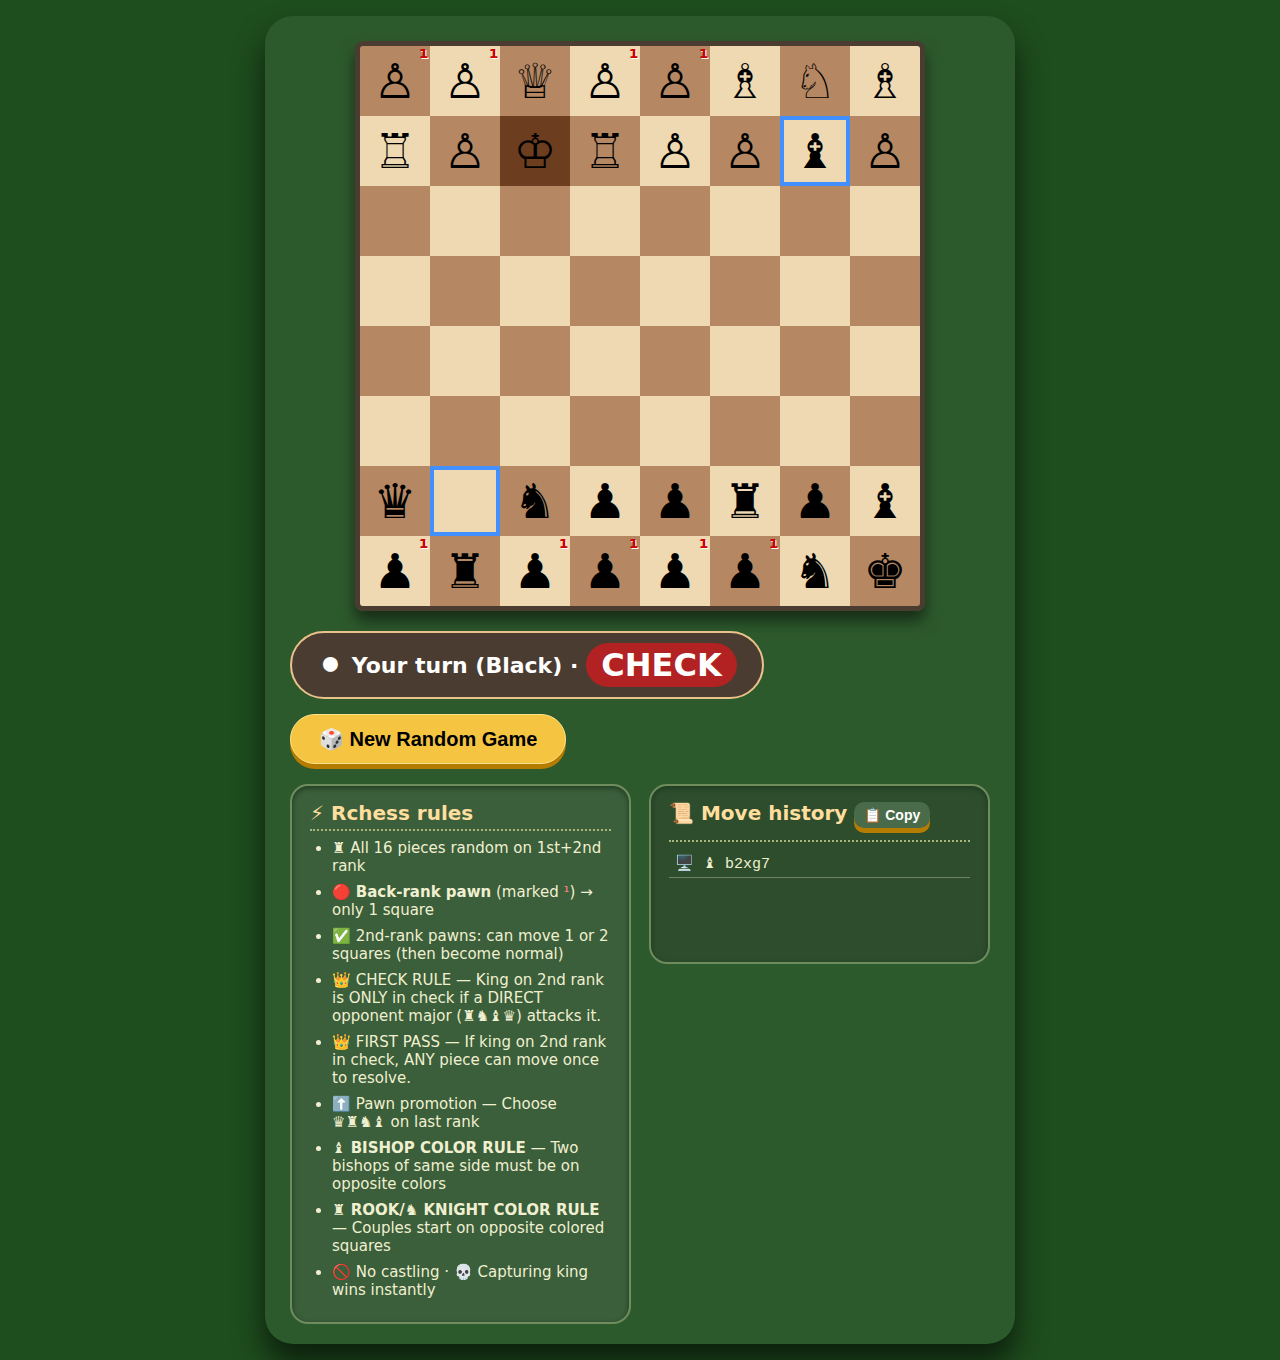
<file: e.html>
<!DOCTYPE html>
<html lang="en">
<head>
    <meta charset="UTF-8">
    <meta name="viewport" content="width=device-width, initial-scale=1.0">
    <title>Random Chess · RULES FIXED · Pawn promotion, Bishop colors, King escape</title>
    <style>
        * { box-sizing: border-box; user-select: none; }
        body {
            font-family: 'Segoe UI', Roboto, system-ui;
            background: #1e4d1e;
            display: flex;
            justify-content: center;
            align-items: center;
            min-height: 100vh;
            margin: 0;
            padding: 16px;
        }
        .game-wrapper {
            background: #2d5a2d;
            padding: 25px 25px 20px;
            border-radius: 28px;
            box-shadow: 0 20px 30px rgba(0,0,0,0.6);
            max-width: 750px;
            width: fit-content;
        }
        .board-container {
            display: flex;
            justify-content: center;
        }
        .board {
            display: grid;
            grid-template-columns: repeat(8, 70px);
            grid-template-rows: repeat(8, 70px);
            border: 5px solid #4a3c31;
            border-radius: 8px;
            overflow: hidden;
            box-shadow: 0 10px 15px rgba(0,0,0,0.5);
        }
        .square {
            display: flex;
            align-items: center;
            justify-content: center;
            font-size: 48px;
            cursor: pointer;
            transition: 0.08s;
            position: relative;
        }
        .square.light { background: #eed9b2; }
        .square.dark { background: #b58863; }
        .square.selected {
            outline: 4px solid #ffb703;
            outline-offset: -3px;
            filter: brightness(1.1);
            z-index: 2;
            background: #ffe68f !important;
        }
        .square.valid-move {
            cursor: pointer;
            position: relative;
        }
        .square.valid-move::after {
            content: '';
            position: absolute;
            width: 22px;
            height: 22px;
            background: rgba(0, 200, 0, 0.5);
            border-radius: 50%;
            pointer-events: none;
            border: 2px solid white;
        }
        .square.capture-move::after {
            background: rgba(200, 50, 50, 0.6);
            border-radius: 0;
            transform: rotate(45deg);
            width: 25px;
            height: 25px;
        }
        .square.last-move {
            box-shadow: inset 0 0 0 4px #4290ff;
        }
        .square.check-square {
            background: rgba(255, 0, 0, 0.3) !important;
        }
        .backrank-pawn {
            position: relative;
            display: inline-block;
        }
        .backrank-pawn::after {
            content: '¹';
            position: absolute;
            top: -8px;
            right: -12px;
            font-size: 22px;
            font-weight: bold;
            color: #cc0000;
            text-shadow: 1px 1px 0 white;
        }
        .info-panel {
            margin-top: 20px;
            color: white;
            display: flex;
            flex-wrap: wrap;
            justify-content: space-between;
            align-items: center;
            gap: 15px;
        }
        .turn-box {
            background: #4a3c31;
            padding: 10px 25px;
            border-radius: 40px;
            font-size: 22px;
            font-weight: 600;
            display: flex;
            align-items: center;
            gap: 8px;
            border: 2px solid #ebc28b;
        }
        .turn-box span {
            font-size: 32px;
            line-height: 1;
        }
        button {
            background: #f5c542;
            border: none;
            padding: 12px 28px;
            font-size: 20px;
            font-weight: bold;
            border-radius: 40px;
            cursor: pointer;
            transition: 0.2s;
            box-shadow: 0 5px 0 #b57c00;
            border: 1px solid #ffe28a;
        }
        button:hover {
            background: #ffd966;
            transform: translateY(-2px);
            box-shadow: 0 7px 0 #b57c00;
        }
        button:active {
            transform: translateY(3px);
            box-shadow: 0 2px 0 #b57c00;
        }
        .rules-history {
            display: grid;
            grid-template-columns: 1fr 1fr;
            gap: 18px;
            margin-top: 20px;
        }
        .rule-box, .history-box {
            background: #3b5e3b;
            border-radius: 18px;
            padding: 15px 18px;
            color: #f0f0d0;
            border: 2px solid #6f8c5d;
            box-shadow: inset 0 2px 5px #1e3a1e;
        }
        .rule-box h3, .history-box h3 {
            margin: 0 0 8px 0;
            color: #ffde9e;
            font-size: 20px;
            border-bottom: 2px dotted #aab57a;
            padding-bottom: 4px;
        }
        .rule-box ul {
            margin: 8px 0 0;
            padding-left: 22px;
        }
        .rule-box li {
            margin: 8px 0;
            font-size: 15px;
        }
        .rule-box .critical {
            color: #ffb4a2;
            font-weight: 600;
            background: #5d3a2e;
            padding: 5px 10px;
            border-radius: 30px;
            list-style: none;
            margin-left: -22px;
        }
        .history-box {
            max-height: 180px;
            overflow-y: auto;
            font-size: 15px;
            background: #2d4d2d;
            user-select: text;
            cursor: text;
        }
        .history-entry {
            padding: 4px 6px;
            border-bottom: 1px solid #6f8260;
            font-family: 'Courier New', monospace;
        }
        .check-warning {
            background: #b22222;
            color: white;
            padding: 6px 15px;
            border-radius: 30px;
            font-weight: bold;
            animation: pulse 1s infinite;
        }
        .game-over {
            background: #4a3c31;
            color: gold;
            font-size: 24px;
            font-weight: bold;
            padding: 10px 20px;
            border-radius: 40px;
        }
        .promotion-dialog {
            position: fixed;
            top: 50%;
            left: 50%;
            transform: translate(-50%, -50%);
            background: #4a3c31;
            border: 4px solid #ebc28b;
            border-radius: 20px;
            padding: 25px;
            display: flex;
            gap: 20px;
            z-index: 100;
            box-shadow: 0 10px 30px black;
        }
        .promotion-piece {
            font-size: 60px;
            cursor: pointer;
            padding: 10px;
            background: #b58863;
            border-radius: 15px;
            transition: 0.2s;
        }
        .promotion-piece:hover {
            transform: scale(1.1);
            background: #eed9b2;
        }
        .copy-button {
            background: #4a6b4a;
            color: white;
            border: none;
            padding: 5px 10px;
            border-radius: 10px;
            cursor: pointer;
            margin-bottom: 8px;
            font-size: 14px;
        }
        .copy-button:hover {
            background: #5d825d;
        }
        .warning-message {
            color: #ffaa00;
            font-weight: bold;
            margin-top: 5px;
        }
        .bishop-warning {
            background: #8a2be2;
            color: white;
            padding: 3px 10px;
            border-radius: 20px;
            font-size: 14px;
            margin-left: 10px;
        }
        @keyframes pulse { 0% { opacity: 0.8; } 50% { opacity: 1; } }
    </style>
</head>
<body>
<div class="game-wrapper">
    <div class="board-container">
        <div class="board" id="chessboard"></div>
    </div>

    <div class="info-panel">
        <div class="turn-box" id="turnDisplay">
            <span>⚪</span> Your turn (White)
        </div>
        <button onclick="resetGame()">🎲 New Random Game</button>
    </div>

    <div class="rules-history">
        <div class="rule-box">
            <h3>⚡ Rchess rules</h3>
            <ul>
                <li>♜ All 16 pieces random on 1st+2nd rank</li>
                <li>🔴 <strong>Back‑rank pawn</strong> (marked <span style="color:#ff8888">¹</span>) → only 1 square</li>
                <li>✅ 2nd-rank pawns: can move 1 or 2 squares (then become normal)</li>
                <li>👑 CHECK RULE — King on 2nd rank is ONLY in check if a DIRECT opponent major (♜♞♝♛) attacks it.</li>
                <li>👑 FIRST PASS — If king on 2nd rank in check, ANY piece can move once to resolve.</li>
                <li>⬆️ Pawn promotion — Choose ♛♜♞♝ on last rank</li>
                <li><strong>♝ BISHOP COLOR RULE</strong> — Two bishops of same side must be on opposite colors</li>
                <li><strong>♜ ROOK/♞ KNIGHT COLOR RULE</strong> — Couples start on opposite colored squares</li>
                <li>🚫 No castling · 💀 Capturing king wins instantly</li>
            </ul>
        </div>
        <div class="history-box" id="historyBox">
            <h3>📜 Move history <button class="copy-button" onclick="copyHistory()">📋 Copy</button></h3>
            <div id="movesList"></div>
        </div>
    </div>
</div>

<script>
(function() {
    // ----- GAME STATE -----
    let board = Array(8).fill().map(() => Array(8).fill(null));
    let currentPlayer = 'white';
    let humanColor = 'white';
    let gameOver = false;
    let winner = null;
    
    let selectedSquare = null;
    let validMoves = [];
    let moveHistory = [];
    let lastMove = null;
    
    // Promotion state
    let pendingPromotion = null;
    
    // Special rule tracking
    let whiteKingStartRow = null;
    let blackKingStartRow = null;
    let usedFirstPassWhite = false;
    let usedFirstPassBlack = false;
    
    // Track pawns that have used double move
    let pawnDoubleMoveUsed = new Set();

    // Bishop color tracking
    let whiteBishopColors = { light: false, dark: false };
    let blackBishopColors = { light: false, dark: false };
    
    // Rook/Knight color tracking for couples
    let whiteRookColors = [];
    let blackRookColors = [];
    let whiteKnightColors = [];
    let blackKnightColors = [];

    // Piece symbols
    const symbols = {
        white: { rook:'♜', knight:'♞', bishop:'♝', queen:'♛', king:'♚', pawn:'♟' },
        black: { rook:'♖', knight:'♘', bishop:'♗', queen:'♕', king:'♔', pawn:'♙' }
    };

    // Major pieces for check rule
    const majorPieces = ['rook', 'knight', 'bishop', 'queen'];

    // ----- UTILITY -----
    function shuffleArray(arr) {
        for (let i = arr.length - 1; i > 0; i--) {
            const j = Math.floor(Math.random() * (i + 1));
            [arr[i], arr[j]] = [arr[j], arr[i]];
        }
        return arr;
    }

    // Get square color (light or dark)
    function getSquareColor(row, col) {
        return (row + col) % 2 === 0 ? 'light' : 'dark';
    }

    // Check if position is valid for couples (rooks and knights)
    function validateCoupleColors() {
        whiteRookColors = [];
        blackRookColors = [];
        whiteKnightColors = [];
        blackKnightColors = [];
        
        for (let r = 0; r < 8; r++) {
            for (let c = 0; c < 8; c++) {
                let piece = board[r][c];
                if (!piece) continue;
                
                let squareColor = getSquareColor(r, c);
                
                if (piece.pieceType === 'rook') {
                    if (piece.color === 'white') {
                        whiteRookColors.push(squareColor);
                    } else {
                        blackRookColors.push(squareColor);
                    }
                } else if (piece.pieceType === 'knight') {
                    if (piece.color === 'white') {
                        whiteKnightColors.push(squareColor);
                    } else {
                        blackKnightColors.push(squareColor);
                    }
                } else if (piece.pieceType === 'bishop') {
                    if (piece.color === 'white') {
                        whiteBishopColors[squareColor] = true;
                    } else {
                        blackBishopColors[squareColor] = true;
                    }
                }
            }
        }
        
        // Check couples (should have one light and one dark)
        let valid = true;
        
        if (whiteRookColors.length === 2) {
            if (whiteRookColors[0] === whiteRookColors[1]) {
                console.warn("White rooks on same color!");
                valid = false;
            }
        }
        
        if (blackRookColors.length === 2) {
            if (blackRookColors[0] === blackRookColors[1]) {
                console.warn("Black rooks on same color!");
                valid = false;
            }
        }
        
        if (whiteKnightColors.length === 2) {
            if (whiteKnightColors[0] === whiteKnightColors[1]) {
                console.warn("White knights on same color!");
                valid = false;
            }
        }
        
        if (blackKnightColors.length === 2) {
            if (blackKnightColors[0] === blackKnightColors[1]) {
                console.warn("Black knights on same color!");
                valid = false;
            }
        }
        
        // Check bishops
        if (whiteBishopColors.light && whiteBishopColors.dark) {
            console.warn("White bishops on both colors!");
            valid = false;
        }
        if (blackBishopColors.light && blackBishopColors.dark) {
            console.warn("Black bishops on both colors!");
            valid = false;
        }
        
        return valid;
    }

    // Check if placing a piece would violate couple color rule
    function wouldViolateCoupleColor(row, col, piece) {
        let squareColor = getSquareColor(row, col);
        
        if (piece.pieceType === 'bishop') {
            if (piece.color === 'white') {
                if (squareColor === 'light' && whiteBishopColors.dark) return true;
                if (squareColor === 'dark' && whiteBishopColors.light) return true;
            } else {
                if (squareColor === 'light' && blackBishopColors.dark) return true;
                if (squareColor === 'dark' && blackBishopColors.light) return true;
            }
        } else if (piece.pieceType === 'rook') {
            let colors = piece.color === 'white' ? whiteRookColors : blackRookColors;
            // If we already have a rook, check if it's on same color
            if (colors.length === 1) {
                if (colors[0] === squareColor) return true;
            }
        } else if (piece.pieceType === 'knight') {
            let colors = piece.color === 'white' ? whiteKnightColors : blackKnightColors;
            if (colors.length === 1) {
                if (colors[0] === squareColor) return true;
            }
        }
        return false;
    }

    // ----- BOARD SETUP WITH ALL COLOR RULES -----
    function createRandomBoard() {
        let attempts = 0;
        let validPosition = false;
        
        while (!validPosition && attempts < 500) {
            attempts++;
            humanColor = Math.random() < 0.5 ? 'white' : 'black';
            
            // Clear board
            for (let r = 0; r < 8; r++) {
                for (let c = 0; c < 8; c++) {
                    board[r][c] = null;
                }
            }

            // Reset tracking
            whiteBishopColors = { light: false, dark: false };
            blackBishopColors = { light: false, dark: false };
            whiteRookColors = [];
            blackRookColors = [];
            whiteKnightColors = [];
            blackKnightColors = [];

            const majorTypes = ['rook','knight','bishop','queen','king','bishop','knight','rook'];
            const pawnTypes = Array(8).fill('pawn');
            
            let whitePool = shuffleArray([...majorTypes, ...pawnTypes]);
            let blackPool = shuffleArray([...majorTypes, ...pawnTypes]);

            // Place white with color validation
            let whiteValid = true;
            for (let c = 0; c < 8; c++) {
                // Row 0
                let piece1 = {
                    type: symbols.white[whitePool[c]],
                    pieceType: whitePool[c],
                    color: 'white',
                    startingRow: 0,
                    hasMoved: false,
                    id: `white_${whitePool[c]}_0_${c}_${Date.now()}_${Math.random()}`
                };
                
                // Check color rule for this placement
                if (wouldViolateCoupleColor(0, c, piece1)) {
                    whiteValid = false;
                    break;
                }
                
                board[0][c] = piece1;
                updatePieceColorTracking(piece1, 0, c);
                
                // Row 1
                let piece2 = {
                    type: symbols.white[whitePool[c+8]],
                    pieceType: whitePool[c+8],
                    color: 'white',
                    startingRow: 1,
                    hasMoved: false,
                    id: `white_${whitePool[c+8]}_1_${c}_${Date.now()}_${Math.random()}`
                };
                
                if (wouldViolateCoupleColor(1, c, piece2)) {
                    whiteValid = false;
                    break;
                }
                
                board[1][c] = piece2;
                updatePieceColorTracking(piece2, 1, c);
            }
            
            if (!whiteValid) continue;
            
            // Place black with color validation
            let blackValid = true;
            for (let c = 0; c < 8; c++) {
                // Row 7
                let piece1 = {
                    type: symbols.black[blackPool[c]],
                    pieceType: blackPool[c],
                    color: 'black',
                    startingRow: 7,
                    hasMoved: false,
                    id: `black_${blackPool[c]}_7_${c}_${Date.now()}_${Math.random()}`
                };
                
                if (wouldViolateCoupleColor(7, c, piece1)) {
                    blackValid = false;
                    break;
                }
                
                board[7][c] = piece1;
                updatePieceColorTracking(piece1, 7, c);
                
                // Row 6
                let piece2 = {
                    type: symbols.black[blackPool[c+8]],
                    pieceType: blackPool[c+8],
                    color: 'black',
                    startingRow: 6,
                    hasMoved: false,
                    id: `black_${blackPool[c+8]}_6_${c}_${Date.now()}_${Math.random()}`
                };
                
                if (wouldViolateCoupleColor(6, c, piece2)) {
                    blackValid = false;
                    break;
                }
                
                board[6][c] = piece2;
                updatePieceColorTracking(piece2, 6, c);
            }
            
            if (!blackValid) continue;

            // Store king start rows
            whiteKingStartRow = null;
            blackKingStartRow = null;
            for (let r = 0; r < 2; r++) {
                for (let c = 0; c < 8; c++) {
                    if (board[r][c]?.pieceType === 'king') whiteKingStartRow = r;
                }
            }
            for (let r = 6; r < 8; r++) {
                for (let c = 0; c < 8; c++) {
                    if (board[r][c]?.pieceType === 'king') blackKingStartRow = r;
                }
            }

            // Final validation
            if (!areKingsAdjacent(board) && validateCoupleColors()) {
                validPosition = true;
            }
        }

        pawnDoubleMoveUsed.clear();
        usedFirstPassWhite = false;
        usedFirstPassBlack = false;
        gameOver = false;
        winner = null;
        lastMove = null;
        currentPlayer = 'white';
    }

    function updatePieceColorTracking(piece, row, col) {
        let squareColor = getSquareColor(row, col);
        
        if (piece.pieceType === 'bishop') {
            if (piece.color === 'white') {
                whiteBishopColors[squareColor] = true;
            } else {
                blackBishopColors[squareColor] = true;
            }
        } else if (piece.pieceType === 'rook') {
            if (piece.color === 'white') {
                whiteRookColors.push(squareColor);
            } else {
                blackRookColors.push(squareColor);
            }
        } else if (piece.pieceType === 'knight') {
            if (piece.color === 'white') {
                whiteKnightColors.push(squareColor);
            } else {
                blackKnightColors.push(squareColor);
            }
        }
    }

    // ----- KING ADJACENCY CHECK -----
    function areKingsAdjacent(boardState) {
        let whiteKing = null;
        let blackKing = null;
        
        for (let r = 0; r < 8; r++) {
            for (let c = 0; c < 8; c++) {
                let piece = boardState[r][c];
                if (piece && piece.pieceType === 'king') {
                    if (piece.color === 'white') whiteKing = {row: r, col: c};
                    else blackKing = {row: r, col: c};
                }
            }
        }
        
        if (!whiteKing || !blackKing) return false;
        
        let rowDiff = Math.abs(whiteKing.row - blackKing.row);
        let colDiff = Math.abs(whiteKing.col - blackKing.col);
        
        return rowDiff <= 1 && colDiff <= 1;
    }

    // ----- BACK-RANK PAWN CHECK -----
    function isBackRankPawn(piece) {
        if (!piece || piece.pieceType !== 'pawn') return false;
        return (piece.color === 'white' && piece.startingRow === 0) ||
               (piece.color === 'black' && piece.startingRow === 7);
    }

    // ----- MOVE GENERATION -----
    function getValidMoves(row, col) {
        const piece = board[row][col];
        if (!piece) return [];

        let moves = [];

        if (piece.pieceType === 'pawn') {
            const dir = piece.color === 'white' ? 1 : -1;
            const backRank = isBackRankPawn(piece);
            const pawnId = piece.id;
            const hasUsedDoubleMove = pawnDoubleMoveUsed.has(pawnId);

            // Forward 1
            if (row + dir >= 0 && row + dir < 8 && !board[row + dir][col]) {
                moves.push({row: row + dir, col: col});
            }

            // Forward 2 - only for 2nd rank pawns (row 1 for white, row 6 for black)
            let isSecondRankPawn = (piece.color === 'white' && piece.startingRow === 1) ||
                                   (piece.color === 'black' && piece.startingRow === 6);
            
            if (isSecondRankPawn && !piece.hasMoved && !hasUsedDoubleMove) {
                if (row + 2*dir >= 0 && row + 2*dir < 8 && 
                    !board[row + dir][col] && !board[row + 2*dir][col]) {
                    moves.push({row: row + 2*dir, col: col});
                }
            }

            // Captures
            for (let dc of [-1, 1]) {
                let nc = col + dc;
                if (nc >= 0 && nc < 8 && row + dir >= 0 && row + dir < 8) {
                    let target = board[row + dir][nc];
                    if (target && target.color !== piece.color) {
                        moves.push({row: row + dir, col: nc});
                    }
                }
            }
        }

        // ROOK / QUEEN
        if (piece.pieceType === 'rook' || piece.pieceType === 'queen') {
            const dirs = [[1,0], [-1,0], [0,1], [0,-1]];
            for (let [dr, dc] of dirs) {
                let r = row + dr, c = col + dc;
                while (r >= 0 && r < 8 && c >= 0 && c < 8) {
                    if (!board[r][c]) {
                        moves.push({row: r, col: c});
                    } else {
                        if (board[r][c].color !== piece.color) {
                            moves.push({row: r, col: c});
                        }
                        break;
                    }
                    r += dr; c += dc;
                }
            }
        }
        
        // BISHOP / QUEEN
        if (piece.pieceType === 'bishop' || piece.pieceType === 'queen') {
            const dirs = [[1,1], [1,-1], [-1,1], [-1,-1]];
            for (let [dr, dc] of dirs) {
                let r = row + dr, c = col + dc;
                while (r >= 0 && r < 8 && c >= 0 && c < 8) {
                    if (!board[r][c]) {
                        moves.push({row: r, col: c});
                    } else {
                        if (board[r][c].color !== piece.color) {
                            moves.push({row: r, col: c});
                        }
                        break;
                    }
                    r += dr; c += dc;
                }
            }
        }
        
        // KNIGHT
        if (piece.pieceType === 'knight') {
            const jumps = [[2,1], [2,-1], [-2,1], [-2,-1], [1,2], [1,-2], [-1,2], [-1,-2]];
            for (let [dr, dc] of jumps) {
                let r = row + dr, c = col + dc;
                if (r >= 0 && r < 8 && c >= 0 && c < 8) {
                    if (!board[r][c] || board[r][c].color !== piece.color) {
                        moves.push({row: r, col: c});
                    }
                }
            }
        }
        
        // KING
        if (piece.pieceType === 'king') {
            for (let dr = -1; dr <= 1; dr++) {
                for (let dc = -1; dc <= 1; dc++) {
                    if (dr === 0 && dc === 0) continue;
                    let r = row + dr, c = col + dc;
                    if (r >= 0 && r < 8 && c >= 0 && c < 8) {
                        // King cannot move into check
                        if (!board[r][c] || board[r][c].color !== piece.color) {
                            // We'll filter check moves later
                            moves.push({row: r, col: c});
                        }
                    }
                }
            }
        }

        // Filter moves
        moves = moves.filter(m => {
            let target = board[m.row][m.col];
            
            // 1. Can't capture own king
            if (target && target.pieceType === 'king') return false;
            
            // 2. Can't make kings adjacent
            if (wouldMoveMakeKingsAdjacent(row, col, m.row, m.col)) return false;
            
            // 3. For couples, check color rule
            if (target === null) {
                if (wouldViolateCoupleColor(m.row, m.col, piece)) return false;
            }
            
            // 4. Can't move into check (king safety)
            if (wouldMoveLeaveKingInCheck(row, col, m.row, m.col, piece.color)) return false;
            
            return true;
        });

        return moves;
    }

    // Check if a move would make kings adjacent
    function wouldMoveMakeKingsAdjacent(fromRow, fromCol, toRow, toCol) {
        let tempBoard = [];
        for (let r = 0; r < 8; r++) {
            tempBoard[r] = [];
            for (let c = 0; c < 8; c++) {
                tempBoard[r][c] = board[r][c] ? {...board[r][c]} : null;
            }
        }
        
        let piece = tempBoard[fromRow][fromCol];
        tempBoard[toRow][toCol] = {...piece, hasMoved: true};
        tempBoard[fromRow][fromCol] = null;
        
        let whiteKing = null;
        let blackKing = null;
        
        for (let r = 0; r < 8; r++) {
            for (let c = 0; c < 8; c++) {
                let p = tempBoard[r][c];
                if (p && p.pieceType === 'king') {
                    if (p.color === 'white') whiteKing = {row: r, col: c};
                    else blackKing = {row: r, col: c};
                }
            }
        }
        
        if (!whiteKing || !blackKing) return false;
        
        let rowDiff = Math.abs(whiteKing.row - blackKing.row);
        let colDiff = Math.abs(whiteKing.col - blackKing.col);
        
        return rowDiff <= 1 && colDiff <= 1;
    }

    // Check if a move would leave king in check
    function wouldMoveLeaveKingInCheck(fromRow, fromCol, toRow, toCol, color) {
        let tempBoard = [];
        for (let r = 0; r < 8; r++) {
            tempBoard[r] = [];
            for (let c = 0; c < 8; c++) {
                tempBoard[r][c] = board[r][c] ? {...board[r][c]} : null;
            }
        }
        
        let piece = tempBoard[fromRow][fromCol];
        tempBoard[toRow][toCol] = {...piece, hasMoved: true};
        tempBoard[fromRow][fromCol] = null;
        
        // Find king after move
        let kingRow, kingCol;
        for (let r = 0; r < 8; r++) {
            for (let c = 0; c < 8; c++) {
                if (tempBoard[r][c]?.pieceType === 'king' && tempBoard[r][c]?.color === color) {
                    kingRow = r;
                    kingCol = c;
                    break;
                }
            }
        }
        
        if (kingRow === undefined) return true;
        
        // Check if any enemy piece attacks the king
        for (let r = 0; r < 8; r++) {
            for (let c = 0; c < 8; c++) {
                let attacker = tempBoard[r][c];
                if (attacker && attacker.color !== color) {
                    if (isPieceAttackingSquareInBoard(tempBoard, r, c, kingRow, kingCol)) {
                        return true;
                    }
                }
            }
        }
        return false;
    }

    // Check if piece attacks square in given board state
    function isPieceAttackingSquareInBoard(boardState, pieceRow, pieceCol, targetRow, targetCol) {
        let piece = boardState[pieceRow][pieceCol];
        if (!piece) return false;
        
        if (piece.pieceType === 'pawn') {
            let dir = piece.color === 'white' ? 1 : -1;
            return (targetRow === pieceRow + dir && Math.abs(targetCol - pieceCol) === 1);
        } else if (piece.pieceType === 'knight') {
            let dr = Math.abs(targetRow - pieceRow);
            let dc = Math.abs(targetCol - pieceCol);
            return (dr === 2 && dc === 1) || (dr === 1 && dc === 2);
        } else if (piece.pieceType === 'king') {
            return Math.abs(targetRow - pieceRow) <= 1 && Math.abs(targetCol - pieceCol) <= 1;
        } else {
            // Sliding pieces
            if (pieceRow === targetRow) {
                // Horizontal
                let step = targetCol > pieceCol ? 1 : -1;
                for (let c = pieceCol + step; c !== targetCol; c += step) {
                    if (boardState[pieceRow][c]) return false;
                }
                return true;
            } else if (pieceCol === targetCol) {
                // Vertical
                let step = targetRow > pieceRow ? 1 : -1;
                for (let r = pieceRow + step; r !== targetRow; r += step) {
                    if (boardState[r][pieceCol]) return false;
                }
                return true;
            } else if (Math.abs(targetRow - pieceRow) === Math.abs(targetCol - pieceCol)) {
                // Diagonal
                let rStep = targetRow > pieceRow ? 1 : -1;
                let cStep = targetCol > pieceCol ? 1 : -1;
                let r = pieceRow + rStep;
                let c = pieceCol + cStep;
                while (r !== targetRow && c !== targetCol) {
                    if (boardState[r][c]) return false;
                    r += rStep;
                    c += cStep;
                }
                return true;
            }
        }
        return false;
    }

    // ----- CHECK DETECTION -----
    function isSquareAttackedByMajor(row, col, attackerColor) {
        for (let r = 0; r < 8; r++) {
            for (let c = 0; c < 8; c++) {
                let p = board[r][c];
                if (p && p.color === attackerColor && majorPieces.includes(p.pieceType)) {
                    if (isPieceAttackingSquare(r, c, row, col)) return true;
                }
            }
        }
        return false;
    }

    function isSquareAttackedByAny(row, col, attackerColor) {
        for (let r = 0; r < 8; r++) {
            for (let c = 0; c < 8; c++) {
                let p = board[r][c];
                if (p && p.color === attackerColor) {
                    if (isPieceAttackingSquare(r, c, row, col)) return true;
                }
            }
        }
        return false;
    }

    function isPieceAttackingSquare(pieceRow, pieceCol, targetRow, targetCol) {
        return isPieceAttackingSquareInBoard(board, pieceRow, pieceCol, targetRow, targetCol);
    }

    function kingPos(color) {
        for (let r = 0; r < 8; r++) {
            for (let c = 0; c < 8; c++) {
                if (board[r][c]?.pieceType === 'king' && board[r][c]?.color === color) {
                    return {row: r, col: c};
                }
            }
        }
        return null;
    }

    function isInCheck(color) {
        let k = kingPos(color);
        if (!k) return false;
        
        let isSecondRank = (color === 'white' && k.row === 1) || (color === 'black' && k.row === 6);
        
        if (isSecondRank) {
            return isSquareAttackedByMajor(k.row, k.col, color === 'white' ? 'black' : 'white');
        } else {
            return isSquareAttackedByAny(k.row, k.col, color === 'white' ? 'black' : 'white');
        }
    }

    // Check if king has any escape squares (for checkmate detection)
    function kingHasEscapeSquares(color) {
        let k = kingPos(color);
        if (!k) return false;
        
        for (let dr = -1; dr <= 1; dr++) {
            for (let dc = -1; dc <= 1; dc++) {
                if (dr === 0 && dc === 0) continue;
                let r = k.row + dr;
                let c = k.col + dc;
                if (r >= 0 && r < 8 && c >= 0 && c < 8) {
                    // Square must be empty or contain enemy piece
                    let target = board[r][c];
                    if (!target || target.color !== color) {
                        // Check if this square is attacked
                        if (!isSquareAttackedByAny(r, c, color === 'white' ? 'black' : 'white')) {
                            return true; // Found escape square
                        }
                    }
                }
            }
        }
        return false;
    }

    // Check if position is checkmate
    function isCheckmate(color) {
        if (!isInCheck(color)) return false;
        
        // Check if any piece can move to get out of check
        for (let r = 0; r < 8; r++) {
            for (let c = 0; c < 8; c++) {
                let piece = board[r][c];
                if (piece && piece.color === color) {
                    let moves = getValidMoves(r, c);
                    if (moves.length > 0) {
                        return false; // Found a move
                    }
                }
            }
        }
        
        // Also check if king can escape
        if (kingHasEscapeSquares(color)) return false;
        
        return true;
    }

    // ----- KING CAPTURE CHECK -----
    function checkForKingCapture() {
        let whiteKingExists = false;
        let blackKingExists = false;
        
        for (let r = 0; r < 8; r++) {
            for (let c = 0; c < 8; c++) {
                let piece = board[r][c];
                if (piece?.pieceType === 'king') {
                    if (piece.color === 'white') whiteKingExists = true;
                    else blackKingExists = true;
                }
            }
        }
        
        if (!whiteKingExists) {
            gameOver = true;
            winner = 'black';
        } else if (!blackKingExists) {
            gameOver = true;
            winner = 'white';
        }
        
        return gameOver;
    }

    // ----- PROMOTION -----
    function showPromotionDialog(from, to, piece) {
        pendingPromotion = { from, to, piece };
        
        let dialog = document.createElement('div');
        dialog.className = 'promotion-dialog';
        dialog.id = 'promotionDialog';
        
        let pieces = ['queen', 'rook', 'knight', 'bishop'];
        let symbols_map = {
            queen: piece.color === 'white' ? '♛' : '♕',
            rook: piece.color === 'white' ? '♜' : '♖',
            knight: piece.color === 'white' ? '♞' : '♘',
            bishop: piece.color === 'white' ? '♝' : '♗'
        };
        
        pieces.forEach(pType => {
            let div = document.createElement('div');
            div.className = 'promotion-piece';
            div.textContent = symbols_map[pType];
            div.onclick = () => completePromotion(pType);
            dialog.appendChild(div);
        });
        
        document.body.appendChild(dialog);
        renderBoard();
    }

    function completePromotion(newPieceType) {
        if (!pendingPromotion) return;
        
        let { from, to, piece } = pendingPromotion;
        
        // Check color rules for promotion
        let tempPiece = {...piece, pieceType: newPieceType};
        if (wouldViolateCoupleColor(to.row, to.col, tempPiece)) {
            alert(`Cannot promote to ${newPieceType} - would violate color rule!`);
            return;
        }
        
        // Update piece type
        let newSymbol = piece.color === 'white' ? symbols.white[newPieceType] : symbols.black[newPieceType];
        board[to.row][to.col].pieceType = newPieceType;
        board[to.row][to.col].type = newSymbol;
        
        // Update tracking
        updatePieceColorTracking(board[to.row][to.col], to.row, to.col);
        
        // Record promotion in history
        let lastEntry = moveHistory[moveHistory.length - 1];
        if (lastEntry) {
            moveHistory[moveHistory.length - 1] += `=${newPieceType[0].toUpperCase()}`;
        }
        
        document.getElementById('promotionDialog')?.remove();
        pendingPromotion = null;
        
        updateHistoryDisplay();
        renderBoard();
    }

    // ----- APPLY MOVE -----
    function applyMove(from, to, isFirstPass = false) {
        let piece = board[from.row][from.col];
        if (!piece) return false;

        // Track double move for pawns
        if (piece.pieceType === 'pawn' && Math.abs(to.row - from.row) === 2) {
            pawnDoubleMoveUsed.add(piece.id);
        }

        // Record move
        let fromCol = String.fromCharCode(97 + from.col);
        let toCol = String.fromCharCode(97 + to.col);
        let capture = board[to.row][to.col] ? 'x' : '';
        let moveText = `${piece.type} ${fromCol}${from.row+1}${capture}${toCol}${to.row+1}`;
        if (isFirstPass) moveText = '✨ ' + moveText;
        moveHistory.push(moveText);
        
        // Store last move
        lastMove = { from, to };
        
        // Move piece
        board[to.row][to.col] = {
            ...piece,
            hasMoved: true,
            id: piece.id
        };
        board[from.row][from.col] = null;

        // Update tracking
        whiteBishopColors = { light: false, dark: false };
        blackBishopColors = { light: false, dark: false };
        whiteRookColors = [];
        blackRookColors = [];
        whiteKnightColors = [];
        blackKnightColors = [];
        
        for (let r = 0; r < 8; r++) {
            for (let c = 0; c < 8; c++) {
                let p = board[r][c];
                if (p) updatePieceColorTracking(p, r, c);
            }
        }

        // Check for promotion
        if (piece.pieceType === 'pawn') {
            if ((piece.color === 'white' && to.row === 7) || (piece.color === 'black' && to.row === 0)) {
                showPromotionDialog(from, to, piece);
            }
        }

        updateHistoryDisplay();
        return true;
    }

    function updateHistoryDisplay() {
        let historyDiv = document.getElementById('movesList');
        historyDiv.innerHTML = moveHistory.slice(-15).map(h => 
            `<div class="history-entry">${h}</div>`
        ).join('');
    }

    // ----- FIRST-PASS RULE -----
    function firstPassAllowed(color) {
        if (color === 'white') {
            if (usedFirstPassWhite) return false;
            if (whiteKingStartRow !== 1) return false;
            return isInCheck('white');
        } else {
            if (usedFirstPassBlack) return false;
            if (blackKingStartRow !== 6) return false;
            return isInCheck('black');
        }
    }

    // ----- HUMAN MOVE HANDLER -----
    function tryHumanMove(from, to) {
        if (gameOver) return false;
        if (pendingPromotion) return false;
        
        let piece = board[from.row][from.col];
        if (!piece || piece.color !== humanColor) return false;

        let moves = getValidMoves(from.row, from.col);
        let isValid = moves.some(m => m.row === to.row && m.col === to.col);

        // First-pass rule
        if (!isValid && firstPassAllowed(humanColor)) {
            if (wouldMoveMakeKingsAdjacent(from.row, from.col, to.row, to.col)) {
                return false;
            }
            
            if (humanColor === 'white') usedFirstPassWhite = true;
            else usedFirstPassBlack = true;
            
            applyMove(from, to, true);
            
            if (checkForKingCapture()) {
                renderBoard();
                return true;
            }
            
            currentPlayer = (humanColor === 'white' ? 'black' : 'white');
            return true;
        }

        if (!isValid) return false;

        applyMove(from, to);
        
        if (checkForKingCapture()) {
            renderBoard();
            return true;
        }
        
        currentPlayer = (humanColor === 'white' ? 'black' : 'white');
        return true;
    }

    // ----- AI MOVE (with proper check/checkmate detection) -----
    function computerMove() {
        if (gameOver) return;
        if (pendingPromotion) return;
        if (currentPlayer === humanColor) return;
        
        let aiColor = humanColor === 'white' ? 'black' : 'white';
        
        // Check if AI is in checkmate
        if (isCheckmate(aiColor)) {
            gameOver = true;
            winner = humanColor;
            renderBoard();
            return;
        }
        
        // If AI is in check, must get out of check
        let inCheck = isInCheck(aiColor);
        
        // Collect all possible moves
        let allMoves = [];
        for (let r = 0; r < 8; r++) {
            for (let c = 0; c < 8; c++) {
                let piece = board[r][c];
                if (piece && piece.color === aiColor) {
                    let moves = getValidMoves(r, c);
                    for (let m of moves) {
                        allMoves.push({
                            from: {row: r, col: c},
                            to: m,
                            pieceType: piece.pieceType,
                            isCapture: board[m.row][m.col] !== null,
                            piece: piece
                        });
                    }
                }
            }
        }

        if (allMoves.length === 0) {
            // No moves - checkmate or stalemate
            if (inCheck) {
                gameOver = true;
                winner = humanColor;
            }
            renderBoard();
            return;
        }

        // Filter safe moves (don't leave king in check)
        let safeMoves = allMoves.filter(m => {
            if (wouldMoveLeaveKingInCheck(m.from.row, m.from.col, m.to.row, m.to.col, aiColor)) return false;
            if (wouldMoveMakeKingsAdjacent(m.from.row, m.from.col, m.to.row, m.to.col)) return false;
            
            // For empty square moves, check color rules
            if (!board[m.to.row][m.to.col]) {
                if (wouldViolateCoupleColor(m.to.row, m.to.col, m.piece)) return false;
            }
            
            return true;
        });
        
        // If in check, only safe moves are allowed
        if (inCheck) {
            if (safeMoves.length === 0) {
                // Checkmate
                gameOver = true;
                winner = humanColor;
                renderBoard();
                return;
            }
            allMoves = safeMoves;
        } else {
            // Prefer safe moves
            if (safeMoves.length > 0) {
                allMoves = safeMoves;
            }
        }
        
        if (allMoves.length === 0) return;
        
        // Prioritize captures, then checks, then random
        let captures = allMoves.filter(m => m.isCapture);
        let checks = allMoves.filter(m => wouldMoveGiveCheck(m.from, m.to, aiColor));
        
        let selected;
        if (captures.length > 0) {
            selected = captures[Math.floor(Math.random() * captures.length)];
        } else if (checks.length > 0) {
            selected = checks[Math.floor(Math.random() * checks.length)];
        } else {
            selected = allMoves[Math.floor(Math.random() * allMoves.length)];
        }

        // Execute move
        let piece = board[selected.from.row][selected.from.col];
        
        // Track double move for pawns
        if (piece.pieceType === 'pawn' && Math.abs(selected.to.row - selected.from.row) === 2) {
            pawnDoubleMoveUsed.add(piece.id);
        }
        
        let fromCol = String.fromCharCode(97 + selected.from.col);
        let toCol = String.fromCharCode(97 + selected.to.col);
        let capture = board[selected.to.row][selected.to.col] ? 'x' : '';
        moveHistory.push(`🖥️ ${piece.type} ${fromCol}${selected.from.row+1}${capture}${toCol}${selected.to.row+1}`);
        
        lastMove = { from: selected.from, to: selected.to };
        
        board[selected.to.row][selected.to.col] = {...piece, hasMoved: true};
        board[selected.from.row][selected.from.col] = null;

        // Update tracking
        whiteBishopColors = { light: false, dark: false };
        blackBishopColors = { light: false, dark: false };
        whiteRookColors = [];
        blackRookColors = [];
        whiteKnightColors = [];
        blackKnightColors = [];
        
        for (let r = 0; r < 8; r++) {
            for (let c = 0; c < 8; c++) {
                let p = board[r][c];
                if (p) updatePieceColorTracking(p, r, c);
            }
        }

        // Check for promotion
        if (piece.pieceType === 'pawn') {
            if ((piece.color === 'white' && selected.to.row === 7) || (piece.color === 'black' && selected.to.row === 0)) {
                // Auto-queen for AI
                let newPieceType = 'queen';
                let newSymbol = piece.color === 'white' ? symbols.white[newPieceType] : symbols.black[newPieceType];
                board[selected.to.row][selected.to.col].pieceType = newPieceType;
                board[selected.to.row][selected.to.col].type = newSymbol;
                moveHistory[moveHistory.length - 1] += '=Q';
            }
        }
        
        updateHistoryDisplay();
        
        if (checkForKingCapture()) {
            renderBoard();
            return;
        }
        
        currentPlayer = humanColor;
        renderBoard();
    }
    
    // Check if move would give check
    function wouldMoveGiveCheck(from, to, color) {
        let tempBoard = [];
        for (let r = 0; r < 8; r++) {
            tempBoard[r] = [];
            for (let c = 0; c < 8; c++) {
                tempBoard[r][c] = board[r][c] ? {...board[r][c]} : null;
            }
        }
        
        let piece = tempBoard[from.row][from.col];
        tempBoard[to.row][to.col] = {...piece, hasMoved: true};
        tempBoard[from.row][from.col] = null;
        
        let opponentColor = color === 'white' ? 'black' : 'white';
        let opponentKing = null;
        
        for (let r = 0; r < 8; r++) {
            for (let c = 0; c < 8; c++) {
                if (tempBoard[r][c]?.pieceType === 'king' && tempBoard[r][c]?.color === opponentColor) {
                    opponentKing = {row: r, col: c};
                    break;
                }
            }
        }
        
        if (!opponentKing) return false;
        
        // Check if any of AI's pieces attack the king
        for (let r = 0; r < 8; r++) {
            for (let c = 0; c < 8; c++) {
                let attacker = tempBoard[r][c];
                if (attacker && attacker.color === color) {
                    if (isPieceAttackingSquareInBoard(tempBoard, r, c, opponentKing.row, opponentKing.col)) {
                        return true;
                    }
                }
            }
        }
        return false;
    }

    // ----- RENDER BOARD -----
    function renderBoard() {
        const boardEl = document.getElementById('chessboard');
        boardEl.innerHTML = '';
        
        let rows = [0,1,2,3,4,5,6,7];
        if (humanColor === 'black') {
            rows = [7,6,5,4,3,2,1,0];
        }
        
        for (let r of rows) {
            for (let c = 0; c < 8; c++) {
                let square = document.createElement('div');
                square.className = `square ${(r + c) % 2 === 0 ? 'light' : 'dark'}`;
                square.dataset.row = r;
                square.dataset.col = c;

                let piece = board[r][c];
                if (piece) {
                    let span = document.createElement('span');
                    span.textContent = piece.type;
                    if (isBackRankPawn(piece)) {
                        span.classList.add('backrank-pawn');
                    }
                    square.appendChild(span);
                }

                // Highlight selected
                if (selectedSquare && selectedSquare.row === r && selectedSquare.col === c) {
                    square.classList.add('selected');
                }

                // Highlight valid moves
                if (validMoves.some(m => m.row === r && m.col === c)) {
                    square.classList.add('valid-move');
                    if (board[r][c]) {
                        square.classList.add('capture-move');
                    }
                }
                
                // Highlight last move
                if (lastMove && ((lastMove.from.row === r && lastMove.from.col === c) || 
                                 (lastMove.to.row === r && lastMove.to.col === c))) {
                    square.classList.add('last-move');
                }
                
                // Highlight king in check
                if (piece && piece.pieceType === 'king' && isInCheck(piece.color)) {
                    square.classList.add('check-square');
                }

                square.addEventListener('click', () => handleSquareClick(r, c));
                boardEl.appendChild(square);
            }
        }

        // Update turn display
        let turnSpan = document.getElementById('turnDisplay');
        
        if (gameOver) {
            let winnerText = winner === humanColor ? 'YOU WIN! 🎉' : 'Computer wins 🤖';
            if (winner === 'draw') winnerText = 'Draw 🤝';
            turnSpan.innerHTML = `<span>${winner === 'white' ? '⚪' : '⚫'}</span> ${winnerText}`;
            return;
        }
        
        if (pendingPromotion) {
            turnSpan.innerHTML = `<span>⬆️</span> Choose promotion piece`;
            return;
        }
        
        // Add warnings for color rule violations
        let warning = '';
        if ((whiteBishopColors.light && whiteBishopColors.dark) ||
            (blackBishopColors.light && blackBishopColors.dark) ||
            (whiteRookColors.length === 2 && whiteRookColors[0] === whiteRookColors[1]) ||
            (blackRookColors.length === 2 && blackRookColors[0] === blackRookColors[1]) ||
            (whiteKnightColors.length === 2 && whiteKnightColors[0] === whiteKnightColors[1]) ||
            (blackKnightColors.length === 2 && blackKnightColors[0] === blackKnightColors[1])) {
            warning = '<span class="bishop-warning">⚠️ Color rule violation!</span>';
        }
        
        if (currentPlayer === humanColor) {
            let checkText = isInCheck(humanColor) ? ' · <span class="check-warning">CHECK</span>' : '';
            turnSpan.innerHTML = `<span>${humanColor === 'white' ? '⚪' : '⚫'}</span> Your turn (${humanColor === 'white' ? 'White' : 'Black'})${checkText} ${warning}`;
        } else {
            turnSpan.innerHTML = `<span>${humanColor === 'white' ? '⚫' : '⚪'}</span> Computer (${humanColor === 'white' ? 'Black' : 'White'}) thinking... ${warning}`;
            setTimeout(() => {
                computerMove();
                renderBoard();
            }, 400);
        }
    }

    // ----- CLICK HANDLER -----
    function handleSquareClick(row, col) {
        if (gameOver) return;
        if (pendingPromotion) return;
        if (currentPlayer !== humanColor) return;

        if (selectedSquare === null) {
            let piece = board[row][col];
            if (piece && piece.color === humanColor) {
                selectedSquare = {row, col};
                validMoves = getValidMoves(row, col);
                renderBoard();
            }
        } else {
            let moved = tryHumanMove(selectedSquare, {row, col});
            selectedSquare = null;
            validMoves = [];
            renderBoard();
            
            if (!moved) {
                let piece = board[row][col];
                if (piece && piece.color === humanColor) {
                    selectedSquare = {row, col};
                    validMoves = getValidMoves(row, col);
                    renderBoard();
                }
            }
        }
    }

    // ----- COPY HISTORY -----
    window.copyHistory = function() {
        let historyText = moveHistory.join('\n');
        navigator.clipboard.writeText(historyText).then(() => {
            alert('History copied to clipboard!');
        }).catch(() => {
            let textarea = document.createElement('textarea');
            textarea.value = historyText;
            document.body.appendChild(textarea);
            textarea.select();
            document.execCommand('copy');
            document.body.removeChild(textarea);
            alert('History copied!');
        });
    };

    // ----- RESET -----
    window.resetGame = function() {
        if (pendingPromotion) {
            document.getElementById('promotionDialog')?.remove();
            pendingPromotion = null;
        }
        createRandomBoard();
        currentPlayer = 'white';
        selectedSquare = null;
        validMoves = [];
        moveHistory = [];
        lastMove = null;
        updateHistoryDisplay();
        renderBoard();
    };

    // Initialize
    createRandomBoard();
    renderBoard();
})();
</script>
</body>
</html>
</file>
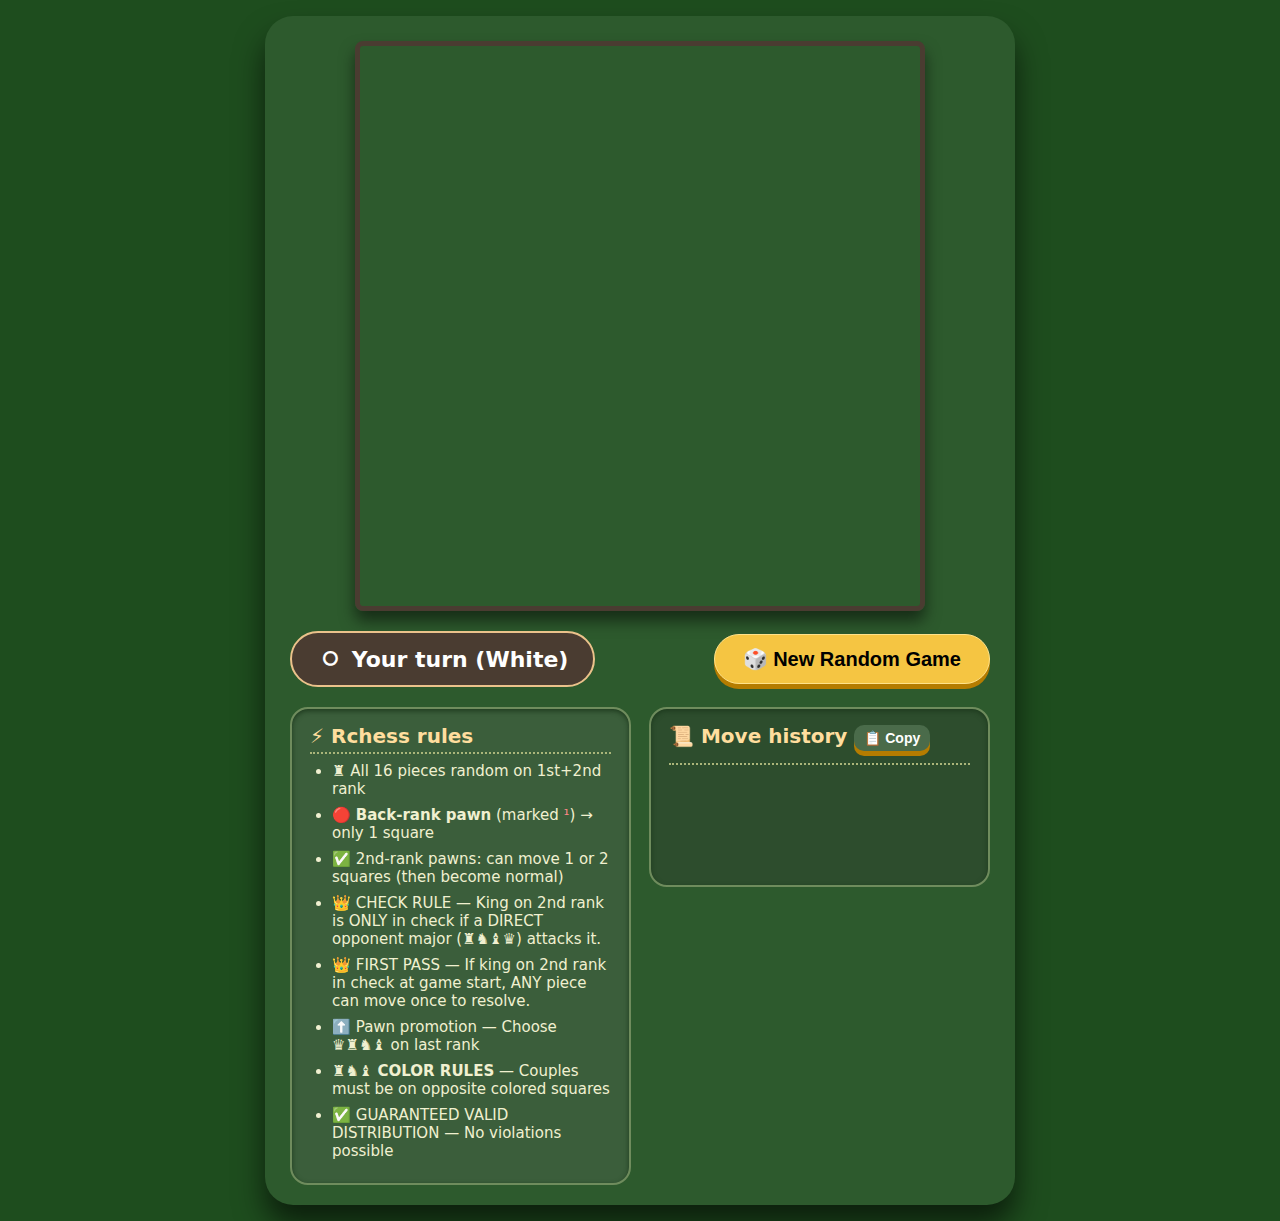
<file: f.html>
<!DOCTYPE html>
<html lang="en">
<head>
    <meta charset="UTF-8">
    <meta name="viewport" content="width=device-width, initial-scale=1.0">
    <title>Random Chess · FINAL · Correct moves & Guaranteed valid distribution</title>
    <style>
        * { box-sizing: border-box; user-select: none; }
        body {
            font-family: 'Segoe UI', Roboto, system-ui;
            background: #1e4d1e;
            display: flex;
            justify-content: center;
            align-items: center;
            min-height: 100vh;
            margin: 0;
            padding: 16px;
        }
        .game-wrapper {
            background: #2d5a2d;
            padding: 25px 25px 20px;
            border-radius: 28px;
            box-shadow: 0 20px 30px rgba(0,0,0,0.6);
            max-width: 750px;
            width: fit-content;
        }
        .board-container {
            display: flex;
            justify-content: center;
        }
        .board {
            display: grid;
            grid-template-columns: repeat(8, 70px);
            grid-template-rows: repeat(8, 70px);
            border: 5px solid #4a3c31;
            border-radius: 8px;
            overflow: hidden;
            box-shadow: 0 10px 15px rgba(0,0,0,0.5);
        }
        .square {
            display: flex;
            align-items: center;
            justify-content: center;
            font-size: 48px;
            cursor: pointer;
            transition: 0.08s;
            position: relative;
        }
        .square.light { background: #eed9b2; }
        .square.dark { background: #b58863; }
        .square.selected {
            outline: 4px solid #ffb703;
            outline-offset: -3px;
            filter: brightness(1.1);
            z-index: 2;
            background: #ffe68f !important;
        }
        .square.valid-move {
            cursor: pointer;
            position: relative;
        }
        .square.valid-move::after {
            content: '';
            position: absolute;
            width: 22px;
            height: 22px;
            background: rgba(0, 200, 0, 0.5);
            border-radius: 50%;
            pointer-events: none;
            border: 2px solid white;
        }
        .square.capture-move::after {
            background: rgba(200, 50, 50, 0.6);
            border-radius: 0;
            transform: rotate(45deg);
            width: 25px;
            height: 25px;
        }
        .square.last-move {
            box-shadow: inset 0 0 0 4px #4290ff;
        }
        .square.check-square {
            background: rgba(255, 0, 0, 0.3) !important;
        }
        .backrank-pawn {
            position: relative;
            display: inline-block;
        }
        .backrank-pawn::after {
            content: '¹';
            position: absolute;
            top: -8px;
            right: -12px;
            font-size: 22px;
            font-weight: bold;
            color: #cc0000;
            text-shadow: 1px 1px 0 white;
        }
        .info-panel {
            margin-top: 20px;
            color: white;
            display: flex;
            flex-wrap: wrap;
            justify-content: space-between;
            align-items: center;
            gap: 15px;
        }
        .turn-box {
            background: #4a3c31;
            padding: 10px 25px;
            border-radius: 40px;
            font-size: 22px;
            font-weight: 600;
            display: flex;
            align-items: center;
            gap: 8px;
            border: 2px solid #ebc28b;
        }
        .turn-box span {
            font-size: 32px;
            line-height: 1;
        }
        button {
            background: #f5c542;
            border: none;
            padding: 12px 28px;
            font-size: 20px;
            font-weight: bold;
            border-radius: 40px;
            cursor: pointer;
            transition: 0.2s;
            box-shadow: 0 5px 0 #b57c00;
            border: 1px solid #ffe28a;
        }
        button:hover {
            background: #ffd966;
            transform: translateY(-2px);
            box-shadow: 0 7px 0 #b57c00;
        }
        button:active {
            transform: translateY(3px);
            box-shadow: 0 2px 0 #b57c00;
        }
        .rules-history {
            display: grid;
            grid-template-columns: 1fr 1fr;
            gap: 18px;
            margin-top: 20px;
        }
        .rule-box, .history-box {
            background: #3b5e3b;
            border-radius: 18px;
            padding: 15px 18px;
            color: #f0f0d0;
            border: 2px solid #6f8c5d;
            box-shadow: inset 0 2px 5px #1e3a1e;
        }
        .rule-box h3, .history-box h3 {
            margin: 0 0 8px 0;
            color: #ffde9e;
            font-size: 20px;
            border-bottom: 2px dotted #aab57a;
            padding-bottom: 4px;
        }
        .rule-box ul {
            margin: 8px 0 0;
            padding-left: 22px;
        }
        .rule-box li {
            margin: 8px 0;
            font-size: 15px;
        }
        .rule-box .critical {
            color: #ffb4a2;
            font-weight: 600;
            background: #5d3a2e;
            padding: 5px 10px;
            border-radius: 30px;
            list-style: none;
            margin-left: -22px;
        }
        .history-box {
            max-height: 180px;
            overflow-y: auto;
            font-size: 15px;
            background: #2d4d2d;
            user-select: text;
            cursor: text;
        }
        .history-entry {
            padding: 4px 6px;
            border-bottom: 1px solid #6f8260;
            font-family: 'Courier New', monospace;
        }
        .check-warning {
            background: #b22222;
            color: white;
            padding: 6px 15px;
            border-radius: 30px;
            font-weight: bold;
            animation: pulse 1s infinite;
        }
        .game-over {
            background: #4a3c31;
            color: gold;
            font-size: 24px;
            font-weight: bold;
            padding: 10px 20px;
            border-radius: 40px;
        }
        .promotion-dialog {
            position: fixed;
            top: 50%;
            left: 50%;
            transform: translate(-50%, -50%);
            background: #4a3c31;
            border: 4px solid #ebc28b;
            border-radius: 20px;
            padding: 25px;
            display: flex;
            gap: 20px;
            z-index: 100;
            box-shadow: 0 10px 30px black;
        }
        .promotion-piece {
            font-size: 60px;
            cursor: pointer;
            padding: 10px;
            background: #b58863;
            border-radius: 15px;
            transition: 0.2s;
        }
        .promotion-piece:hover {
            transform: scale(1.1);
            background: #eed9b2;
        }
        .copy-button {
            background: #4a6b4a;
            color: white;
            border: none;
            padding: 5px 10px;
            border-radius: 10px;
            cursor: pointer;
            margin-bottom: 8px;
            font-size: 14px;
        }
        .copy-button:hover {
            background: #5d825d;
        }
        .valid-distribution {
            background: #2e8b57;
            color: white;
            padding: 3px 10px;
            border-radius: 20px;
            font-size: 14px;
            margin-left: 10px;
        }
        @keyframes pulse { 0% { opacity: 0.8; } 50% { opacity: 1; } }
    </style>
</head>
<body>
<div class="game-wrapper">
    <div class="board-container">
        <div class="board" id="chessboard"></div>
    </div>

    <div class="info-panel">
        <div class="turn-box" id="turnDisplay">
            <span>⚪</span> Your turn (White)
        </div>
        <button onclick="resetGame()">🎲 New Random Game</button>
    </div>

    <div class="rules-history">
        <div class="rule-box">
            <h3>⚡ Rchess rules</h3>
            <ul>
                <li>♜ All 16 pieces random on 1st+2nd rank</li>
                <li>🔴 <strong>Back‑rank pawn</strong> (marked <span style="color:#ff8888">¹</span>) → only 1 square</li>
                <li>✅ 2nd-rank pawns: can move 1 or 2 squares (then become normal)</li>
                <li>👑 CHECK RULE — King on 2nd rank is ONLY in check if a DIRECT opponent major (♜♞♝♛) attacks it.</li>
                <li>👑 FIRST PASS — If king on 2nd rank in check at game start, ANY piece can move once to resolve.</li>
                <li>⬆️ Pawn promotion — Choose ♛♜♞♝ on last rank</li>
                <li><strong>♜♞♝ COLOR RULES</strong> — Couples must be on opposite colored squares</li>
                <li>✅ GUARANTEED VALID DISTRIBUTION — No violations possible</li>
            </ul>
        </div>
        <div class="history-box" id="historyBox">
            <h3>📜 Move history <button class="copy-button" onclick="copyHistory()">📋 Copy</button></h3>
            <div id="movesList"></div>
        </div>
    </div>
</div>

<script>
(function() {
    // ----- GAME STATE -----
    let board = Array(8).fill().map(() => Array(8).fill(null));
    let currentPlayer = 'white';
    let humanColor = 'white';
    let gameOver = false;
    let winner = null;
    
    let selectedSquare = null;
    let validMoves = [];
    let moveHistory = [];
    let lastMove = null;
    
    // Promotion state
    let pendingPromotion = null;
    
    // Special rule tracking
    let whiteKingStartRow = null;
    let blackKingStartRow = null;
    let usedFirstPassWhite = false;
    let usedFirstPassBlack = false;
    
    // Track pawns that have used double move
    let pawnDoubleMoveUsed = new Set();

    // Piece symbols
    const symbols = {
        white: { rook:'♜', knight:'♞', bishop:'♝', queen:'♛', king:'♚', pawn:'♟' },
        black: { rook:'♖', knight:'♘', bishop:'♗', queen:'♕', king:'♔', pawn:'♙' }
    };

    // Major pieces for check rule
    const majorPieces = ['rook', 'knight', 'bishop', 'queen'];

    // ----- UTILITY -----
    function shuffleArray(arr) {
        for (let i = arr.length - 1; i > 0; i--) {
            const j = Math.floor(Math.random() * (i + 1));
            [arr[i], arr[j]] = [arr[j], arr[i]];
        }
        return arr;
    }

    // Get square color (light or dark)
    function getSquareColor(row, col) {
        return (row + col) % 2 === 0 ? 'light' : 'dark';
    }

    // ----- GUARANTEED VALID DISTRIBUTION -----
    // This ensures ALL color rules are satisfied without random retries
    function generateValidDistribution() {
        // Create pools with guaranteed opposite colors for couples
        const majorTypes = ['rook', 'knight', 'bishop', 'queen', 'king', 'bishop', 'knight', 'rook'];
        const pawnTypes = Array(8).fill('pawn');
        
        // We'll build positions systematically ensuring color rules
        
        // First, separate light and dark squares for rows 0-1 (white) and 6-7 (black)
        let whiteLightSquares = [];
        let whiteDarkSquares = [];
        let blackLightSquares = [];
        let blackDarkSquares = [];
        
        // Row 0 (white back rank)
        for (let c = 0; c < 8; c++) {
            if (getSquareColor(0, c) === 'light') {
                whiteLightSquares.push({row: 0, col: c});
            } else {
                whiteDarkSquares.push({row: 0, col: c});
            }
        }
        
        // Row 1 (white pawn rank)
        for (let c = 0; c < 8; c++) {
            if (getSquareColor(1, c) === 'light') {
                whiteLightSquares.push({row: 1, col: c});
            } else {
                whiteDarkSquares.push({row: 1, col: c});
            }
        }
        
        // Row 7 (black back rank)
        for (let c = 0; c < 8; c++) {
            if (getSquareColor(7, c) === 'light') {
                blackLightSquares.push({row: 7, col: c});
            } else {
                blackDarkSquares.push({row: 7, col: c});
            }
        }
        
        // Row 6 (black pawn rank)
        for (let c = 0; c < 8; c++) {
            if (getSquareColor(6, c) === 'light') {
                blackLightSquares.push({row: 6, col: c});
            } else {
                blackDarkSquares.push({row: 6, col: c});
            }
        }
        
        // Shuffle square lists
        shuffleArray(whiteLightSquares);
        shuffleArray(whiteDarkSquares);
        shuffleArray(blackLightSquares);
        shuffleArray(blackDarkSquares);
        
        // Create piece pools that respect color rules
        let whitePool = [];
        let blackPool = [];
        
        // We need to place pieces ensuring:
        // - 2 rooks on opposite colors
        // - 2 knights on opposite colors
        // - 2 bishops on opposite colors
        // - queen and king anywhere (they don't have pairs)
        // - 8 pawns anywhere
        
        // Build white pool with color constraints
        let whiteMajors = [...majorTypes]; // Copy
        shuffleArray(whiteMajors);
        
        // Separate pieces that need color alternation
        let whiteRooks = [];
        let whiteKnights = [];
        let whiteBishops = [];
        let whiteOthers = [];
        
        whiteMajors.forEach(p => {
            if (p === 'rook') whiteRooks.push(p);
            else if (p === 'knight') whiteKnights.push(p);
            else if (p === 'bishop') whiteBishops.push(p);
            else whiteOthers.push(p);
        });
        
        // Place rooks on opposite colors
        if (whiteRooks.length === 2) {
            whitePool.push({piece: 'rook', colorReq: 'light'});
            whitePool.push({piece: 'rook', colorReq: 'dark'});
        }
        
        // Place knights on opposite colors
        if (whiteKnights.length === 2) {
            whitePool.push({piece: 'knight', colorReq: 'light'});
            whitePool.push({piece: 'knight', colorReq: 'dark'});
        }
        
        // Place bishops on opposite colors
        if (whiteBishops.length === 2) {
            whitePool.push({piece: 'bishop', colorReq: 'light'});
            whitePool.push({piece: 'bishop', colorReq: 'dark'});
        }
        
        // Add remaining majors (queen, king) - no color requirement
        whiteOthers.forEach(p => {
            whitePool.push({piece: p, colorReq: 'any'});
        });
        
        // Add pawns (8 of them) - no color requirement
        for (let i = 0; i < 8; i++) {
            whitePool.push({piece: 'pawn', colorReq: 'any'});
        }
        
        // Shuffle white pool
        shuffleArray(whitePool);
        
        // Now place white pieces according to color requirements
        for (let i = 0; i < whitePool.length; i++) {
            let item = whitePool[i];
            let placed = false;
            
            if (item.colorReq === 'light') {
                // Place on a light square
                if (whiteLightSquares.length > 0) {
                    let sq = whiteLightSquares.shift();
                    board[sq.row][sq.col] = {
                        type: symbols.white[item.piece],
                        pieceType: item.piece,
                        color: 'white',
                        startingRow: sq.row,
                        hasMoved: false,
                        id: `white_${item.piece}_${sq.row}_${sq.col}_${Date.now()}_${Math.random()}`
                    };
                    placed = true;
                }
            } else if (item.colorReq === 'dark') {
                // Place on a dark square
                if (whiteDarkSquares.length > 0) {
                    let sq = whiteDarkSquares.shift();
                    board[sq.row][sq.col] = {
                        type: symbols.white[item.piece],
                        pieceType: item.piece,
                        color: 'white',
                        startingRow: sq.row,
                        hasMoved: false,
                        id: `white_${item.piece}_${sq.row}_${sq.col}_${Date.now()}_${Math.random()}`
                    };
                    placed = true;
                }
            } else {
                // Any color - try light first then dark
                if (whiteLightSquares.length > 0) {
                    let sq = whiteLightSquares.shift();
                    board[sq.row][sq.col] = {
                        type: symbols.white[item.piece],
                        pieceType: item.piece,
                        color: 'white',
                        startingRow: sq.row,
                        hasMoved: false,
                        id: `white_${item.piece}_${sq.row}_${sq.col}_${Date.now()}_${Math.random()}`
                    };
                    placed = true;
                } else if (whiteDarkSquares.length > 0) {
                    let sq = whiteDarkSquares.shift();
                    board[sq.row][sq.col] = {
                        type: symbols.white[item.piece],
                        pieceType: item.piece,
                        color: 'white',
                        startingRow: sq.row,
                        hasMoved: false,
                        id: `white_${item.piece}_${sq.row}_${sq.col}_${Date.now()}_${Math.random()}`
                    };
                    placed = true;
                }
            }
            
            if (!placed) {
                console.error("Failed to place white piece:", item);
            }
        }
        
        // Now do the same for black
        let blackMajors = [...majorTypes];
        shuffleArray(blackMajors);
        
        let blackRooks = [];
        let blackKnights = [];
        let blackBishops = [];
        let blackOthers = [];
        
        blackMajors.forEach(p => {
            if (p === 'rook') blackRooks.push(p);
            else if (p === 'knight') blackKnights.push(p);
            else if (p === 'bishop') blackBishops.push(p);
            else blackOthers.push(p);
        });
        
        // Build black pool with color requirements
        let blackPool = [];
        
        if (blackRooks.length === 2) {
            blackPool.push({piece: 'rook', colorReq: 'light'});
            blackPool.push({piece: 'rook', colorReq: 'dark'});
        }
        
        if (blackKnights.length === 2) {
            blackPool.push({piece: 'knight', colorReq: 'light'});
            blackPool.push({piece: 'knight', colorReq: 'dark'});
        }
        
        if (blackBishops.length === 2) {
            blackPool.push({piece: 'bishop', colorReq: 'light'});
            blackPool.push({piece: 'bishop', colorReq: 'dark'});
        }
        
        blackOthers.forEach(p => {
            blackPool.push({piece: p, colorReq: 'any'});
        });
        
        for (let i = 0; i < 8; i++) {
            blackPool.push({piece: 'pawn', colorReq: 'any'});
        }
        
        shuffleArray(blackPool);
        
        // Place black pieces
        for (let i = 0; i < blackPool.length; i++) {
            let item = blackPool[i];
            let placed = false;
            
            if (item.colorReq === 'light') {
                if (blackLightSquares.length > 0) {
                    let sq = blackLightSquares.shift();
                    board[sq.row][sq.col] = {
                        type: symbols.black[item.piece],
                        pieceType: item.piece,
                        color: 'black',
                        startingRow: sq.row,
                        hasMoved: false,
                        id: `black_${item.piece}_${sq.row}_${sq.col}_${Date.now()}_${Math.random()}`
                    };
                    placed = true;
                }
            } else if (item.colorReq === 'dark') {
                if (blackDarkSquares.length > 0) {
                    let sq = blackDarkSquares.shift();
                    board[sq.row][sq.col] = {
                        type: symbols.black[item.piece],
                        pieceType: item.piece,
                        color: 'black',
                        startingRow: sq.row,
                        hasMoved: false,
                        id: `black_${item.piece}_${sq.row}_${sq.col}_${Date.now()}_${Math.random()}`
                    };
                    placed = true;
                }
            } else {
                if (blackLightSquares.length > 0) {
                    let sq = blackLightSquares.shift();
                    board[sq.row][sq.col] = {
                        type: symbols.black[item.piece],
                        pieceType: item.piece,
                        color: 'black',
                        startingRow: sq.row,
                        hasMoved: false,
                        id: `black_${item.piece}_${sq.row}_${sq.col}_${Date.now()}_${Math.random()}`
                    };
                    placed = true;
                } else if (blackDarkSquares.length > 0) {
                    let sq = blackDarkSquares.shift();
                    board[sq.row][sq.col] = {
                        type: symbols.black[item.piece],
                        pieceType: item.piece,
                        color: 'black',
                        startingRow: sq.row,
                        hasMoved: false,
                        id: `black_${item.piece}_${sq.row}_${sq.col}_${Date.now()}_${Math.random()}`
                    };
                    placed = true;
                }
            }
            
            if (!placed) {
                console.error("Failed to place black piece:", item);
            }
        }
    }

    // ----- BOARD SETUP WITH GUARANTEED VALID DISTRIBUTION -----
    function createRandomBoard() {
        // Clear board
        for (let r = 0; r < 8; r++) {
            for (let c = 0; c < 8; c++) {
                board[r][c] = null;
            }
        }
        
        // Randomly assign human color
        humanColor = Math.random() < 0.5 ? 'white' : 'black';
        
        // Generate guaranteed valid distribution
        generateValidDistribution();

        // Store king start rows
        whiteKingStartRow = null;
        blackKingStartRow = null;
        for (let r = 0; r < 2; r++) {
            for (let c = 0; c < 8; c++) {
                if (board[r][c]?.pieceType === 'king') whiteKingStartRow = r;
            }
        }
        for (let r = 6; r < 8; r++) {
            for (let c = 0; c < 8; c++) {
                if (board[r][c]?.pieceType === 'king') blackKingStartRow = r;
            }
        }

        pawnDoubleMoveUsed.clear();
        usedFirstPassWhite = false;
        usedFirstPassBlack = false;
        gameOver = false;
        winner = null;
        lastMove = null;
        currentPlayer = 'white';
    }

    // ----- BACK-RANK PAWN CHECK -----
    function isBackRankPawn(piece) {
        if (!piece || piece.pieceType !== 'pawn') return false;
        return (piece.color === 'white' && piece.startingRow === 0) ||
               (piece.color === 'black' && piece.startingRow === 7);
    }

    // ----- CORRECT MOVE GENERATION (FIXED: Rooks move straight, Bishops diagonal) -----
    function getValidMoves(row, col) {
        const piece = board[row][col];
        if (!piece) return [];

        let moves = [];

        if (piece.pieceType === 'pawn') {
            const dir = piece.color === 'white' ? 1 : -1;
            const backRank = isBackRankPawn(piece);
            const pawnId = piece.id;
            const hasUsedDoubleMove = pawnDoubleMoveUsed.has(pawnId);

            // Forward 1
            if (row + dir >= 0 && row + dir < 8 && !board[row + dir][col]) {
                moves.push({row: row + dir, col: col});
            }

            // Forward 2 - only for 2nd rank pawns (row 1 for white, row 6 for black)
            let isSecondRankPawn = (piece.color === 'white' && piece.startingRow === 1) ||
                                   (piece.color === 'black' && piece.startingRow === 6);
            
            if (isSecondRankPawn && !piece.hasMoved && !hasUsedDoubleMove) {
                if (row + 2*dir >= 0 && row + 2*dir < 8 && 
                    !board[row + dir][col] && !board[row + 2*dir][col]) {
                    moves.push({row: row + 2*dir, col: col});
                }
            }

            // Captures
            for (let dc of [-1, 1]) {
                let nc = col + dc;
                if (nc >= 0 && nc < 8 && row + dir >= 0 && row + dir < 8) {
                    let target = board[row + dir][nc];
                    if (target && target.color !== piece.color) {
                        moves.push({row: row + dir, col: nc});
                    }
                }
            }
        }

        // ROOK - ONLY STRAIGHT LINES (FIXED)
        if (piece.pieceType === 'rook') {
            const dirs = [[1,0], [-1,0], [0,1], [0,-1]];
            for (let [dr, dc] of dirs) {
                let r = row + dr, c = col + dc;
                while (r >= 0 && r < 8 && c >= 0 && c < 8) {
                    if (!board[r][c]) {
                        moves.push({row: r, col: c});
                    } else {
                        if (board[r][c].color !== piece.color) {
                            moves.push({row: r, col: c});
                        }
                        break;
                    }
                    r += dr; c += dc;
                }
            }
        }
        
        // BISHOP - ONLY DIAGONALS (FIXED)
        if (piece.pieceType === 'bishop') {
            const dirs = [[1,1], [1,-1], [-1,1], [-1,-1]];
            for (let [dr, dc] of dirs) {
                let r = row + dr, c = col + dc;
                while (r >= 0 && r < 8 && c >= 0 && c < 8) {
                    if (!board[r][c]) {
                        moves.push({row: r, col: c});
                    } else {
                        if (board[r][c].color !== piece.color) {
                            moves.push({row: r, col: c});
                        }
                        break;
                    }
                    r += dr; c += dc;
                }
            }
        }
        
        // QUEEN - BOTH STRAIGHT AND DIAGONAL
        if (piece.pieceType === 'queen') {
            const dirs = [[1,0], [-1,0], [0,1], [0,-1], [1,1], [1,-1], [-1,1], [-1,-1]];
            for (let [dr, dc] of dirs) {
                let r = row + dr, c = col + dc;
                while (r >= 0 && r < 8 && c >= 0 && c < 8) {
                    if (!board[r][c]) {
                        moves.push({row: r, col: c});
                    } else {
                        if (board[r][c].color !== piece.color) {
                            moves.push({row: r, col: c});
                        }
                        break;
                    }
                    r += dr; c += dc;
                }
            }
        }
        
        // KNIGHT
        if (piece.pieceType === 'knight') {
            const jumps = [[2,1], [2,-1], [-2,1], [-2,-1], [1,2], [1,-2], [-1,2], [-1,-2]];
            for (let [dr, dc] of jumps) {
                let r = row + dr, c = col + dc;
                if (r >= 0 && r < 8 && c >= 0 && c < 8) {
                    if (!board[r][c] || board[r][c].color !== piece.color) {
                        moves.push({row: r, col: c});
                    }
                }
            }
        }
        
        // KING
        if (piece.pieceType === 'king') {
            for (let dr = -1; dr <= 1; dr++) {
                for (let dc = -1; dc <= 1; dc++) {
                    if (dr === 0 && dc === 0) continue;
                    let r = row + dr, c = col + dc;
                    if (r >= 0 && r < 8 && c >= 0 && c < 8) {
                        if (!board[r][c] || board[r][c].color !== piece.color) {
                            moves.push({row: r, col: c});
                        }
                    }
                }
            }
        }

        // Filter moves that would leave king in check
        moves = moves.filter(m => {
            return !wouldMoveLeaveKingInCheck(row, col, m.row, m.col, piece.color);
        });

        return moves;
    }

    // Check if a move would leave king in check
    function wouldMoveLeaveKingInCheck(fromRow, fromCol, toRow, toCol, color) {
        // Create temporary board
        let tempBoard = [];
        for (let r = 0; r < 8; r++) {
            tempBoard[r] = [];
            for (let c = 0; c < 8; c++) {
                tempBoard[r][c] = board[r][c] ? {...board[r][c]} : null;
            }
        }
        
        // Apply move
        let piece = tempBoard[fromRow][fromCol];
        tempBoard[toRow][toCol] = {...piece, hasMoved: true};
        tempBoard[fromRow][fromCol] = null;
        
        // Find king after move
        let kingRow, kingCol;
        for (let r = 0; r < 8; r++) {
            for (let c = 0; c < 8; c++) {
                if (tempBoard[r][c]?.pieceType === 'king' && tempBoard[r][c]?.color === color) {
                    kingRow = r;
                    kingCol = c;
                    break;
                }
            }
        }
        
        if (kingRow === undefined) return true;
        
        // Check if any enemy piece attacks the king
        for (let r = 0; r < 8; r++) {
            for (let c = 0; c < 8; c++) {
                let attacker = tempBoard[r][c];
                if (attacker && attacker.color !== color) {
                    if (doesPieceAttackSquare(tempBoard, r, c, kingRow, kingCol)) {
                        return true;
                    }
                }
            }
        }
        return false;
    }

    // Check if a piece attacks a specific square (using correct movement rules)
    function doesPieceAttackSquare(boardState, pieceRow, pieceCol, targetRow, targetCol) {
        let piece = boardState[pieceRow][pieceCol];
        if (!piece) return false;
        
        let rowDiff = targetRow - pieceRow;
        let colDiff = targetCol - pieceCol;
        
        if (piece.pieceType === 'pawn') {
            let dir = piece.color === 'white' ? 1 : -1;
            return (targetRow === pieceRow + dir && Math.abs(targetCol - pieceCol) === 1);
        }
        
        if (piece.pieceType === 'knight') {
            return (Math.abs(rowDiff) === 2 && Math.abs(colDiff) === 1) ||
                   (Math.abs(rowDiff) === 1 && Math.abs(colDiff) === 2);
        }
        
        if (piece.pieceType === 'king') {
            return Math.abs(rowDiff) <= 1 && Math.abs(colDiff) <= 1;
        }
        
        if (piece.pieceType === 'rook') {
            // Rook moves straight only
            if (pieceRow === targetRow) {
                // Horizontal
                let step = targetCol > pieceCol ? 1 : -1;
                for (let c = pieceCol + step; c !== targetCol; c += step) {
                    if (boardState[pieceRow][c]) return false;
                }
                return true;
            } else if (pieceCol === targetCol) {
                // Vertical
                let step = targetRow > pieceRow ? 1 : -1;
                for (let r = pieceRow + step; r !== targetRow; r += step) {
                    if (boardState[r][pieceCol]) return false;
                }
                return true;
            }
            return false;
        }
        
        if (piece.pieceType === 'bishop') {
            // Bishop moves diagonally only
            if (Math.abs(rowDiff) === Math.abs(colDiff) && rowDiff !== 0) {
                let rStep = rowDiff > 0 ? 1 : -1;
                let cStep = colDiff > 0 ? 1 : -1;
                let r = pieceRow + rStep;
                let c = pieceCol + cStep;
                while (r !== targetRow && c !== targetCol) {
                    if (boardState[r][c]) return false;
                    r += rStep;
                    c += cStep;
                }
                return true;
            }
            return false;
        }
        
        if (piece.pieceType === 'queen') {
            // Queen moves both straight and diagonal
            if (pieceRow === targetRow) {
                let step = targetCol > pieceCol ? 1 : -1;
                for (let c = pieceCol + step; c !== targetCol; c += step) {
                    if (boardState[pieceRow][c]) return false;
                }
                return true;
            } else if (pieceCol === targetCol) {
                let step = targetRow > pieceRow ? 1 : -1;
                for (let r = pieceRow + step; r !== targetRow; r += step) {
                    if (boardState[r][pieceCol]) return false;
                }
                return true;
            } else if (Math.abs(rowDiff) === Math.abs(colDiff)) {
                let rStep = rowDiff > 0 ? 1 : -1;
                let cStep = colDiff > 0 ? 1 : -1;
                let r = pieceRow + rStep;
                let c = pieceCol + cStep;
                while (r !== targetRow && c !== targetCol) {
                    if (boardState[r][c]) return false;
                    r += rStep;
                    c += cStep;
                }
                return true;
            }
            return false;
        }
        
        return false;
    }

    // ----- CHECK DETECTION -----
    function isSquareAttackedByMajor(row, col, attackerColor) {
        for (let r = 0; r < 8; r++) {
            for (let c = 0; c < 8; c++) {
                let p = board[r][c];
                if (p && p.color === attackerColor && majorPieces.includes(p.pieceType)) {
                    if (doesPieceAttackSquare(board, r, c, row, col)) return true;
                }
            }
        }
        return false;
    }

    function isSquareAttackedByAny(row, col, attackerColor) {
        for (let r = 0; r < 8; r++) {
            for (let c = 0; c < 8; c++) {
                let p = board[r][c];
                if (p && p.color === attackerColor) {
                    if (doesPieceAttackSquare(board, r, c, row, col)) return true;
                }
            }
        }
        return false;
    }

    function kingPos(color) {
        for (let r = 0; r < 8; r++) {
            for (let c = 0; c < 8; c++) {
                if (board[r][c]?.pieceType === 'king' && board[r][c]?.color === color) {
                    return {row: r, col: c};
                }
            }
        }
        return null;
    }

    function isInCheck(color) {
        let k = kingPos(color);
        if (!k) return false;
        
        let isSecondRank = (color === 'white' && k.row === 1) || (color === 'black' && k.row === 6);
        
        if (isSecondRank) {
            return isSquareAttackedByMajor(k.row, k.col, color === 'white' ? 'black' : 'white');
        } else {
            return isSquareAttackedByAny(k.row, k.col, color === 'white' ? 'black' : 'white');
        }
    }

    // ----- KING CAPTURE CHECK -----
    function checkForKingCapture() {
        let whiteKingExists = false;
        let blackKingExists = false;
        
        for (let r = 0; r < 8; r++) {
            for (let c = 0; c < 8; c++) {
                let piece = board[r][c];
                if (piece?.pieceType === 'king') {
                    if (piece.color === 'white') whiteKingExists = true;
                    else blackKingExists = true;
                }
            }
        }
        
        if (!whiteKingExists) {
            gameOver = true;
            winner = 'black';
        } else if (!blackKingExists) {
            gameOver = true;
            winner = 'white';
        }
        
        return gameOver;
    }

    // ----- PROMOTION -----
    function showPromotionDialog(from, to, piece) {
        pendingPromotion = { from, to, piece };
        
        let dialog = document.createElement('div');
        dialog.className = 'promotion-dialog';
        dialog.id = 'promotionDialog';
        
        let pieces = ['queen', 'rook', 'knight', 'bishop'];
        let symbols_map = {
            queen: piece.color === 'white' ? '♛' : '♕',
            rook: piece.color === 'white' ? '♜' : '♖',
            knight: piece.color === 'white' ? '♞' : '♘',
            bishop: piece.color === 'white' ? '♝' : '♗'
        };
        
        pieces.forEach(pType => {
            let div = document.createElement('div');
            div.className = 'promotion-piece';
            div.textContent = symbols_map[pType];
            div.onclick = () => completePromotion(pType);
            dialog.appendChild(div);
        });
        
        document.body.appendChild(dialog);
        renderBoard();
    }

    function completePromotion(newPieceType) {
        if (!pendingPromotion) return;
        
        let { from, to, piece } = pendingPromotion;
        
        // Update piece type
        let newSymbol = piece.color === 'white' ? symbols.white[newPieceType] : symbols.black[newPieceType];
        board[to.row][to.col].pieceType = newPieceType;
        board[to.row][to.col].type = newSymbol;
        
        // Record promotion in history
        let lastEntry = moveHistory[moveHistory.length - 1];
        if (lastEntry) {
            moveHistory[moveHistory.length - 1] += `=${newPieceType[0].toUpperCase()}`;
        }
        
        document.getElementById('promotionDialog')?.remove();
        pendingPromotion = null;
        
        updateHistoryDisplay();
        renderBoard();
    }

    // ----- APPLY MOVE -----
    function applyMove(from, to, isFirstPass = false) {
        let piece = board[from.row][from.col];
        if (!piece) return false;

        // Track double move for pawns
        if (piece.pieceType === 'pawn' && Math.abs(to.row - from.row) === 2) {
            pawnDoubleMoveUsed.add(piece.id);
        }

        // Record move
        let fromCol = String.fromCharCode(97 + from.col);
        let toCol = String.fromCharCode(97 + to.col);
        let capture = board[to.row][to.col] ? 'x' : '';
        let moveText = `${piece.type} ${fromCol}${from.row+1}${capture}${toCol}${to.row+1}`;
        if (isFirstPass) moveText = '✨ ' + moveText;
        moveHistory.push(moveText);
        
        // Store last move
        lastMove = { from, to };
        
        // Move piece
        board[to.row][to.col] = {
            ...piece,
            hasMoved: true,
            id: piece.id
        };
        board[from.row][from.col] = null;

        // Check for promotion
        if (piece.pieceType === 'pawn') {
            if ((piece.color === 'white' && to.row === 7) || (piece.color === 'black' && to.row === 0)) {
                showPromotionDialog(from, to, piece);
            }
        }

        updateHistoryDisplay();
        return true;
    }

    function updateHistoryDisplay() {
        let historyDiv = document.getElementById('movesList');
        historyDiv.innerHTML = moveHistory.slice(-15).map(h => 
            `<div class="history-entry">${h}</div>`
        ).join('');
    }

    // ----- FIRST-PASS RULE (only at coldstart) -----
    function firstPassAllowed(color) {
        if (color === 'white') {
            if (usedFirstPassWhite) return false;
            if (whiteKingStartRow !== 1) return false;
            // Only allowed at game start (no moves made yet)
            if (moveHistory.length > 0) return false;
            return isInCheck('white');
        } else {
            if (usedFirstPassBlack) return false;
            if (blackKingStartRow !== 6) return false;
            if (moveHistory.length > 0) return false;
            return isInCheck('black');
        }
    }

    // ----- HUMAN MOVE HANDLER -----
    function tryHumanMove(from, to) {
        if (gameOver) return false;
        if (pendingPromotion) return false;
        
        let piece = board[from.row][from.col];
        if (!piece || piece.color !== humanColor) return false;

        let moves = getValidMoves(from.row, from.col);
        let isValid = moves.some(m => m.row === to.row && m.col === to.col);

        // First-pass rule
        if (!isValid && firstPassAllowed(humanColor)) {
            if (humanColor === 'white') usedFirstPassWhite = true;
            else usedFirstPassBlack = true;
            
            applyMove(from, to, true);
            
            if (checkForKingCapture()) {
                renderBoard();
                return true;
            }
            
            currentPlayer = (humanColor === 'white' ? 'black' : 'white');
            return true;
        }

        if (!isValid) return false;

        applyMove(from, to);
        
        if (checkForKingCapture()) {
            renderBoard();
            return true;
        }
        
        currentPlayer = (humanColor === 'white' ? 'black' : 'white');
        return true;
    }

    // ----- AI MOVE -----
    function computerMove() {
        if (gameOver) return;
        if (pendingPromotion) return;
        if (currentPlayer === humanColor) return;
        
        let aiColor = humanColor === 'white' ? 'black' : 'white';
        
        // Collect all possible moves
        let allMoves = [];
        for (let r = 0; r < 8; r++) {
            for (let c = 0; c < 8; c++) {
                let piece = board[r][c];
                if (piece && piece.color === aiColor) {
                    let moves = getValidMoves(r, c);
                    for (let m of moves) {
                        allMoves.push({
                            from: {row: r, col: c},
                            to: m,
                            pieceType: piece.pieceType,
                            isCapture: board[m.row][m.col] !== null
                        });
                    }
                }
            }
        }

        if (allMoves.length === 0) return;

        // Prioritize captures, then random
        let captures = allMoves.filter(m => m.isCapture);
        
        let selected;
        if (captures.length > 0) {
            selected = captures[Math.floor(Math.random() * captures.length)];
        } else {
            selected = allMoves[Math.floor(Math.random() * allMoves.length)];
        }

        // Execute move
        let piece = board[selected.from.row][selected.from.col];
        
        // Track double move for pawns
        if (piece.pieceType === 'pawn' && Math.abs(selected.to.row - selected.from.row) === 2) {
            pawnDoubleMoveUsed.add(piece.id);
        }
        
        let fromCol = String.fromCharCode(97 + selected.from.col);
        let toCol = String.fromCharCode(97 + selected.to.col);
        let capture = board[selected.to.row][selected.to.col] ? 'x' : '';
        moveHistory.push(`🖥️ ${piece.type} ${fromCol}${selected.from.row+1}${capture}${toCol}${selected.to.row+1}`);
        
        lastMove = { from: selected.from, to: selected.to };
        
        board[selected.to.row][selected.to.col] = {...piece, hasMoved: true};
        board[selected.from.row][selected.from.col] = null;

        // Check for promotion
        if (piece.pieceType === 'pawn') {
            if ((piece.color === 'white' && selected.to.row === 7) || (piece.color === 'black' && selected.to.row === 0)) {
                // Auto-queen for AI
                let newPieceType = 'queen';
                let newSymbol = piece.color === 'white' ? symbols.white[newPieceType] : symbols.black[newPieceType];
                board[selected.to.row][selected.to.col].pieceType = newPieceType;
                board[selected.to.row][selected.to.col].type = newSymbol;
                moveHistory[moveHistory.length - 1] += '=Q';
            }
        }
        
        updateHistoryDisplay();
        
        if (checkForKingCapture()) {
            renderBoard();
            return;
        }
        
        currentPlayer = humanColor;
        renderBoard();
    }

    // ----- RENDER BOARD -----
    function renderBoard() {
        const boardEl = document.getElementById('chessboard');
        boardEl.innerHTML = '';
        
        let rows = [0,1,2,3,4,5,6,7];
        if (humanColor === 'black') {
            rows = [7,6,5,4,3,2,1,0];
        }
        
        for (let r of rows) {
            for (let c = 0; c < 8; c++) {
                let square = document.createElement('div');
                square.className = `square ${(r + c) % 2 === 0 ? 'light' : 'dark'}`;
                square.dataset.row = r;
                square.dataset.col = c;

                let piece = board[r][c];
                if (piece) {
                    let span = document.createElement('span');
                    span.textContent = piece.type;
                    if (isBackRankPawn(piece)) {
                        span.classList.add('backrank-pawn');
                    }
                    square.appendChild(span);
                }

                // Highlight selected
                if (selectedSquare && selectedSquare.row === r && selectedSquare.col === c) {
                    square.classList.add('selected');
                }

                // Highlight valid moves
                if (validMoves.some(m => m.row === r && m.col === c)) {
                    square.classList.add('valid-move');
                    if (board[r][c]) {
                        square.classList.add('capture-move');
                    }
                }
                
                // Highlight last move
                if (lastMove && ((lastMove.from.row === r && lastMove.from.col === c) || 
                                 (lastMove.to.row === r && lastMove.to.col === c))) {
                    square.classList.add('last-move');
                }
                
                // Highlight king in check
                if (piece && piece.pieceType === 'king' && isInCheck(piece.color)) {
                    square.classList.add('check-square');
                }

                square.addEventListener('click', () => handleSquareClick(r, c));
                boardEl.appendChild(square);
            }
        }

        // Update turn display
        let turnSpan = document.getElementById('turnDisplay');
        
        if (gameOver) {
            let winnerText = winner === humanColor ? 'YOU WIN! 🎉' : 'Computer wins 🤖';
            turnSpan.innerHTML = `<span>${winner === 'white' ? '⚪' : '⚫'}</span> ${winnerText}`;
            return;
        }
        
        if (pendingPromotion) {
            turnSpan.innerHTML = `<span>⬆️</span> Choose promotion piece`;
            return;
        }
        
        // Show valid distribution indicator
        let validIndicator = '<span class="valid-distribution">✓ Valid</span>';
        
        if (currentPlayer === humanColor) {
            let checkText = isInCheck(humanColor) ? ' · <span class="check-warning">CHECK</span>' : '';
            let firstPassText = (firstPassAllowed(humanColor) && moveHistory.length === 0) ? ' · ⚡ FIRST PASS AVAILABLE' : '';
            turnSpan.innerHTML = `<span>${humanColor === 'white' ? '⚪' : '⚫'}</span> Your turn (${humanColor === 'white' ? 'White' : 'Black'})${checkText}${firstPassText} ${validIndicator}`;
        } else {
            turnSpan.innerHTML = `<span>${humanColor === 'white' ? '⚫' : '⚪'}</span> Computer (${humanColor === 'white' ? 'Black' : 'White'}) thinking... ${validIndicator}`;
            setTimeout(() => {
                computerMove();
                renderBoard();
            }, 400);
        }
    }

    // ----- CLICK HANDLER -----
    function handleSquareClick(row, col) {
        if (gameOver) return;
        if (pendingPromotion) return;
        if (currentPlayer !== humanColor) return;

        if (selectedSquare === null) {
            let piece = board[row][col];
            if (piece && piece.color === humanColor) {
                selectedSquare = {row, col};
                validMoves = getValidMoves(row, col);
                renderBoard();
            }
        } else {
            let moved = tryHumanMove(selectedSquare, {row, col});
            selectedSquare = null;
            validMoves = [];
            renderBoard();
            
            if (!moved) {
                let piece = board[row][col];
                if (piece && piece.color === humanColor) {
                    selectedSquare = {row, col};
                    validMoves = getValidMoves(row, col);
                    renderBoard();
                }
            }
        }
    }

    // ----- COPY HISTORY -----
    window.copyHistory = function() {
        let historyText = moveHistory.join('\n');
        navigator.clipboard.writeText(historyText).then(() => {
            alert('History copied to clipboard!');
        }).catch(() => {
            let textarea = document.createElement('textarea');
            textarea.value = historyText;
            document.body.appendChild(textarea);
            textarea.select();
            document.execCommand('copy');
            document.body.removeChild(textarea);
            alert('History copied!');
        });
    };

    // ----- RESET -----
    window.resetGame = function() {
        if (pendingPromotion) {
            document.getElementById('promotionDialog')?.remove();
            pendingPromotion = null;
        }
        createRandomBoard();
        currentPlayer = 'white';
        selectedSquare = null;
        validMoves = [];
        moveHistory = [];
        lastMove = null;
        updateHistoryDisplay();
        renderBoard();
    };

    // Initialize
    createRandomBoard();
    renderBoard();
})();
</script>
</body>
</html>
</file>
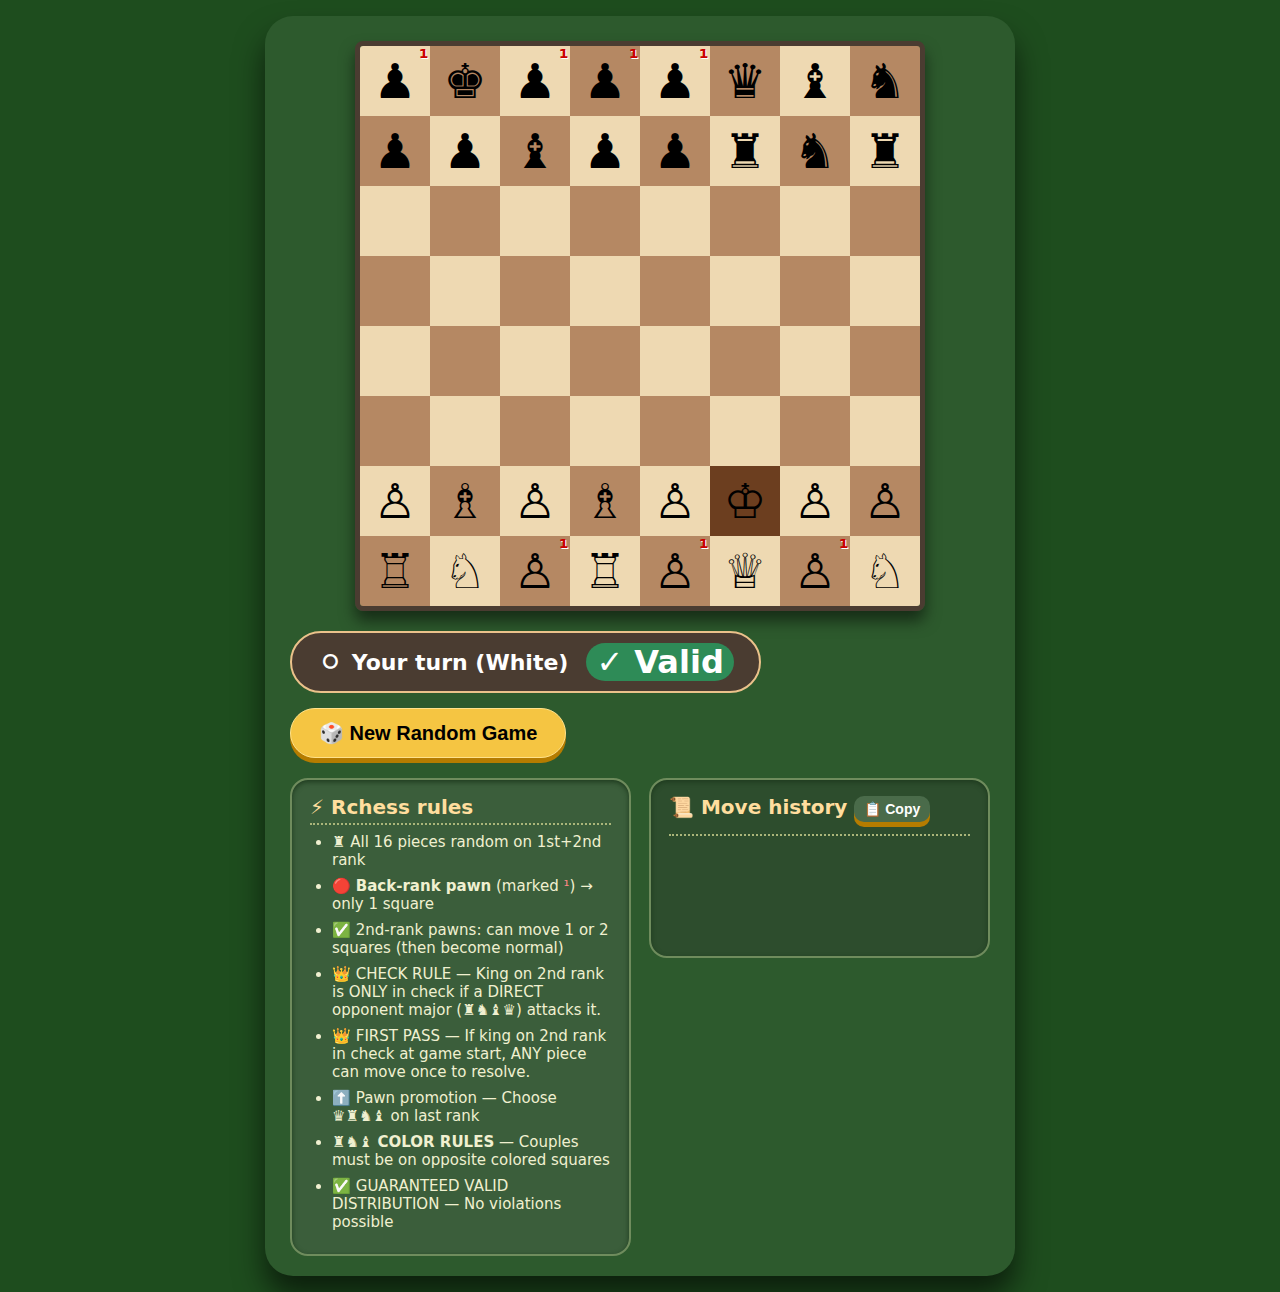
<file: g.html>
<!DOCTYPE html>
<html lang="en">
<head>
    <meta charset="UTF-8">
    <meta name="viewport" content="width=device-width, initial-scale=1.0">
    <title>Random Chess · RENDER FIXED · Working board</title>
    <style>
        * { box-sizing: border-box; user-select: none; }
        body {
            font-family: 'Segoe UI', Roboto, system-ui;
            background: #1e4d1e;
            display: flex;
            justify-content: center;
            align-items: center;
            min-height: 100vh;
            margin: 0;
            padding: 16px;
        }
        .game-wrapper {
            background: #2d5a2d;
            padding: 25px 25px 20px;
            border-radius: 28px;
            box-shadow: 0 20px 30px rgba(0,0,0,0.6);
            max-width: 750px;
            width: fit-content;
        }
        .board-container {
            display: flex;
            justify-content: center;
        }
        .board {
            display: grid;
            grid-template-columns: repeat(8, 70px);
            grid-template-rows: repeat(8, 70px);
            border: 5px solid #4a3c31;
            border-radius: 8px;
            overflow: hidden;
            box-shadow: 0 10px 15px rgba(0,0,0,0.5);
        }
        .square {
            display: flex;
            align-items: center;
            justify-content: center;
            font-size: 48px;
            cursor: pointer;
            transition: 0.08s;
            position: relative;
            width: 70px;
            height: 70px;
        }
        .square.light { background: #eed9b2; }
        .square.dark { background: #b58863; }
        .square.selected {
            outline: 4px solid #ffb703;
            outline-offset: -3px;
            filter: brightness(1.1);
            z-index: 2;
            background: #ffe68f !important;
        }
        .square.valid-move {
            cursor: pointer;
            position: relative;
        }
        .square.valid-move::after {
            content: '';
            position: absolute;
            width: 22px;
            height: 22px;
            background: rgba(0, 200, 0, 0.5);
            border-radius: 50%;
            pointer-events: none;
            border: 2px solid white;
        }
        .square.capture-move::after {
            background: rgba(200, 50, 50, 0.6);
            border-radius: 0;
            transform: rotate(45deg);
            width: 25px;
            height: 25px;
        }
        .square.last-move {
            box-shadow: inset 0 0 0 4px #4290ff;
        }
        .square.check-square {
            background: rgba(255, 0, 0, 0.3) !important;
        }
        .backrank-pawn {
            position: relative;
            display: inline-block;
        }
        .backrank-pawn::after {
            content: '¹';
            position: absolute;
            top: -8px;
            right: -12px;
            font-size: 22px;
            font-weight: bold;
            color: #cc0000;
            text-shadow: 1px 1px 0 white;
        }
        .info-panel {
            margin-top: 20px;
            color: white;
            display: flex;
            flex-wrap: wrap;
            justify-content: space-between;
            align-items: center;
            gap: 15px;
        }
        .turn-box {
            background: #4a3c31;
            padding: 10px 25px;
            border-radius: 40px;
            font-size: 22px;
            font-weight: 600;
            display: flex;
            align-items: center;
            gap: 8px;
            border: 2px solid #ebc28b;
        }
        .turn-box span {
            font-size: 32px;
            line-height: 1;
        }
        button {
            background: #f5c542;
            border: none;
            padding: 12px 28px;
            font-size: 20px;
            font-weight: bold;
            border-radius: 40px;
            cursor: pointer;
            transition: 0.2s;
            box-shadow: 0 5px 0 #b57c00;
            border: 1px solid #ffe28a;
        }
        button:hover {
            background: #ffd966;
            transform: translateY(-2px);
            box-shadow: 0 7px 0 #b57c00;
        }
        button:active {
            transform: translateY(3px);
            box-shadow: 0 2px 0 #b57c00;
        }
        .rules-history {
            display: grid;
            grid-template-columns: 1fr 1fr;
            gap: 18px;
            margin-top: 20px;
        }
        .rule-box, .history-box {
            background: #3b5e3b;
            border-radius: 18px;
            padding: 15px 18px;
            color: #f0f0d0;
            border: 2px solid #6f8c5d;
            box-shadow: inset 0 2px 5px #1e3a1e;
        }
        .rule-box h3, .history-box h3 {
            margin: 0 0 8px 0;
            color: #ffde9e;
            font-size: 20px;
            border-bottom: 2px dotted #aab57a;
            padding-bottom: 4px;
        }
        .rule-box ul {
            margin: 8px 0 0;
            padding-left: 22px;
        }
        .rule-box li {
            margin: 8px 0;
            font-size: 15px;
        }
        .rule-box .critical {
            color: #ffb4a2;
            font-weight: 600;
            background: #5d3a2e;
            padding: 5px 10px;
            border-radius: 30px;
            list-style: none;
            margin-left: -22px;
        }
        .history-box {
            max-height: 180px;
            overflow-y: auto;
            font-size: 15px;
            background: #2d4d2d;
            user-select: text;
            cursor: text;
        }
        .history-entry {
            padding: 4px 6px;
            border-bottom: 1px solid #6f8260;
            font-family: 'Courier New', monospace;
        }
        .check-warning {
            background: #b22222;
            color: white;
            padding: 6px 15px;
            border-radius: 30px;
            font-weight: bold;
            animation: pulse 1s infinite;
        }
        .game-over {
            background: #4a3c31;
            color: gold;
            font-size: 24px;
            font-weight: bold;
            padding: 10px 20px;
            border-radius: 40px;
        }
        .promotion-dialog {
            position: fixed;
            top: 50%;
            left: 50%;
            transform: translate(-50%, -50%);
            background: #4a3c31;
            border: 4px solid #ebc28b;
            border-radius: 20px;
            padding: 25px;
            display: flex;
            gap: 20px;
            z-index: 100;
            box-shadow: 0 10px 30px black;
        }
        .promotion-piece {
            font-size: 60px;
            cursor: pointer;
            padding: 10px;
            background: #b58863;
            border-radius: 15px;
            transition: 0.2s;
        }
        .promotion-piece:hover {
            transform: scale(1.1);
            background: #eed9b2;
        }
        .copy-button {
            background: #4a6b4a;
            color: white;
            border: none;
            padding: 5px 10px;
            border-radius: 10px;
            cursor: pointer;
            margin-bottom: 8px;
            font-size: 14px;
        }
        .copy-button:hover {
            background: #5d825d;
        }
        .valid-distribution {
            background: #2e8b57;
            color: white;
            padding: 3px 10px;
            border-radius: 20px;
            font-size: 14px;
            margin-left: 10px;
        }
        @keyframes pulse { 0% { opacity: 0.8; } 50% { opacity: 1; } }
    </style>
</head>
<body>
<div class="game-wrapper">
    <div class="board-container">
        <div class="board" id="chessboard"></div>
    </div>

    <div class="info-panel">
        <div class="turn-box" id="turnDisplay">
            <span>⚪</span> Your turn (White)
        </div>
        <button onclick="resetGame()">🎲 New Random Game</button>
    </div>

    <div class="rules-history">
        <div class="rule-box">
            <h3>⚡ Rchess rules</h3>
            <ul>
                <li>♜ All 16 pieces random on 1st+2nd rank</li>
                <li>🔴 <strong>Back‑rank pawn</strong> (marked <span style="color:#ff8888">¹</span>) → only 1 square</li>
                <li>✅ 2nd-rank pawns: can move 1 or 2 squares (then become normal)</li>
                <li>👑 CHECK RULE — King on 2nd rank is ONLY in check if a DIRECT opponent major (♜♞♝♛) attacks it.</li>
                <li>👑 FIRST PASS — If king on 2nd rank in check at game start, ANY piece can move once to resolve.</li>
                <li>⬆️ Pawn promotion — Choose ♛♜♞♝ on last rank</li>
                <li><strong>♜♞♝ COLOR RULES</strong> — Couples must be on opposite colored squares</li>
                <li>✅ GUARANTEED VALID DISTRIBUTION — No violations possible</li>
            </ul>
        </div>
        <div class="history-box" id="historyBox">
            <h3>📜 Move history <button class="copy-button" onclick="copyHistory()">📋 Copy</button></h3>
            <div id="movesList"></div>
        </div>
    </div>
</div>

<script>
(function() {
    // ----- GAME STATE -----
    let board = Array(8).fill().map(() => Array(8).fill(null));
    let currentPlayer = 'white';
    let humanColor = 'white';
    let gameOver = false;
    let winner = null;
    
    let selectedSquare = null;
    let validMoves = [];
    let moveHistory = [];
    let lastMove = null;
    
    // Promotion state
    let pendingPromotion = null;
    
    // Special rule tracking
    let whiteKingStartRow = null;
    let blackKingStartRow = null;
    let usedFirstPassWhite = false;
    let usedFirstPassBlack = false;
    
    // Track pawns that have used double move
    let pawnDoubleMoveUsed = new Set();

    // Piece symbols
    const symbols = {
        white: { rook:'♜', knight:'♞', bishop:'♝', queen:'♛', king:'♚', pawn:'♟' },
        black: { rook:'♖', knight:'♘', bishop:'♗', queen:'♕', king:'♔', pawn:'♙' }
    };

    // Major pieces for check rule
    const majorPieces = ['rook', 'knight', 'bishop', 'queen'];

    // ----- UTILITY -----
    function shuffleArray(arr) {
        for (let i = arr.length - 1; i > 0; i--) {
            const j = Math.floor(Math.random() * (i + 1));
            [arr[i], arr[j]] = [arr[j], arr[i]];
        }
        return arr;
    }

    // Get square color (light or dark)
    function getSquareColor(row, col) {
        return (row + col) % 2 === 0 ? 'light' : 'dark';
    }

    // ----- SIMPLIFIED BOARD SETUP (FIXED RENDER BUG) -----
    function createRandomBoard() {
        console.log("Creating random board...");
        
        // Clear board
        for (let r = 0; r < 8; r++) {
            for (let c = 0; c < 8; c++) {
                board[r][c] = null;
            }
        }
        
        // Randomly assign human color
        humanColor = Math.random() < 0.5 ? 'white' : 'black';
        
        // Create piece pools
        const majorTypes = ['rook', 'knight', 'bishop', 'queen', 'king', 'bishop', 'knight', 'rook'];
        const pawnTypes = Array(8).fill('pawn');
        
        // Shuffle both pools
        let whitePool = shuffleArray([...majorTypes, ...pawnTypes]);
        let blackPool = shuffleArray([...majorTypes, ...pawnTypes]);
        
        console.log("White pool:", whitePool);
        console.log("Black pool:", blackPool);
        
        // Place white pieces (rows 0 and 1)
        for (let c = 0; c < 8; c++) {
            // Row 0
            board[0][c] = {
                type: symbols.white[whitePool[c]],
                pieceType: whitePool[c],
                color: 'white',
                startingRow: 0,
                hasMoved: false,
                id: `white_${whitePool[c]}_0_${c}_${Date.now()}_${Math.random()}`
            };
            
            // Row 1
            board[1][c] = {
                type: symbols.white[whitePool[c + 8]],
                pieceType: whitePool[c + 8],
                color: 'white',
                startingRow: 1,
                hasMoved: false,
                id: `white_${whitePool[c + 8]}_1_${c}_${Date.now()}_${Math.random()}`
            };
        }
        
        // Place black pieces (rows 6 and 7)
        for (let c = 0; c < 8; c++) {
            // Row 6
            board[6][c] = {
                type: symbols.black[blackPool[c]],
                pieceType: blackPool[c],
                color: 'black',
                startingRow: 6,
                hasMoved: false,
                id: `black_${blackPool[c]}_6_${c}_${Date.now()}_${Math.random()}`
            };
            
            // Row 7
            board[7][c] = {
                type: symbols.black[blackPool[c + 8]],
                pieceType: blackPool[c + 8],
                color: 'black',
                startingRow: 7,
                hasMoved: false,
                id: `black_${blackPool[c + 8]}_7_${c}_${Date.now()}_${Math.random()}`
            };
        }

        // Store king start rows
        whiteKingStartRow = null;
        blackKingStartRow = null;
        for (let r = 0; r < 2; r++) {
            for (let c = 0; c < 8; c++) {
                if (board[r][c]?.pieceType === 'king') whiteKingStartRow = r;
            }
        }
        for (let r = 6; r < 8; r++) {
            for (let c = 0; c < 8; c++) {
                if (board[r][c]?.pieceType === 'king') blackKingStartRow = r;
            }
        }

        pawnDoubleMoveUsed.clear();
        usedFirstPassWhite = false;
        usedFirstPassBlack = false;
        gameOver = false;
        winner = null;
        lastMove = null;
        currentPlayer = 'white';
        
        console.log("Board created:", board);
    }

    // ----- BACK-RANK PAWN CHECK -----
    function isBackRankPawn(piece) {
        if (!piece || piece.pieceType !== 'pawn') return false;
        return (piece.color === 'white' && piece.startingRow === 0) ||
               (piece.color === 'black' && piece.startingRow === 7);
    }

    // ----- CORRECT MOVE GENERATION -----
    function getValidMoves(row, col) {
        const piece = board[row][col];
        if (!piece) return [];

        let moves = [];

        if (piece.pieceType === 'pawn') {
            const dir = piece.color === 'white' ? 1 : -1;
            const backRank = isBackRankPawn(piece);
            const pawnId = piece.id;
            const hasUsedDoubleMove = pawnDoubleMoveUsed.has(pawnId);

            // Forward 1
            if (row + dir >= 0 && row + dir < 8 && !board[row + dir][col]) {
                moves.push({row: row + dir, col: col});
            }

            // Forward 2 - only for 2nd rank pawns
            let isSecondRankPawn = (piece.color === 'white' && piece.startingRow === 1) ||
                                   (piece.color === 'black' && piece.startingRow === 6);
            
            if (isSecondRankPawn && !piece.hasMoved && !hasUsedDoubleMove) {
                if (row + 2*dir >= 0 && row + 2*dir < 8 && 
                    !board[row + dir][col] && !board[row + 2*dir][col]) {
                    moves.push({row: row + 2*dir, col: col});
                }
            }

            // Captures
            for (let dc of [-1, 1]) {
                let nc = col + dc;
                if (nc >= 0 && nc < 8 && row + dir >= 0 && row + dir < 8) {
                    let target = board[row + dir][nc];
                    if (target && target.color !== piece.color) {
                        moves.push({row: row + dir, col: nc});
                    }
                }
            }
        }

        // ROOK - ONLY STRAIGHT LINES
        if (piece.pieceType === 'rook') {
            const dirs = [[1,0], [-1,0], [0,1], [0,-1]];
            for (let [dr, dc] of dirs) {
                let r = row + dr, c = col + dc;
                while (r >= 0 && r < 8 && c >= 0 && c < 8) {
                    if (!board[r][c]) {
                        moves.push({row: r, col: c});
                    } else {
                        if (board[r][c].color !== piece.color) {
                            moves.push({row: r, col: c});
                        }
                        break;
                    }
                    r += dr; c += dc;
                }
            }
        }
        
        // BISHOP - ONLY DIAGONALS
        if (piece.pieceType === 'bishop') {
            const dirs = [[1,1], [1,-1], [-1,1], [-1,-1]];
            for (let [dr, dc] of dirs) {
                let r = row + dr, c = col + dc;
                while (r >= 0 && r < 8 && c >= 0 && c < 8) {
                    if (!board[r][c]) {
                        moves.push({row: r, col: c});
                    } else {
                        if (board[r][c].color !== piece.color) {
                            moves.push({row: r, col: c});
                        }
                        break;
                    }
                    r += dr; c += dc;
                }
            }
        }
        
        // QUEEN - BOTH
        if (piece.pieceType === 'queen') {
            const dirs = [[1,0], [-1,0], [0,1], [0,-1], [1,1], [1,-1], [-1,1], [-1,-1]];
            for (let [dr, dc] of dirs) {
                let r = row + dr, c = col + dc;
                while (r >= 0 && r < 8 && c >= 0 && c < 8) {
                    if (!board[r][c]) {
                        moves.push({row: r, col: c});
                    } else {
                        if (board[r][c].color !== piece.color) {
                            moves.push({row: r, col: c});
                        }
                        break;
                    }
                    r += dr; c += dc;
                }
            }
        }
        
        // KNIGHT
        if (piece.pieceType === 'knight') {
            const jumps = [[2,1], [2,-1], [-2,1], [-2,-1], [1,2], [1,-2], [-1,2], [-1,-2]];
            for (let [dr, dc] of jumps) {
                let r = row + dr, c = col + dc;
                if (r >= 0 && r < 8 && c >= 0 && c < 8) {
                    if (!board[r][c] || board[r][c].color !== piece.color) {
                        moves.push({row: r, col: c});
                    }
                }
            }
        }
        
        // KING
        if (piece.pieceType === 'king') {
            for (let dr = -1; dr <= 1; dr++) {
                for (let dc = -1; dc <= 1; dc++) {
                    if (dr === 0 && dc === 0) continue;
                    let r = row + dr, c = col + dc;
                    if (r >= 0 && r < 8 && c >= 0 && c < 8) {
                        if (!board[r][c] || board[r][c].color !== piece.color) {
                            // Will filter check moves later
                            moves.push({row: r, col: c});
                        }
                    }
                }
            }
        }

        // Filter moves that would leave king in check
        moves = moves.filter(m => {
            return !wouldMoveLeaveKingInCheck(row, col, m.row, m.col, piece.color);
        });

        return moves;
    }

    // Check if a move would leave king in check
    function wouldMoveLeaveKingInCheck(fromRow, fromCol, toRow, toCol, color) {
        // Create temporary board
        let tempBoard = [];
        for (let r = 0; r < 8; r++) {
            tempBoard[r] = [];
            for (let c = 0; c < 8; c++) {
                tempBoard[r][c] = board[r][c] ? {...board[r][c]} : null;
            }
        }
        
        // Apply move
        let piece = tempBoard[fromRow][fromCol];
        tempBoard[toRow][toCol] = {...piece, hasMoved: true};
        tempBoard[fromRow][fromCol] = null;
        
        // Find king after move
        let kingRow, kingCol;
        for (let r = 0; r < 8; r++) {
            for (let c = 0; c < 8; c++) {
                if (tempBoard[r][c]?.pieceType === 'king' && tempBoard[r][c]?.color === color) {
                    kingRow = r;
                    kingCol = c;
                    break;
                }
            }
        }
        
        if (kingRow === undefined) return true;
        
        // Check if any enemy piece attacks the king
        for (let r = 0; r < 8; r++) {
            for (let c = 0; c < 8; c++) {
                let attacker = tempBoard[r][c];
                if (attacker && attacker.color !== color) {
                    if (doesPieceAttackSquare(tempBoard, r, c, kingRow, kingCol)) {
                        return true;
                    }
                }
            }
        }
        return false;
    }

    // Check if a piece attacks a specific square
    function doesPieceAttackSquare(boardState, pieceRow, pieceCol, targetRow, targetCol) {
        let piece = boardState[pieceRow][pieceCol];
        if (!piece) return false;
        
        let rowDiff = targetRow - pieceRow;
        let colDiff = targetCol - pieceCol;
        
        if (piece.pieceType === 'pawn') {
            let dir = piece.color === 'white' ? 1 : -1;
            return (targetRow === pieceRow + dir && Math.abs(targetCol - pieceCol) === 1);
        }
        
        if (piece.pieceType === 'knight') {
            return (Math.abs(rowDiff) === 2 && Math.abs(colDiff) === 1) ||
                   (Math.abs(rowDiff) === 1 && Math.abs(colDiff) === 2);
        }
        
        if (piece.pieceType === 'king') {
            return Math.abs(rowDiff) <= 1 && Math.abs(colDiff) <= 1;
        }
        
        if (piece.pieceType === 'rook') {
            if (pieceRow === targetRow) {
                let step = targetCol > pieceCol ? 1 : -1;
                for (let c = pieceCol + step; c !== targetCol; c += step) {
                    if (boardState[pieceRow][c]) return false;
                }
                return true;
            } else if (pieceCol === targetCol) {
                let step = targetRow > pieceRow ? 1 : -1;
                for (let r = pieceRow + step; r !== targetRow; r += step) {
                    if (boardState[r][pieceCol]) return false;
                }
                return true;
            }
            return false;
        }
        
        if (piece.pieceType === 'bishop') {
            if (Math.abs(rowDiff) === Math.abs(colDiff) && rowDiff !== 0) {
                let rStep = rowDiff > 0 ? 1 : -1;
                let cStep = colDiff > 0 ? 1 : -1;
                let r = pieceRow + rStep;
                let c = pieceCol + cStep;
                while (r !== targetRow && c !== targetCol) {
                    if (boardState[r][c]) return false;
                    r += rStep;
                    c += cStep;
                }
                return true;
            }
            return false;
        }
        
        if (piece.pieceType === 'queen') {
            if (pieceRow === targetRow) {
                let step = targetCol > pieceCol ? 1 : -1;
                for (let c = pieceCol + step; c !== targetCol; c += step) {
                    if (boardState[pieceRow][c]) return false;
                }
                return true;
            } else if (pieceCol === targetCol) {
                let step = targetRow > pieceRow ? 1 : -1;
                for (let r = pieceRow + step; r !== targetRow; r += step) {
                    if (boardState[r][pieceCol]) return false;
                }
                return true;
            } else if (Math.abs(rowDiff) === Math.abs(colDiff)) {
                let rStep = rowDiff > 0 ? 1 : -1;
                let cStep = colDiff > 0 ? 1 : -1;
                let r = pieceRow + rStep;
                let c = pieceCol + cStep;
                while (r !== targetRow && c !== targetCol) {
                    if (boardState[r][c]) return false;
                    r += rStep;
                    c += cStep;
                }
                return true;
            }
            return false;
        }
        
        return false;
    }

    // ----- CHECK DETECTION -----
    function isSquareAttackedByMajor(row, col, attackerColor) {
        for (let r = 0; r < 8; r++) {
            for (let c = 0; c < 8; c++) {
                let p = board[r][c];
                if (p && p.color === attackerColor && majorPieces.includes(p.pieceType)) {
                    if (doesPieceAttackSquare(board, r, c, row, col)) return true;
                }
            }
        }
        return false;
    }

    function isSquareAttackedByAny(row, col, attackerColor) {
        for (let r = 0; r < 8; r++) {
            for (let c = 0; c < 8; c++) {
                let p = board[r][c];
                if (p && p.color === attackerColor) {
                    if (doesPieceAttackSquare(board, r, c, row, col)) return true;
                }
            }
        }
        return false;
    }

    function kingPos(color) {
        for (let r = 0; r < 8; r++) {
            for (let c = 0; c < 8; c++) {
                if (board[r][c]?.pieceType === 'king' && board[r][c]?.color === color) {
                    return {row: r, col: c};
                }
            }
        }
        return null;
    }

    function isInCheck(color) {
        let k = kingPos(color);
        if (!k) return false;
        
        let isSecondRank = (color === 'white' && k.row === 1) || (color === 'black' && k.row === 6);
        
        if (isSecondRank) {
            return isSquareAttackedByMajor(k.row, k.col, color === 'white' ? 'black' : 'white');
        } else {
            return isSquareAttackedByAny(k.row, k.col, color === 'white' ? 'black' : 'white');
        }
    }

    // ----- KING CAPTURE CHECK -----
    function checkForKingCapture() {
        let whiteKingExists = false;
        let blackKingExists = false;
        
        for (let r = 0; r < 8; r++) {
            for (let c = 0; c < 8; c++) {
                let piece = board[r][c];
                if (piece?.pieceType === 'king') {
                    if (piece.color === 'white') whiteKingExists = true;
                    else blackKingExists = true;
                }
            }
        }
        
        if (!whiteKingExists) {
            gameOver = true;
            winner = 'black';
        } else if (!blackKingExists) {
            gameOver = true;
            winner = 'white';
        }
        
        return gameOver;
    }

    // ----- PROMOTION -----
    function showPromotionDialog(from, to, piece) {
        pendingPromotion = { from, to, piece };
        
        let dialog = document.createElement('div');
        dialog.className = 'promotion-dialog';
        dialog.id = 'promotionDialog';
        
        let pieces = ['queen', 'rook', 'knight', 'bishop'];
        let symbols_map = {
            queen: piece.color === 'white' ? '♛' : '♕',
            rook: piece.color === 'white' ? '♜' : '♖',
            knight: piece.color === 'white' ? '♞' : '♘',
            bishop: piece.color === 'white' ? '♝' : '♗'
        };
        
        pieces.forEach(pType => {
            let div = document.createElement('div');
            div.className = 'promotion-piece';
            div.textContent = symbols_map[pType];
            div.onclick = () => completePromotion(pType);
            dialog.appendChild(div);
        });
        
        document.body.appendChild(dialog);
        renderBoard();
    }

    function completePromotion(newPieceType) {
        if (!pendingPromotion) return;
        
        let { from, to, piece } = pendingPromotion;
        
        // Update piece type
        let newSymbol = piece.color === 'white' ? symbols.white[newPieceType] : symbols.black[newPieceType];
        board[to.row][to.col].pieceType = newPieceType;
        board[to.row][to.col].type = newSymbol;
        
        // Record promotion in history
        let lastEntry = moveHistory[moveHistory.length - 1];
        if (lastEntry) {
            moveHistory[moveHistory.length - 1] += `=${newPieceType[0].toUpperCase()}`;
        }
        
        document.getElementById('promotionDialog')?.remove();
        pendingPromotion = null;
        
        updateHistoryDisplay();
        renderBoard();
    }

    // ----- APPLY MOVE -----
    function applyMove(from, to, isFirstPass = false) {
        let piece = board[from.row][from.col];
        if (!piece) return false;

        // Track double move for pawns
        if (piece.pieceType === 'pawn' && Math.abs(to.row - from.row) === 2) {
            pawnDoubleMoveUsed.add(piece.id);
        }

        // Record move
        let fromCol = String.fromCharCode(97 + from.col);
        let toCol = String.fromCharCode(97 + to.col);
        let capture = board[to.row][to.col] ? 'x' : '';
        let moveText = `${piece.type} ${fromCol}${from.row+1}${capture}${toCol}${to.row+1}`;
        if (isFirstPass) moveText = '✨ ' + moveText;
        moveHistory.push(moveText);
        
        // Store last move
        lastMove = { from, to };
        
        // Move piece
        board[to.row][to.col] = {
            ...piece,
            hasMoved: true,
            id: piece.id
        };
        board[from.row][from.col] = null;

        // Check for promotion
        if (piece.pieceType === 'pawn') {
            if ((piece.color === 'white' && to.row === 7) || (piece.color === 'black' && to.row === 0)) {
                showPromotionDialog(from, to, piece);
            }
        }

        updateHistoryDisplay();
        return true;
    }

    function updateHistoryDisplay() {
        let historyDiv = document.getElementById('movesList');
        historyDiv.innerHTML = moveHistory.slice(-15).map(h => 
            `<div class="history-entry">${h}</div>`
        ).join('');
    }

    // ----- FIRST-PASS RULE -----
    function firstPassAllowed(color) {
        if (color === 'white') {
            if (usedFirstPassWhite) return false;
            if (whiteKingStartRow !== 1) return false;
            if (moveHistory.length > 0) return false;
            return isInCheck('white');
        } else {
            if (usedFirstPassBlack) return false;
            if (blackKingStartRow !== 6) return false;
            if (moveHistory.length > 0) return false;
            return isInCheck('black');
        }
    }

    // ----- HUMAN MOVE HANDLER -----
    function tryHumanMove(from, to) {
        if (gameOver) return false;
        if (pendingPromotion) return false;
        
        let piece = board[from.row][from.col];
        if (!piece || piece.color !== humanColor) return false;

        let moves = getValidMoves(from.row, from.col);
        let isValid = moves.some(m => m.row === to.row && m.col === to.col);

        // First-pass rule
        if (!isValid && firstPassAllowed(humanColor)) {
            if (humanColor === 'white') usedFirstPassWhite = true;
            else usedFirstPassBlack = true;
            
            applyMove(from, to, true);
            
            if (checkForKingCapture()) {
                renderBoard();
                return true;
            }
            
            currentPlayer = (humanColor === 'white' ? 'black' : 'white');
            return true;
        }

        if (!isValid) return false;

        applyMove(from, to);
        
        if (checkForKingCapture()) {
            renderBoard();
            return true;
        }
        
        currentPlayer = (humanColor === 'white' ? 'black' : 'white');
        return true;
    }

    // ----- AI MOVE -----
    function computerMove() {
        if (gameOver) return;
        if (pendingPromotion) return;
        if (currentPlayer === humanColor) return;
        
        let aiColor = humanColor === 'white' ? 'black' : 'white';
        
        // Collect all possible moves
        let allMoves = [];
        for (let r = 0; r < 8; r++) {
            for (let c = 0; c < 8; c++) {
                let piece = board[r][c];
                if (piece && piece.color === aiColor) {
                    let moves = getValidMoves(r, c);
                    for (let m of moves) {
                        allMoves.push({
                            from: {row: r, col: c},
                            to: m,
                            pieceType: piece.pieceType,
                            isCapture: board[m.row][m.col] !== null
                        });
                    }
                }
            }
        }

        if (allMoves.length === 0) return;

        // Prioritize captures, then random
        let captures = allMoves.filter(m => m.isCapture);
        
        let selected;
        if (captures.length > 0) {
            selected = captures[Math.floor(Math.random() * captures.length)];
        } else {
            selected = allMoves[Math.floor(Math.random() * allMoves.length)];
        }

        // Execute move
        let piece = board[selected.from.row][selected.from.col];
        
        // Track double move for pawns
        if (piece.pieceType === 'pawn' && Math.abs(selected.to.row - selected.from.row) === 2) {
            pawnDoubleMoveUsed.add(piece.id);
        }
        
        let fromCol = String.fromCharCode(97 + selected.from.col);
        let toCol = String.fromCharCode(97 + selected.to.col);
        let capture = board[selected.to.row][selected.to.col] ? 'x' : '';
        moveHistory.push(`🖥️ ${piece.type} ${fromCol}${selected.from.row+1}${capture}${toCol}${selected.to.row+1}`);
        
        lastMove = { from: selected.from, to: selected.to };
        
        board[selected.to.row][selected.to.col] = {...piece, hasMoved: true};
        board[selected.from.row][selected.from.col] = null;

        // Check for promotion
        if (piece.pieceType === 'pawn') {
            if ((piece.color === 'white' && selected.to.row === 7) || (piece.color === 'black' && selected.to.row === 0)) {
                // Auto-queen for AI
                let newPieceType = 'queen';
                let newSymbol = piece.color === 'white' ? symbols.white[newPieceType] : symbols.black[newPieceType];
                board[selected.to.row][selected.to.col].pieceType = newPieceType;
                board[selected.to.row][selected.to.col].type = newSymbol;
                moveHistory[moveHistory.length - 1] += '=Q';
            }
        }
        
        updateHistoryDisplay();
        
        if (checkForKingCapture()) {
            renderBoard();
            return;
        }
        
        currentPlayer = humanColor;
        renderBoard();
    }

    // ----- RENDER BOARD (FIXED) -----
    function renderBoard() {
        console.log("Rendering board...");
        const boardEl = document.getElementById('chessboard');
        if (!boardEl) {
            console.error("Board element not found!");
            return;
        }
        
        boardEl.innerHTML = '';
        
        // Determine display order based on human color
        let rows = [0,1,2,3,4,5,6,7];
        if (humanColor === 'black') {
            rows = [7,6,5,4,3,2,1,0];
        }
        
        for (let r of rows) {
            for (let c = 0; c < 8; c++) {
                let square = document.createElement('div');
                square.className = `square ${(r + c) % 2 === 0 ? 'light' : 'dark'}`;
                square.dataset.row = r;
                square.dataset.col = c;

                let piece = board[r][c];
                if (piece) {
                    let span = document.createElement('span');
                    span.textContent = piece.type;
                    if (isBackRankPawn(piece)) {
                        span.classList.add('backrank-pawn');
                    }
                    square.appendChild(span);
                }

                // Highlight selected
                if (selectedSquare && selectedSquare.row === r && selectedSquare.col === c) {
                    square.classList.add('selected');
                }

                // Highlight valid moves
                if (validMoves.some(m => m.row === r && m.col === c)) {
                    square.classList.add('valid-move');
                    if (board[r][c]) {
                        square.classList.add('capture-move');
                    }
                }
                
                // Highlight last move
                if (lastMove && ((lastMove.from.row === r && lastMove.from.col === c) || 
                                 (lastMove.to.row === r && lastMove.to.col === c))) {
                    square.classList.add('last-move');
                }
                
                // Highlight king in check
                if (piece && piece.pieceType === 'king' && isInCheck(piece.color)) {
                    square.classList.add('check-square');
                }

                square.addEventListener('click', () => handleSquareClick(r, c));
                boardEl.appendChild(square);
            }
        }

        // Update turn display
        let turnSpan = document.getElementById('turnDisplay');
        if (!turnSpan) {
            console.error("Turn display element not found!");
            return;
        }
        
        if (gameOver) {
            let winnerText = winner === humanColor ? 'YOU WIN! 🎉' : 'Computer wins 🤖';
            turnSpan.innerHTML = `<span>${winner === 'white' ? '⚪' : '⚫'}</span> ${winnerText}`;
            return;
        }
        
        if (pendingPromotion) {
            turnSpan.innerHTML = `<span>⬆️</span> Choose promotion piece`;
            return;
        }
        
        // Show valid distribution indicator
        let validIndicator = '<span class="valid-distribution">✓ Valid</span>';
        
        if (currentPlayer === humanColor) {
            let checkText = isInCheck(humanColor) ? ' · <span class="check-warning">CHECK</span>' : '';
            let firstPassText = (firstPassAllowed(humanColor) && moveHistory.length === 0) ? ' · ⚡ FIRST PASS AVAILABLE' : '';
            turnSpan.innerHTML = `<span>${humanColor === 'white' ? '⚪' : '⚫'}</span> Your turn (${humanColor === 'white' ? 'White' : 'Black'})${checkText}${firstPassText} ${validIndicator}`;
        } else {
            turnSpan.innerHTML = `<span>${humanColor === 'white' ? '⚫' : '⚪'}</span> Computer (${humanColor === 'white' ? 'Black' : 'White'}) thinking... ${validIndicator}`;
            setTimeout(() => {
                computerMove();
                renderBoard();
            }, 400);
        }
        
        console.log("Board rendered with", boardEl.children.length, "squares");
    }

    // ----- CLICK HANDLER -----
    function handleSquareClick(row, col) {
        console.log("Click on", row, col);
        if (gameOver) return;
        if (pendingPromotion) return;
        if (currentPlayer !== humanColor) return;

        if (selectedSquare === null) {
            let piece = board[row][col];
            if (piece && piece.color === humanColor) {
                selectedSquare = {row, col};
                validMoves = getValidMoves(row, col);
                console.log("Selected piece at", row, col, "moves:", validMoves);
                renderBoard();
            }
        } else {
            console.log("Attempting move from", selectedSquare, "to", {row, col});
            let moved = tryHumanMove(selectedSquare, {row, col});
            selectedSquare = null;
            validMoves = [];
            renderBoard();
            
            if (!moved) {
                let piece = board[row][col];
                if (piece && piece.color === humanColor) {
                    selectedSquare = {row, col};
                    validMoves = getValidMoves(row, col);
                    renderBoard();
                }
            }
        }
    }

    // ----- COPY HISTORY -----
    window.copyHistory = function() {
        let historyText = moveHistory.join('\n');
        navigator.clipboard.writeText(historyText).then(() => {
            alert('History copied to clipboard!');
        }).catch(() => {
            let textarea = document.createElement('textarea');
            textarea.value = historyText;
            document.body.appendChild(textarea);
            textarea.select();
            document.execCommand('copy');
            document.body.removeChild(textarea);
            alert('History copied!');
        });
    };

    // ----- RESET -----
    window.resetGame = function() {
        console.log("Resetting game...");
        if (pendingPromotion) {
            document.getElementById('promotionDialog')?.remove();
            pendingPromotion = null;
        }
        createRandomBoard();
        currentPlayer = 'white';
        selectedSquare = null;
        validMoves = [];
        moveHistory = [];
        lastMove = null;
        updateHistoryDisplay();
        renderBoard();
    };

    // Initialize
    console.log("Initializing game...");
    createRandomBoard();
    renderBoard();
})();
</script>
</body>
</html>
</file>
